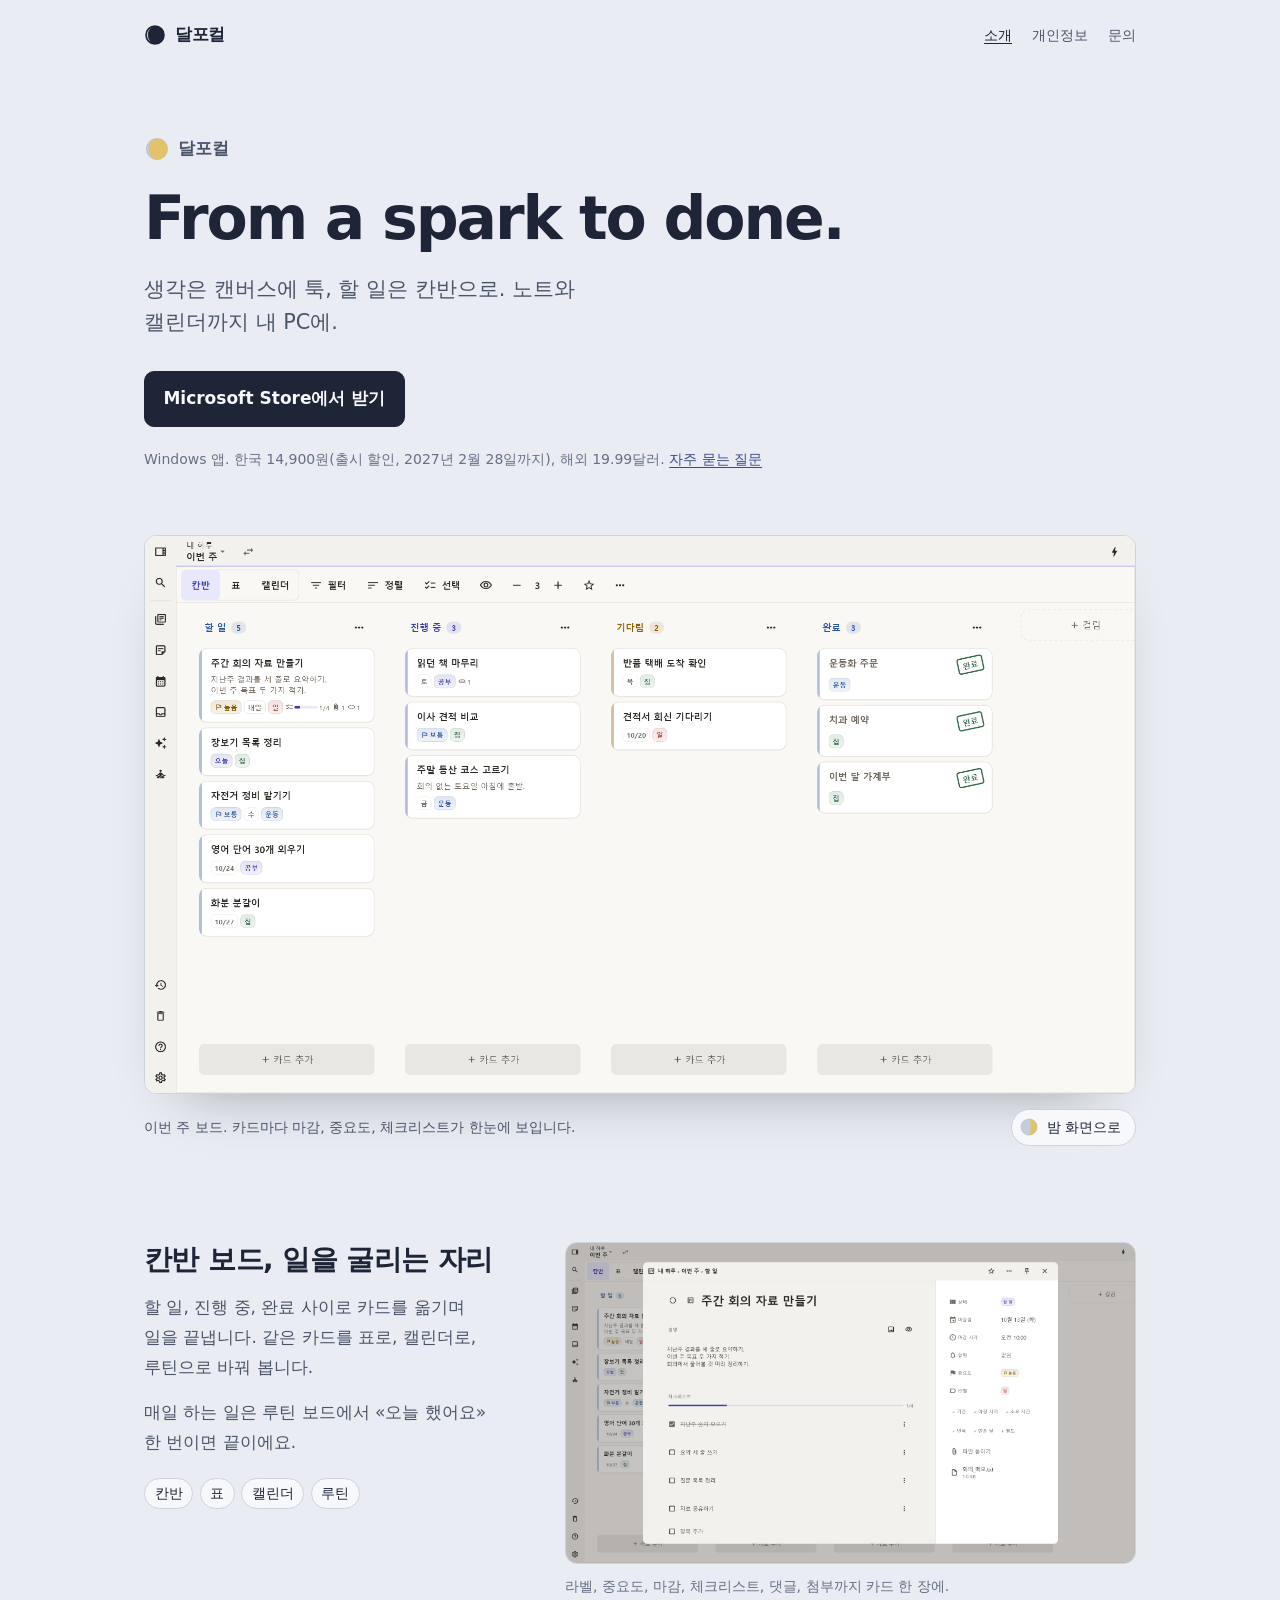
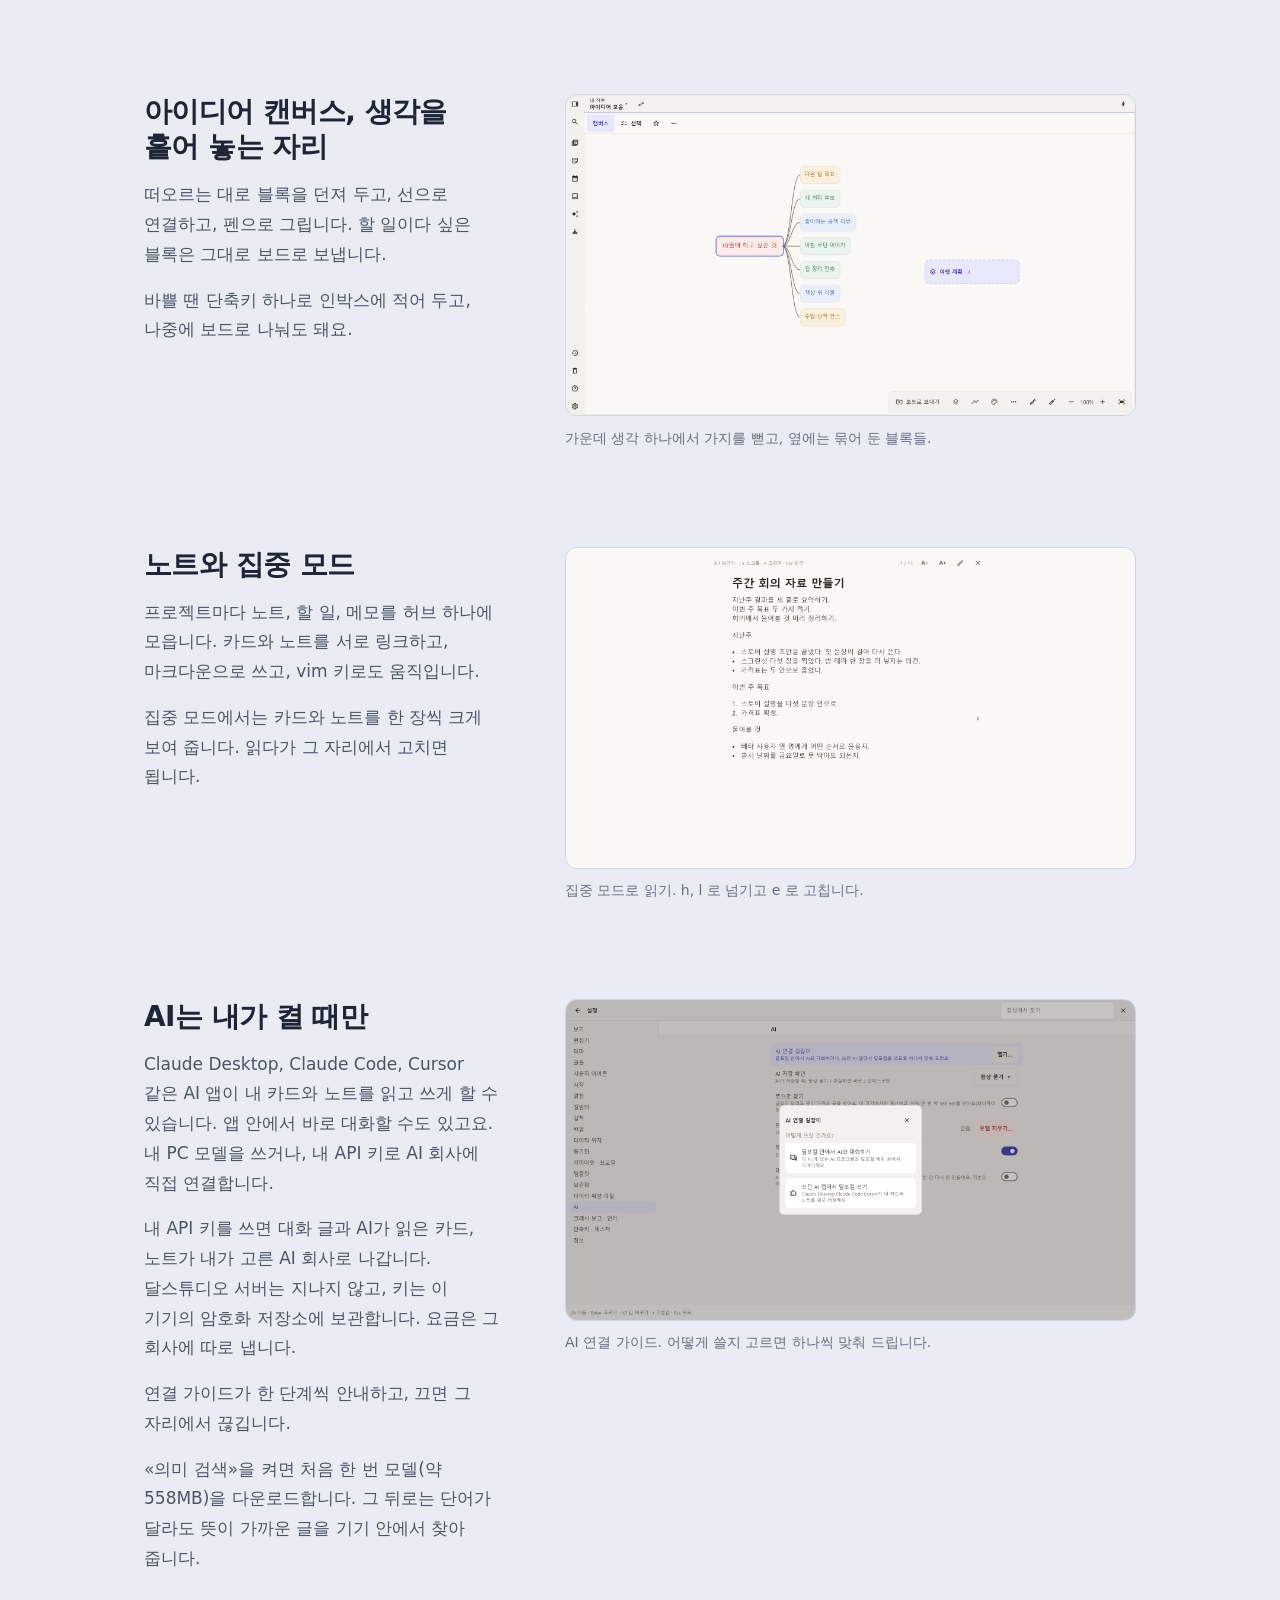
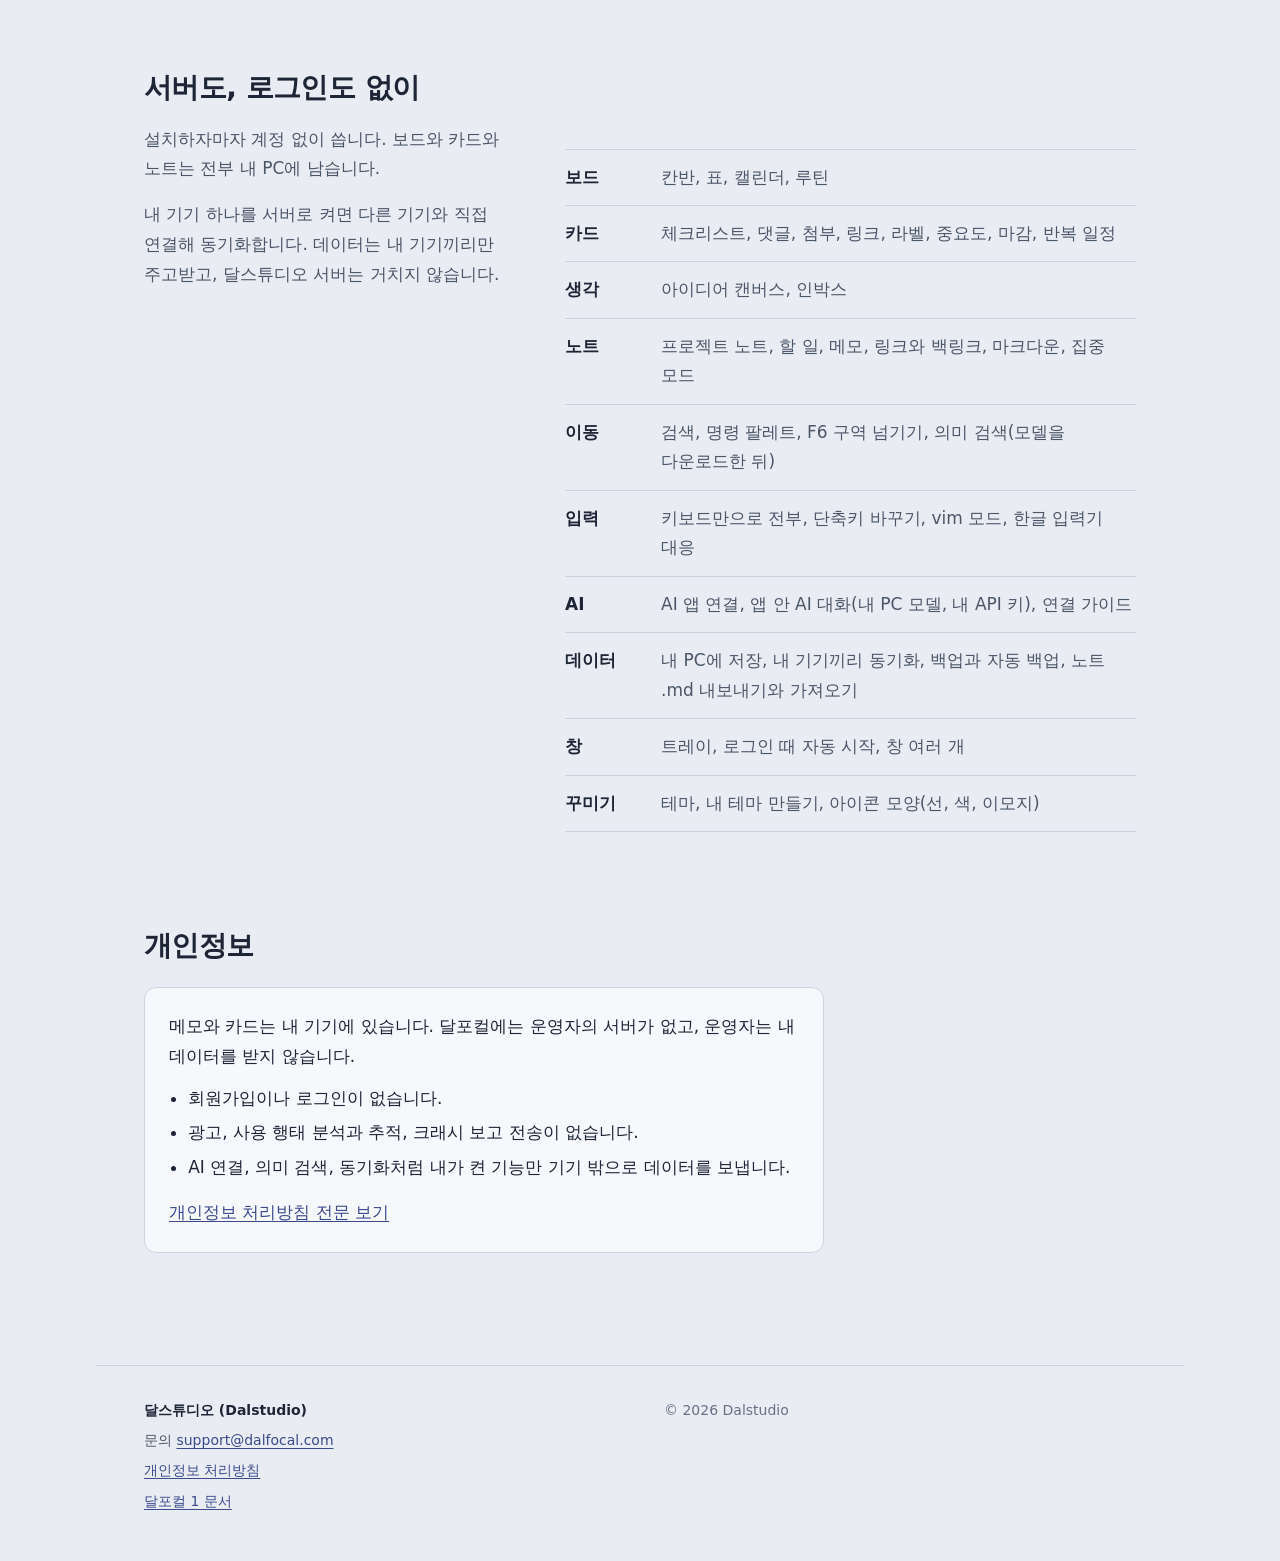
<file: index.html>
<!doctype html>
<html lang="ko">
<head>
<meta charset="utf-8">
<meta name="viewport" content="width=device-width, initial-scale=1">
<title>달포컬 Dalfocal</title>
<meta name="description" content="생각은 캔버스에 툭, 할 일은 칸반으로. 노트와 캘린더까지 내 PC에. 달포컬 2, Windows 먼저.">
<link rel="stylesheet" href="styles.css">
<link rel="icon" type="image/png" href="icon.png">
</head>
<body>
<a class="skip" href="#main">본문으로 건너뛰기</a>

<!-- 생성 파일. 고치려면 dalstudio-hub 의 원본을 고치고 scripts/build-dalfocal-com.py 를 다시 돌린다. -->
<header class="top wrap">
  <a class="mark" href="./">
    <svg viewBox="0 0 64 64" aria-hidden="true"><circle cx="32" cy="32" r="26" fill="none" stroke="currentColor" stroke-width="5"/><path d="M32 6 A26 26 0 0 1 32 58 A20.8 26 0 0 1 32 6 Z" fill="currentColor"/></svg>
    달포컬
  </a>
  <nav aria-label="주요 메뉴">
    <a href="./" aria-current="page">소개</a>
    <a href="privacy.html">개인정보</a>
    <a href="mailto:support@dalfocal.com">문의</a>
  </nav>
</header>

<main id="main" class="wrap">
  <section class="product-hero" aria-labelledby="title">
    <p class="product-name">
      <svg class="moon" viewBox="0 0 64 64" aria-hidden="true"><circle class="shade" cx="32" cy="32" r="26"/><path class="lit" d="M32 6 A26 26 0 0 1 32 58 A20.8 26 0 0 1 32 6 Z"/></svg>
      달포컬
    </p>
    <h1 id="title" lang="en">From a spark to done.</h1>
    <p class="lede">생각은 캔버스에 툭, 할 일은 칸반으로. 노트와 캘린더까지 내 PC에.</p>
    <div class="get">
      <a class="btn primary" href="https://apps.microsoft.com/detail/9PK4TSSR72XB" target="_blank" rel="noopener">Microsoft Store에서 받기</a>
    </div>
    <p class="small">Windows 앱. 한국 14,900원(출시 할인, 2027년 2월 28일까지), 해외 19.99달러. <a href="https://dalstudio.app/faq">자주 묻는 질문</a></p>
  </section>

  <figure class="shot" data-mode="day" data-daynight>
    <div class="frame">
      <img class="day" src="shots/02_kanban.png" width="1920" height="1080"
           alt="달포컬 칸반 보드. 할 일, 진행 중, 기다림, 완료 네 칸에 이번 주 카드가 놓여 있다.">
      <img class="night" src="shots/08_kanban_night.png" width="1920" height="1080" aria-hidden="true"
           alt="같은 칸반 보드를 밤 테마로 본 화면.">
    </div>
    <figcaption>
      <span>이번 주 보드. 카드마다 마감, 중요도, 체크리스트가 한눈에 보입니다.</span>
      <button class="toggle" type="button" aria-pressed="false">
        <svg viewBox="0 0 64 64" aria-hidden="true"><circle cx="32" cy="32" r="26" fill="var(--moon-dark)" stroke="var(--moon-edge)"/><path d="M32 6 A26 26 0 0 1 32 58 A5.2 26 0 0 0 32 6 Z" fill="var(--moon-lit)"/></svg>
        <span>밤 화면으로</span>
      </button>
    </figcaption>
  </figure>

  <section class="feature" aria-labelledby="f-board">
    <div class="text">
      <h2 id="f-board">칸반 보드, 일을 굴리는 자리</h2>
      <p>할 일, 진행 중, 완료 사이로 카드를 옮기며 일을 끝냅니다. 같은 카드를 표로, 캘린더로, 루틴으로 바꿔 봅니다.</p>
      <p>매일 하는 일은 루틴 보드에서 «오늘 했어요» 한 번이면 끝이에요.</p>
      <ul class="views" aria-label="보드 보기">
        <li>칸반</li><li>표</li><li>캘린더</li><li>루틴</li>
      </ul>
    </div>
    <figure>
      <img src="shots/06_card_detail.png" width="1920" height="1080" loading="lazy"
           alt="카드 상세 화면. 설명과 체크리스트, 오른쪽에 상태, 마감일, 중요도, 라벨, 첨부 파일이 있다.">
      <figcaption>라벨, 중요도, 마감, 체크리스트, 댓글, 첨부까지 카드 한 장에.</figcaption>
    </figure>
  </section>

  <section class="feature" aria-labelledby="f-canvas">
    <div class="text">
      <h2 id="f-canvas">아이디어 캔버스, 생각을 흩어 놓는 자리</h2>
      <p>떠오르는 대로 블록을 던져 두고, 선으로 연결하고, 펜으로 그립니다. 할 일이다 싶은 블록은 그대로 보드로 보냅니다.</p>
      <p>바쁠 땐 단축키 하나로 인박스에 적어 두고, 나중에 보드로 나눠도 돼요.</p>
    </div>
    <figure>
      <img src="shots/01_canvas.png" width="1920" height="1080" loading="lazy"
           alt="아이디어 캔버스. 가운데 '10월에 하고 싶은 것'에서 일곱 갈래로 생각이 뻗어 있다.">
      <figcaption>가운데 생각 하나에서 가지를 뻗고, 옆에는 묶어 둔 블록들.</figcaption>
    </figure>
  </section>

  <section class="feature" aria-labelledby="f-notes">
    <div class="text">
      <h2 id="f-notes">노트와 집중 모드</h2>
      <p>프로젝트마다 노트, 할 일, 메모를 허브 하나에 모읍니다. 카드와 노트를 서로 링크하고, 마크다운으로 쓰고, vim 키로도 움직입니다.</p>
      <p>집중 모드에서는 카드와 노트를 한 장씩 크게 보여 줍니다. 읽다가 그 자리에서 고치면 됩니다.</p>
    </div>
    <figure>
      <img src="shots/05_zen.png" width="1920" height="1080" loading="lazy"
           alt="집중 모드 화면. 회의 카드 한 장이 화면 가운데 크게 펼쳐져 있다.">
      <figcaption>집중 모드로 읽기. h, l 로 넘기고 e 로 고칩니다.</figcaption>
    </figure>
  </section>

  <section class="feature" aria-labelledby="f-ai">
    <div class="text">
      <h2 id="f-ai">AI는 내가 켤 때만</h2>
      <p>Claude Desktop, Claude Code, Cursor 같은 AI 앱이 내 카드와 노트를 읽고 쓰게 할 수 있습니다. 앱 안에서 바로 대화할 수도 있고요. 내 PC 모델을 쓰거나, 내 API 키로 AI 회사에 직접 연결합니다.</p>
      <p>내 API 키를 쓰면 대화 글과 AI가 읽은 카드, 노트가 내가 고른 AI 회사로 나갑니다. 달스튜디오 서버는 지나지 않고, 키는 이 기기의 암호화 저장소에 보관합니다. 요금은 그 회사에 따로 냅니다.</p>
      <p>연결 가이드가 한 단계씩 안내하고, 끄면 그 자리에서 끊깁니다.</p>
      <p>«의미 검색»을 켜면 처음 한 번 모델(약 558MB)을 다운로드합니다. 그 뒤로는 단어가 달라도 뜻이 가까운 글을 기기 안에서 찾아 줍니다.</p>
    </div>
    <figure>
      <img src="shots/07_ai_guide.png" width="1920" height="1080" loading="lazy"
           alt="설정의 AI 연결 가이드. 달포컬 안에서 AI와 대화하기, 쓰던 AI 앱에서 달포컬 쓰기 두 가지를 고른다.">
      <figcaption>AI 연결 가이드. 어떻게 쓸지 고르면 하나씩 맞춰 드립니다.</figcaption>
    </figure>
  </section>

  <section aria-labelledby="f-data">
    <h2 id="f-data">서버도, 로그인도 없이</h2>
    <div class="feature" style="margin-top:1.25rem">
      <div class="text">
        <p>설치하자마자 계정 없이 씁니다. 보드와 카드와 노트는 전부 내 PC에 남습니다.</p>
        <p>내 기기 하나를 서버로 켜면 다른 기기와 직접 연결해 동기화합니다. 데이터는 내 기기끼리만 주고받고, 달스튜디오 서버는 거치지 않습니다.</p>
      </div>
      <dl class="included">
        <dt>보드</dt><dd>칸반, 표, 캘린더, 루틴</dd>
        <dt>카드</dt><dd>체크리스트, 댓글, 첨부, 링크, 라벨, 중요도, 마감, 반복 일정</dd>
        <dt>생각</dt><dd>아이디어 캔버스, 인박스</dd>
        <dt>노트</dt><dd>프로젝트 노트, 할 일, 메모, 링크와 백링크, 마크다운, 집중 모드</dd>
        <dt>이동</dt><dd>검색, 명령 팔레트, F6 구역 넘기기, 의미 검색(모델을 다운로드한 뒤)</dd>
        <dt>입력</dt><dd>키보드만으로 전부, 단축키 바꾸기, vim 모드, 한글 입력기 대응</dd>
        <dt>AI</dt><dd>AI 앱 연결, 앱 안 AI 대화(내 PC 모델, 내 API 키), 연결 가이드</dd>
        <dt>데이터</dt><dd>내 PC에 저장, 내 기기끼리 동기화, 백업과 자동 백업, 노트 .md 내보내기와 가져오기</dd>
        <dt>창</dt><dd>트레이, 로그인 때 자동 시작, 창 여러 개</dd>
        <dt>꾸미기</dt><dd>테마, 내 테마 만들기, 아이콘 모양(선, 색, 이모지)</dd>
      </dl>
    </div>
  </section>

  <section aria-labelledby="f-privacy">
    <h2 id="f-privacy">개인정보</h2>
    <div class="privacy-box">
      <p>메모와 카드는 내 기기에 있습니다. 달포컬에는 운영자의 서버가 없고, 운영자는 내 데이터를 받지 않습니다.</p>
      <ul>
        <li>회원가입이나 로그인이 없습니다.</li>
        <li>광고, 사용 행태 분석과 추적, 크래시 보고 전송이 없습니다.</li>
        <li>AI 연결, 의미 검색, 동기화처럼 내가 켠 기능만 기기 밖으로 데이터를 보냅니다.</li>
      </ul>
      <a href="privacy.html">개인정보 처리방침 전문 보기</a>
    </div>
  </section>
</main>

<footer id="contact" class="foot wrap">
  <div>
    <p class="who">달스튜디오 (Dalstudio)</p>
    <p>문의 <a href="mailto:support@dalfocal.com">support@dalfocal.com</a></p>
    <p><a href="privacy.html">개인정보 처리방침</a></p>
    <p><a href="guide.html">달포컬 1 문서</a></p>
  </div>
  <div class="biz">
    <p>© 2026 Dalstudio</p>
  </div>
</footer>

<script>
  // 낮과 밤 스크린샷 바꾸기. 스크립트가 없으면 낮 화면만 보인다.
  (function () {
    var fig = document.querySelector('[data-daynight]');
    if (!fig) return;
    var btn = fig.querySelector('.toggle');
    var label = btn.querySelector('span');
    var day = fig.querySelector('img.day');
    var night = fig.querySelector('img.night');
    btn.addEventListener('click', function () {
      var toNight = fig.getAttribute('data-mode') !== 'night';
      fig.setAttribute('data-mode', toNight ? 'night' : 'day');
      btn.setAttribute('aria-pressed', String(toNight));
      label.textContent = toNight ? '낮 화면으로' : '밤 화면으로';
      day.setAttribute('aria-hidden', String(toNight));
      night.setAttribute('aria-hidden', String(!toNight));
    });
  })();
</script>
</body>
</html>
</file>
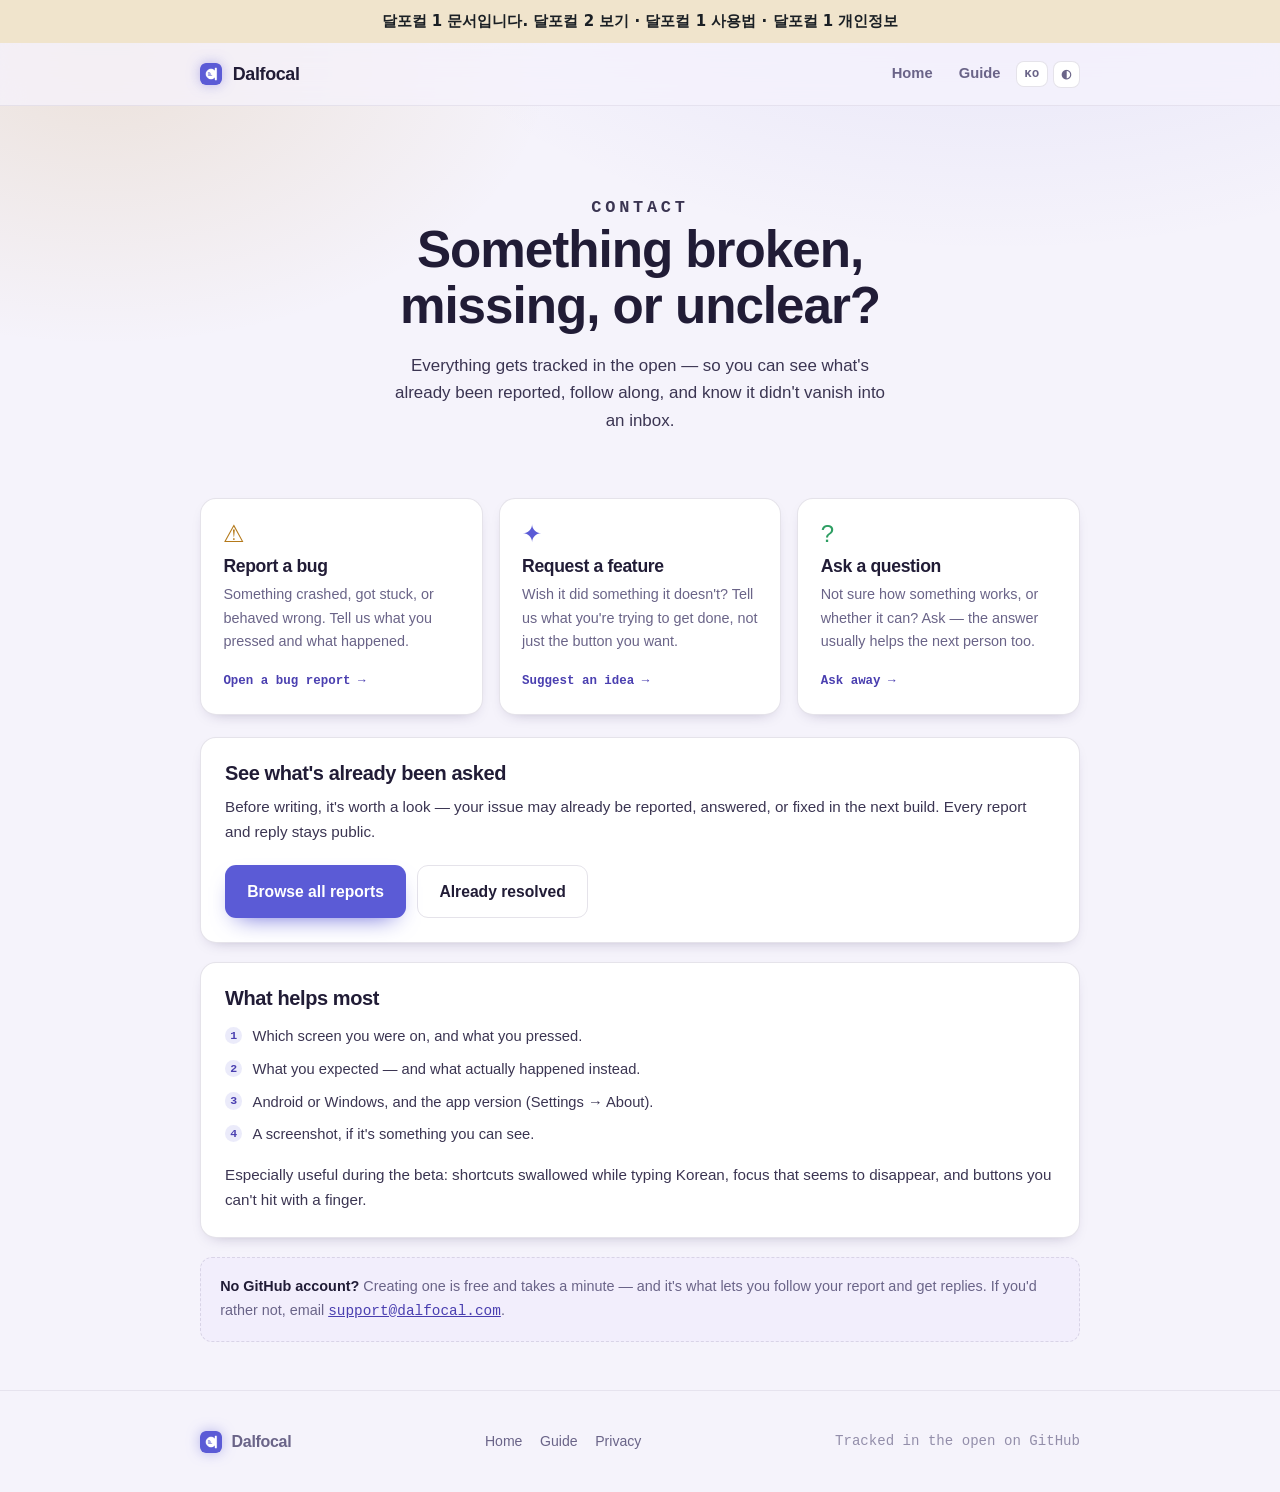
<file: contact.html>
<!doctype html>
<html lang="en">
<head>
<meta charset="utf-8">
<meta name="viewport" content="width=device-width, initial-scale=1">
<title>(달포컬 1) Contact — Dalfocal</title>
<meta name="description" content="Report a bug, request a feature, or ask a question about Dalfocal. Everything is tracked in the open on GitHub, so you can see what's already been asked and answered.">
<meta property="og:title" content="Contact — Dalfocal">
<meta property="og:description" content="Report a bug, request a feature, or ask a question. Tracked in the open.">
<meta name="theme-color" content="#131120">
<meta property="og:image" content="https://dalfocal.com/icon.png">
<link rel="icon" type="image/png" href="icon.png">
<link rel="apple-touch-icon" href="icon.png">
<style>
/* Dalfocal — twilight identity (shared tokens with index.html) */
:root{
  --bg:#F5F3FB;--bg-2:#ECE8F8;--panel:#FFFFFF;--panel-2:#F2EEFC;
  --line:rgba(40,26,80,.12);--line-2:rgba(40,26,80,.07);
  --ink:#211C36;--ink-2:#3B3552;--dim:#6A6488;
  --accent:#5B5BD6;--accent-2:#4A3FB0;--accent-soft:rgba(91,91,214,.12);
  --spark:#B4791A;--spark-soft:rgba(180,121,26,.14);--good:#2E9E63;
  --glow:none;--shadow:0 18px 40px -24px rgba(40,26,80,.45);
  --shadow-sm:0 6px 16px -10px rgba(40,26,80,.4);
  color-scheme:light;
}
@media (prefers-color-scheme: dark){
  :root{
    --bg:#131120;--bg-2:#0e0c19;--panel:#1b1930;--panel-2:#241f3a;
    --line:rgba(255,255,255,.09);--line-2:rgba(255,255,255,.05);
    --ink:#ECEAF6;--ink-2:#CFC9EA;--dim:#A6A0C6;
    --accent:#8B7CFF;--accent-2:#A99BFF;--accent-soft:rgba(139,124,255,.16);
    --spark:#F6C86B;--spark-soft:rgba(246,200,107,.16);--good:#5FD08A;
    --glow:0 0 44px -8px rgba(139,124,255,.35);
    --shadow:0 30px 60px -30px rgba(0,0,0,.75);
    --shadow-sm:0 10px 26px -16px rgba(0,0,0,.7);
    color-scheme:dark;
  }
}
:root[data-theme="light"]{
  --bg:#F5F3FB;--bg-2:#ECE8F8;--panel:#FFFFFF;--panel-2:#F2EEFC;
  --line:rgba(40,26,80,.12);--line-2:rgba(40,26,80,.07);
  --ink:#211C36;--ink-2:#3B3552;--dim:#6A6488;
  --accent:#5B5BD6;--accent-2:#4A3FB0;--accent-soft:rgba(91,91,214,.12);
  --spark:#B4791A;--spark-soft:rgba(180,121,26,.14);--good:#2E9E63;
  --glow:none;--shadow:0 18px 40px -24px rgba(40,26,80,.45);
  --shadow-sm:0 6px 16px -10px rgba(40,26,80,.4);
  color-scheme:light;
}
:root[data-theme="dark"]{
  --bg:#131120;--bg-2:#0e0c19;--panel:#1b1930;--panel-2:#241f3a;
  --line:rgba(255,255,255,.09);--line-2:rgba(255,255,255,.05);
  --ink:#ECEAF6;--ink-2:#CFC9EA;--dim:#A6A0C6;
  --accent:#8B7CFF;--accent-2:#A99BFF;--accent-soft:rgba(139,124,255,.16);
  --spark:#F6C86B;--spark-soft:rgba(246,200,107,.16);--good:#5FD08A;
  --glow:0 0 44px -8px rgba(139,124,255,.35);
  --shadow:0 30px 60px -30px rgba(0,0,0,.75);
  --shadow-sm:0 10px 26px -16px rgba(0,0,0,.7);
  color-scheme:dark;
}
:root{--appicon:url("[data-uri]")}

*{box-sizing:border-box}
html{-webkit-text-size-adjust:100%}
body{margin:0;
  background:radial-gradient(1100px 620px at 78% -8%, var(--accent-soft), transparent 60%),
    radial-gradient(820px 520px at 8% 4%, var(--spark-soft), transparent 55%),var(--bg);
  color:var(--ink);
  font-family:-apple-system,BlinkMacSystemFont,"Segoe UI",Roboto,"Apple SD Gothic Neo","Malgun Gothic","Noto Sans KR",sans-serif;
  font-size:17px;line-height:1.62;-webkit-font-smoothing:antialiased;overflow-x:hidden}
.mono{font-family:ui-monospace,"SF Mono","Cascadia Code","Segoe UI Mono",Menlo,Consolas,monospace}
.wrap{width:min(880px,92vw);margin-inline:auto}
a{color:inherit;text-decoration:none}
h1,h2,h3{text-wrap:balance;margin:0;letter-spacing:-.02em;line-height:1.1}
p{margin:0}
::selection{background:var(--accent);color:#fff}
:focus-visible{outline:2px solid var(--accent);outline-offset:3px;border-radius:4px}
:root .ko{display:none}
:root[data-lang="ko"] .ko{display:revert}
:root[data-lang="ko"] .en{display:none}

.bar{position:sticky;top:0;z-index:40;backdrop-filter:saturate(140%) blur(12px);
  background:color-mix(in srgb, var(--bg) 78%, transparent);border-bottom:1px solid var(--line-2)}
.bar .wrap{display:flex;align-items:center;gap:1rem;height:62px}
.brand{display:flex;align-items:center;gap:.6em;font-weight:750;letter-spacing:-.02em;font-size:1.12rem}
.moon{width:22px;height:22px;border-radius:27%;flex:none;background-image:var(--appicon);
  background-size:cover;background-position:center;box-shadow:0 0 16px -4px var(--accent)}
.bar nav{margin-left:auto;display:flex;align-items:center;gap:.35rem}
.bar nav a.navlink{padding:.4em .7em;border-radius:8px;color:var(--dim);font-size:.92rem;font-weight:550}
.bar nav a.navlink:hover{color:var(--ink);background:var(--panel-2)}
.toggle{font-family:ui-monospace,Menlo,monospace;font-size:.74rem;font-weight:600;letter-spacing:.04em;
  padding:.42em .6em;border-radius:8px;border:1px solid var(--line);background:var(--panel);color:var(--dim);cursor:pointer}
.toggle:hover{color:var(--ink);border-color:var(--accent)}

.btn{display:inline-flex;align-items:center;gap:.5em;padding:.82em 1.35em;border-radius:11px;
  font-weight:650;font-size:.98rem;background:var(--accent);color:#fff;border:1px solid transparent;
  box-shadow:0 10px 24px -12px var(--accent);transition:transform .12s ease, box-shadow .12s ease}
.btn:hover{transform:translateY(-2px);box-shadow:0 16px 30px -12px var(--accent)}
.btn.ghost{background:transparent;color:var(--ink);border-color:var(--line);box-shadow:none}
.btn.ghost:hover{border-color:var(--accent);color:var(--accent-2)}
.eyebrow{font-family:ui-monospace,Menlo,monospace;font-size:.72rem;letter-spacing:.22em;
  text-transform:uppercase;color:var(--accent-2);margin:0 0 .9rem;font-weight:600}

.head{padding:clamp(2.6rem,6vw,4.4rem) 0 1.6rem;text-align:center}
.head h1{font-size:clamp(2rem,5vw,3.2rem);font-weight:820}
.head p{color:var(--ink-2);max-width:54ch;margin:1.1rem auto 0;font-size:1.06rem}

/* the three routes */
.routes{display:grid;grid-template-columns:repeat(3,1fr);gap:1rem;margin:2.4rem 0 1.4rem}
.route{display:flex;flex-direction:column;padding:1.4rem;border:1px solid var(--line);border-radius:16px;
  background:var(--panel);box-shadow:var(--shadow-sm);transition:transform .12s ease,border-color .12s ease}
.route:hover{transform:translateY(-3px);border-color:var(--accent)}
.route .ic{font-size:1.5rem;line-height:1;margin-bottom:.7rem}
.route h3{font-size:1.1rem;margin-bottom:.45rem}
.route p{color:var(--dim);font-size:.9rem;flex:1;margin-bottom:1.1rem}
.route .go{font-family:ui-monospace,Menlo,monospace;font-size:.78rem;font-weight:650;color:var(--accent-2)}
.route.bug .ic{color:var(--spark)}
.route.idea .ic{color:var(--accent)}
.route.ask .ic{color:var(--good)}
@media(max-width:760px){.routes{grid-template-columns:1fr}}

.card{border:1px solid var(--line);border-radius:16px;background:var(--panel);
  box-shadow:var(--shadow-sm);padding:1.5rem;margin-bottom:1.2rem}
.card h2{font-size:1.25rem;margin-bottom:.7rem}
.card p{color:var(--ink-2);font-size:.95rem}
.card p + p{margin-top:.7rem}
.note{background:var(--panel-2);border:1px dashed var(--line);border-radius:12px;padding:1.1rem 1.2rem;
  font-size:.9rem;color:var(--dim)}
.note b{color:var(--ink)}
.steps{list-style:none;padding:0;margin:1rem 0 0;display:flex;flex-direction:column;gap:.55rem}
.steps li{display:flex;gap:.7em;font-size:.92rem;color:var(--ink-2)}
.steps li::before{content:counter(s);counter-increment:s;flex:none;width:1.5em;height:1.5em;border-radius:50%;
  background:var(--accent-soft);color:var(--accent-2);display:grid;place-items:center;
  font-family:ui-monospace,Menlo,monospace;font-size:.72rem;font-weight:700;margin-top:.15em}
.steps{counter-reset:s}
.cta-row{display:flex;gap:.7rem;flex-wrap:wrap;margin-top:1.3rem}
.mail{font-family:ui-monospace,Menlo,monospace;color:var(--accent-2);text-decoration:underline;word-break:break-all}

footer{border-top:1px solid var(--line-2);padding-block:2.4rem;margin-top:3rem;color:var(--dim);font-size:.88rem}
footer .wrap{display:flex;flex-wrap:wrap;gap:1rem;align-items:center;justify-content:space-between}
footer nav{display:flex;gap:1.1rem;flex-wrap:wrap}
footer a:hover{color:var(--ink)}
@media (prefers-reduced-motion: reduce){*{animation:none!important;transition:none!important}}
</style>
</head>
<body>
<p style="margin:0;padding:.65rem 1rem;background:#F0E4CC;color:#1A1F24;font:600 15px/1.5 system-ui,-apple-system,'Segoe UI','Malgun Gothic',sans-serif;text-align:center">달포컬 1 문서입니다. <a href="./" style="color:inherit">달포컬 2 보기</a> · <a href="guide.html" style="color:inherit">달포컬 1 사용법</a> · <a href="privacy-v1.html" style="color:inherit">달포컬 1 개인정보</a></p>

<header class="bar">
  <div class="wrap">
    <a class="brand" href="index.html"><span class="moon" aria-hidden="true"></span>Dalfocal</a>
    <nav>
      <a class="navlink" href="index.html"><span class="en">Home</span><span class="ko">홈</span></a>
      <a class="navlink" href="guide.html"><span class="en">Guide</span><span class="ko">사용법</span></a>
      <button class="toggle" id="lang" type="button" aria-label="Language">KO</button>
      <button class="toggle" id="theme" type="button" aria-label="Theme">◐</button>
    </nav>
  </div>
</header>

<main class="wrap">

  <div class="head">
    <p class="eyebrow"><span class="en">Contact</span><span class="ko">문의</span></p>
    <h1><span class="en">Something broken, missing, or unclear?</span><span class="ko">안 되거나, 없거나, 헷갈리는 게 있나요?</span></h1>
    <p><span class="en">Everything gets tracked in the open — so you can see what's already been reported, follow along, and know it didn't vanish into an inbox.</span><span class="ko">모든 문의는 공개로 기록됩니다 — 이미 올라온 건 뭔지 보고, 진행도 따라가고, 메일함에서 사라질 일도 없습니다.</span></p>
  </div>

  <div class="routes">
    <a class="route bug" href="https://github.com/Cruising0904/dalfocal/issues/new?labels=bug&amp;title=%5BBug%5D%20&amp;body=**What%20happened%3F**%0A%0A%0A**What%20did%20you%20expect%3F**%0A%0A%0A**Steps%20to%20reproduce**%0A1.%20%0A2.%20%0A%0A**Device%20/%20version**%20(Android%20or%20Windows%2C%20app%20version)%0A" target="_blank" rel="noopener">
      <span class="ic" aria-hidden="true">⚠</span>
      <h3><span class="en">Report a bug</span><span class="ko">버그 신고</span></h3>
      <p><span class="en">Something crashed, got stuck, or behaved wrong. Tell us what you pressed and what happened.</span><span class="ko">튕기거나, 멈추거나, 이상하게 동작할 때. 뭘 눌렀고 뭐가 벌어졌는지 알려주세요.</span></p>
      <span class="go"><span class="en">Open a bug report →</span><span class="ko">버그 신고하기 →</span></span>
    </a>

    <a class="route idea" href="https://github.com/Cruising0904/dalfocal/issues/new?labels=enhancement&amp;title=%5BIdea%5D%20&amp;body=**What%20would%20you%20like%20to%20do%3F**%0A%0A%0A**Why%20%E2%80%94%20what%20are%20you%20trying%20to%20get%20done%3F**%0A%0A%0A**How%20do%20you%20work%20around%20it%20today%3F**%0A" target="_blank" rel="noopener">
      <span class="ic" aria-hidden="true">✦</span>
      <h3><span class="en">Request a feature</span><span class="ko">기능 제안</span></h3>
      <p><span class="en">Wish it did something it doesn't? Tell us what you're trying to get done, not just the button you want.</span><span class="ko">있었으면 하는 게 있나요? 원하는 버튼보다 <b>하려는 일</b>을 알려주시면 좋습니다.</span></p>
      <span class="go"><span class="en">Suggest an idea →</span><span class="ko">아이디어 남기기 →</span></span>
    </a>

    <a class="route ask" href="https://github.com/Cruising0904/dalfocal/issues/new?labels=question&amp;title=%5BQuestion%5D%20&amp;body=**What%20would%20you%20like%20to%20know%3F**%0A%0A" target="_blank" rel="noopener">
      <span class="ic" aria-hidden="true">?</span>
      <h3><span class="en">Ask a question</span><span class="ko">질문하기</span></h3>
      <p><span class="en">Not sure how something works, or whether it can? Ask — the answer usually helps the next person too.</span><span class="ko">어떻게 쓰는지, 되는지 안 되는지 궁금할 때. 답변은 대개 다음 사람에게도 도움이 됩니다.</span></p>
      <span class="go"><span class="en">Ask away →</span><span class="ko">질문 남기기 →</span></span>
    </a>
  </div>

  <div class="card">
    <h2><span class="en">See what's already been asked</span><span class="ko">이미 올라온 문의 보기</span></h2>
    <p><span class="en">Before writing, it's worth a look — your issue may already be reported, answered, or fixed in the next build. Every report and reply stays public.</span><span class="ko">쓰기 전에 한 번 보세요 — 이미 신고됐거나, 답변됐거나, 다음 빌드에서 고쳐졌을 수 있습니다. 모든 문의와 답변은 공개로 남습니다.</span></p>
    <div class="cta-row">
      <a class="btn" href="https://github.com/Cruising0904/dalfocal/issues" target="_blank" rel="noopener"><span class="en">Browse all reports</span><span class="ko">전체 문의 목록</span></a>
      <a class="btn ghost" href="https://github.com/Cruising0904/dalfocal/issues?q=is%3Aissue+is%3Aclosed" target="_blank" rel="noopener"><span class="en">Already resolved</span><span class="ko">해결된 것들</span></a>
    </div>
  </div>

  <div class="card">
    <h2><span class="en">What helps most</span><span class="ko">이렇게 적어주시면 큰 도움</span></h2>
    <ol class="steps">
      <li><span class="en">Which screen you were on, and what you pressed.</span><span class="ko">어느 화면에서 뭘 눌렀는지.</span></li>
      <li><span class="en">What you expected — and what actually happened instead.</span><span class="ko">뭘 기대했는데 실제로 뭐가 벌어졌는지.</span></li>
      <li><span class="en">Android or Windows, and the app version (Settings → About).</span><span class="ko">Android인지 Windows인지, 앱 버전(설정 → 정보).</span></li>
      <li><span class="en">A screenshot, if it's something you can see.</span><span class="ko">눈에 보이는 문제라면 스크린샷 한 장.</span></li>
    </ol>
    <p style="margin-top:1rem"><span class="en">Especially useful during the beta: shortcuts swallowed while typing Korean, focus that seems to disappear, and buttons you can't hit with a finger.</span><span class="ko">베타 기간에 특히 유용한 제보: 한글 입력 중 단축키가 글자를 가로챈 경우, 포커스가 사라진 것 같은 순간, 손가락으로는 못 누르던 버튼.</span></p>
  </div>

  <div class="note">
    <b><span class="en">No GitHub account?</span><span class="ko">GitHub 계정이 없다면?</span></b>
    <span class="en"> Creating one is free and takes a minute — and it's what lets you follow your report and get replies. If you'd rather not, email </span>
    <span class="ko"> 만드는 데 1분이면 되고 무료입니다 — 내 문의의 진행과 답변을 받으려면 이 편이 낫습니다. 원치 않으시면 메일로 보내주세요: </span>
    <a class="mail" href="mailto:support@dalfocal.com?subject=Dalfocal%20-%20">support@dalfocal.com</a><span class="en">.</span><span class="ko">.</span>
  </div>

</main>

<footer>
  <div class="wrap">
    <p class="brand" style="font-size:1rem"><span class="moon" aria-hidden="true"></span>Dalfocal</p>
    <nav>
      <a href="index.html"><span class="en">Home</span><span class="ko">홈</span></a>
      <a href="guide.html"><span class="en">Guide</span><span class="ko">사용법</span></a>
      <a href="privacy-v1.html"><span class="en">Privacy</span><span class="ko">개인정보</span></a>
    </nav>
    <p class="mono" style="opacity:.7"><span class="en">Tracked in the open on GitHub</span><span class="ko">GitHub에 공개로 기록</span></p>
  </div>
</footer>

<script>
(function(){
  "use strict";
  var root=document.documentElement;
  function setLang(l){root.setAttribute("data-lang",l);document.getElementById("lang").textContent=(l==="ko"?"EN":"KO");}
  setLang((navigator.language||"en").toLowerCase().indexOf("ko")===0?"ko":"en");
  document.getElementById("lang").addEventListener("click",function(){
    setLang(root.getAttribute("data-lang")==="ko"?"en":"ko");
  });
  document.getElementById("theme").addEventListener("click",function(){
    var dark=window.matchMedia("(prefers-color-scheme: dark)").matches;
    var cur=root.getAttribute("data-theme")||(dark?"dark":"light");
    root.setAttribute("data-theme",cur==="dark"?"light":"dark");
  });
})();
</script>
</body>
</html>
</file>
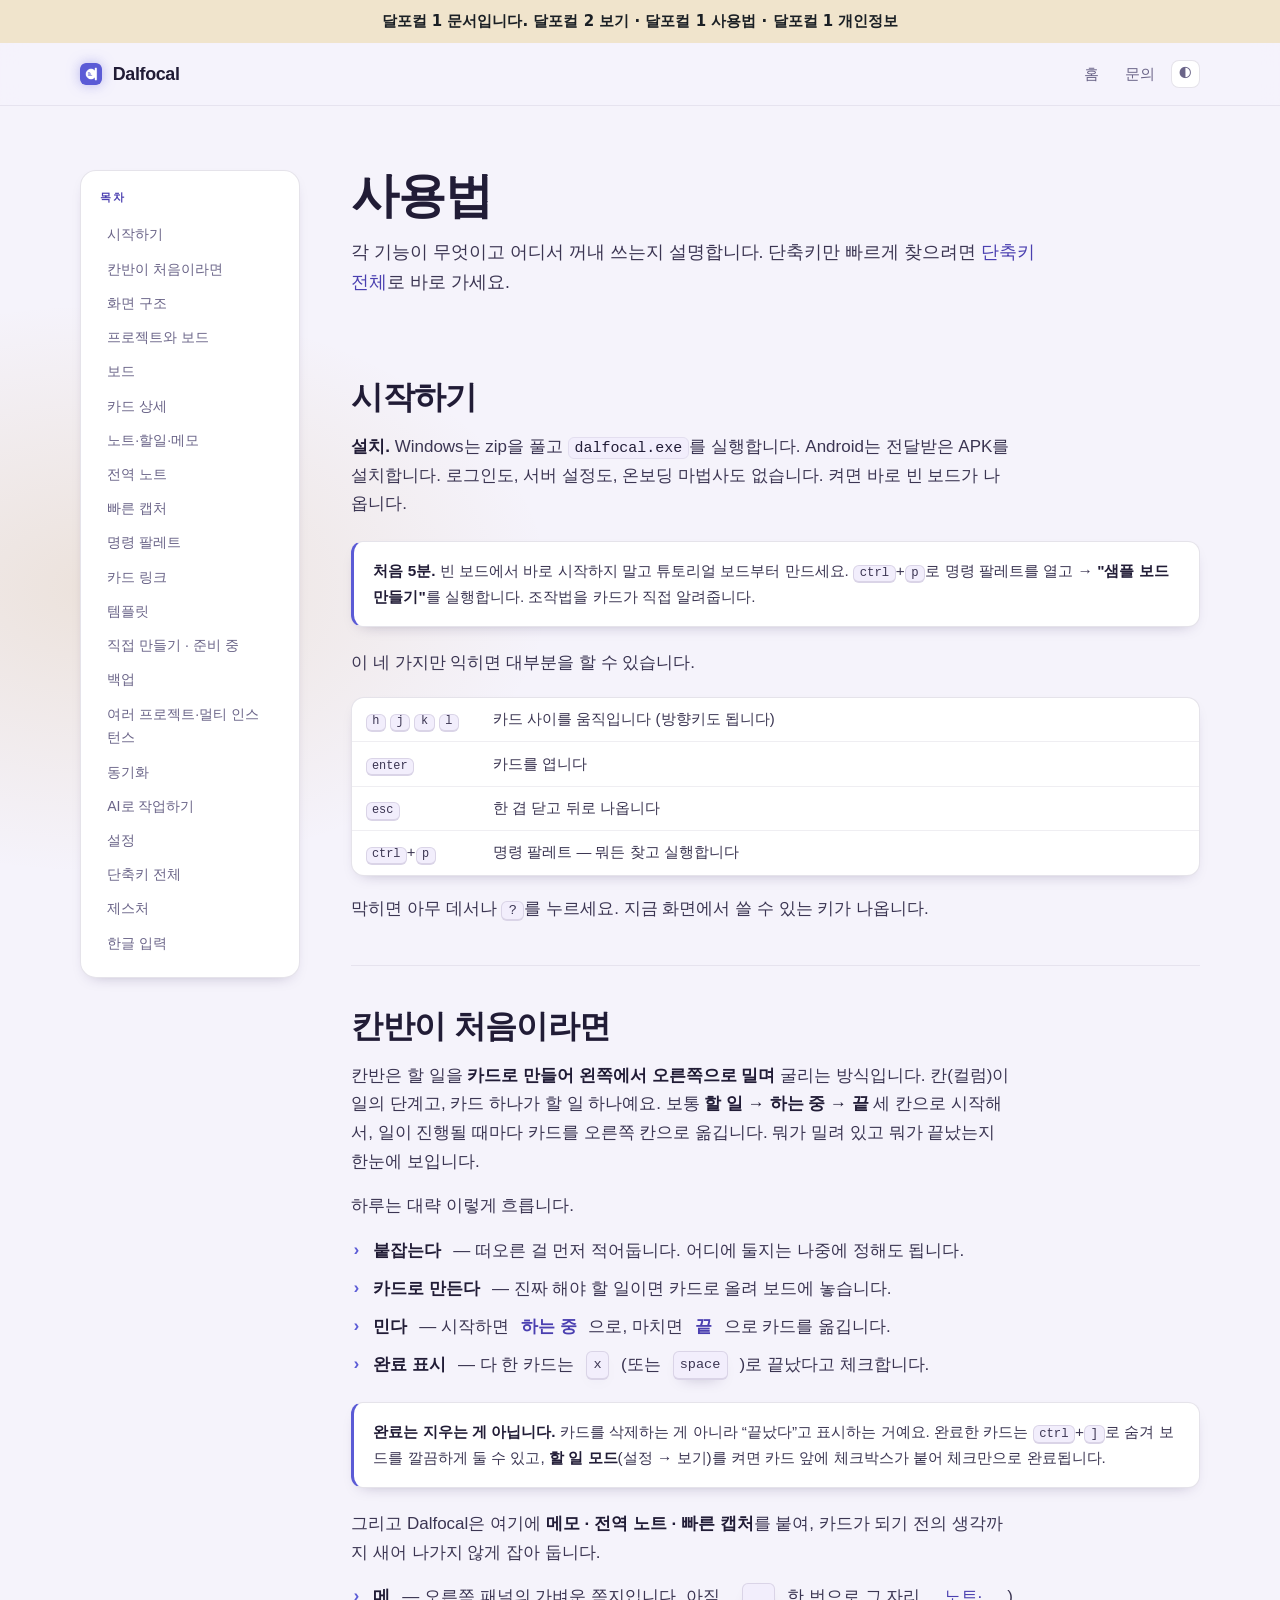
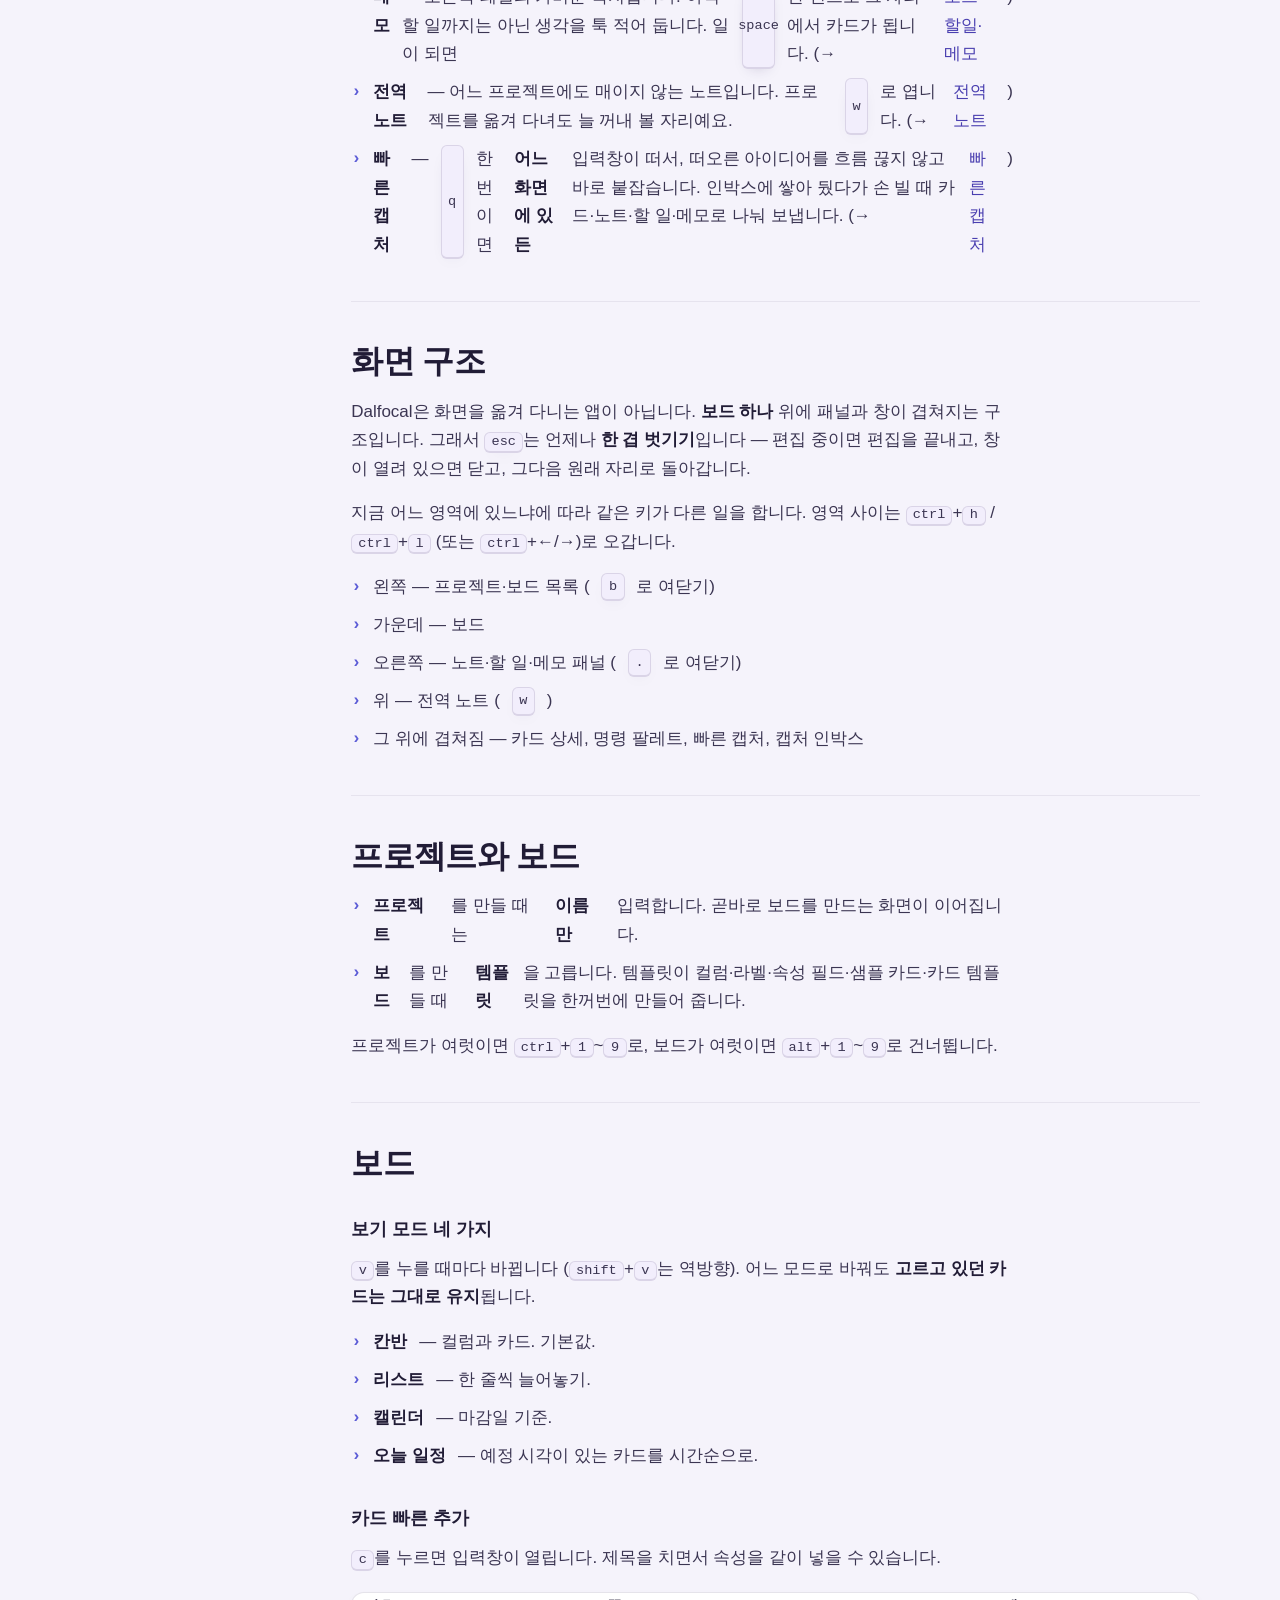
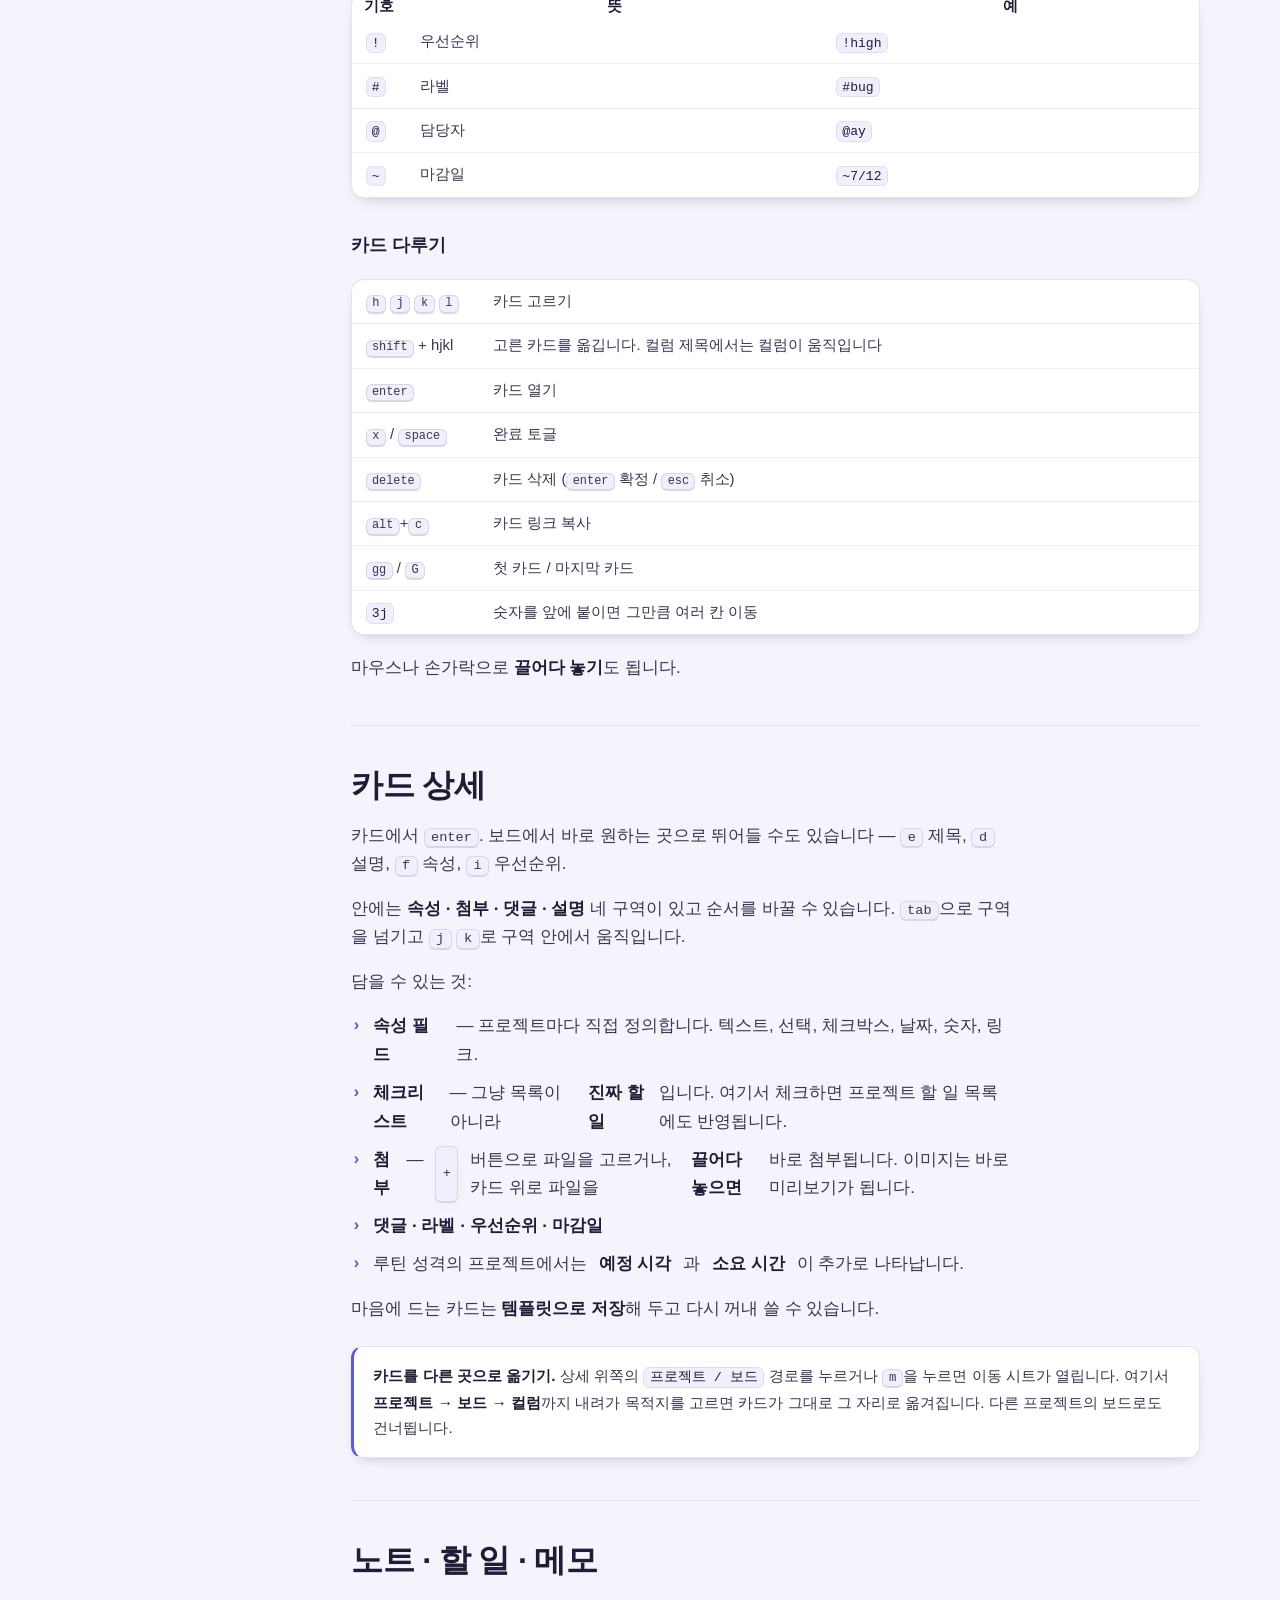
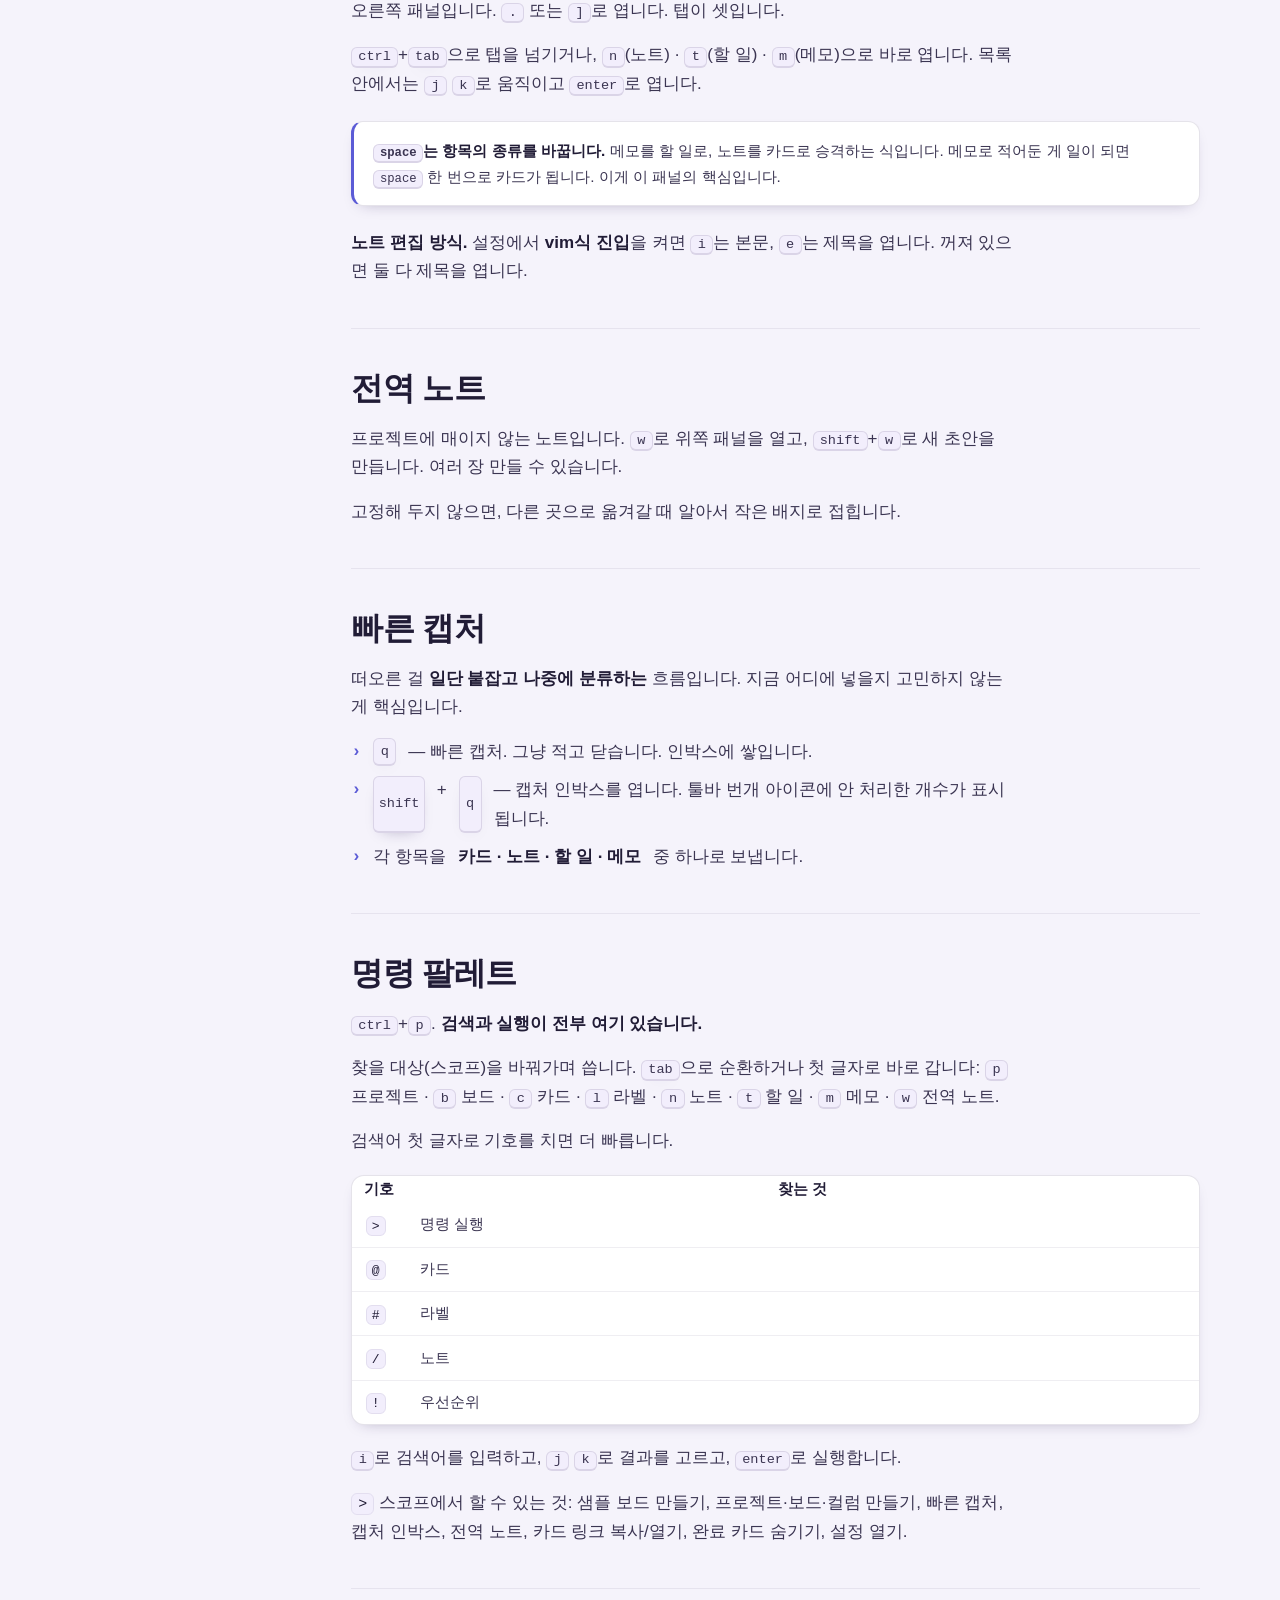
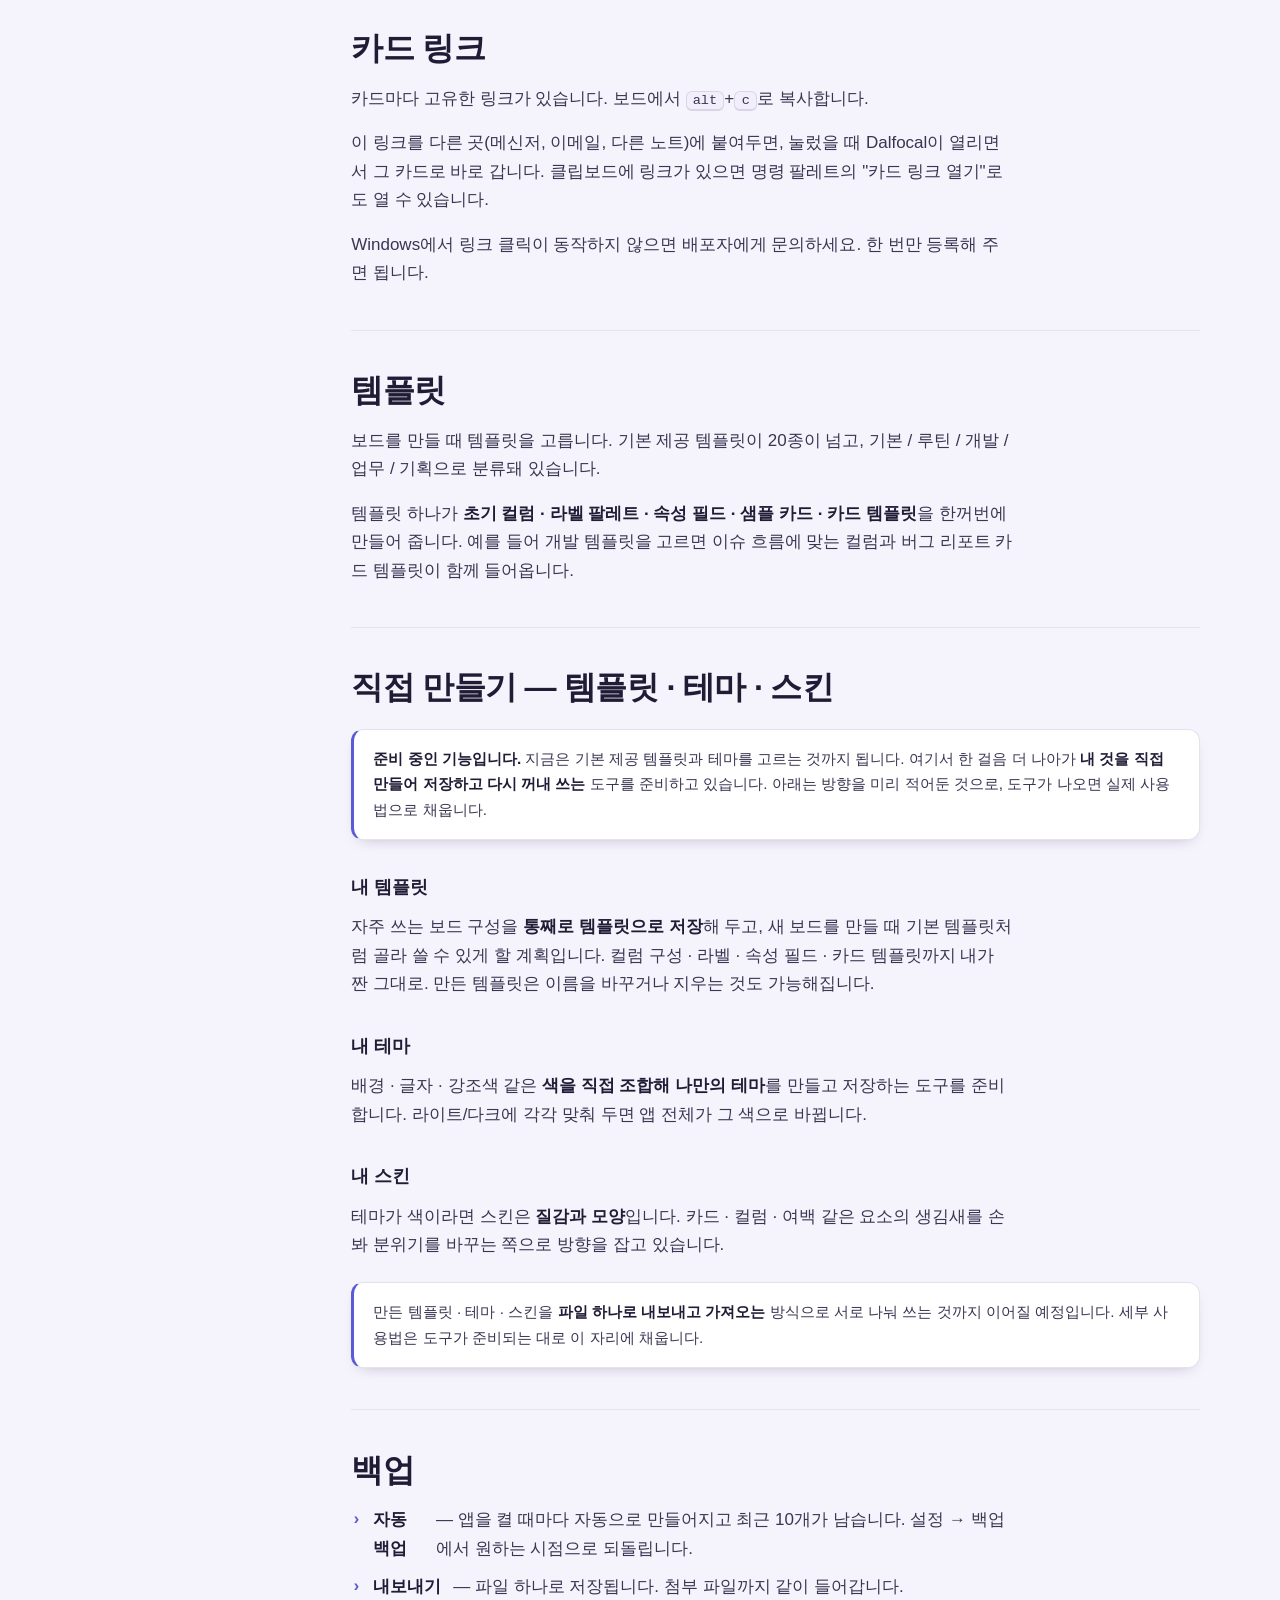
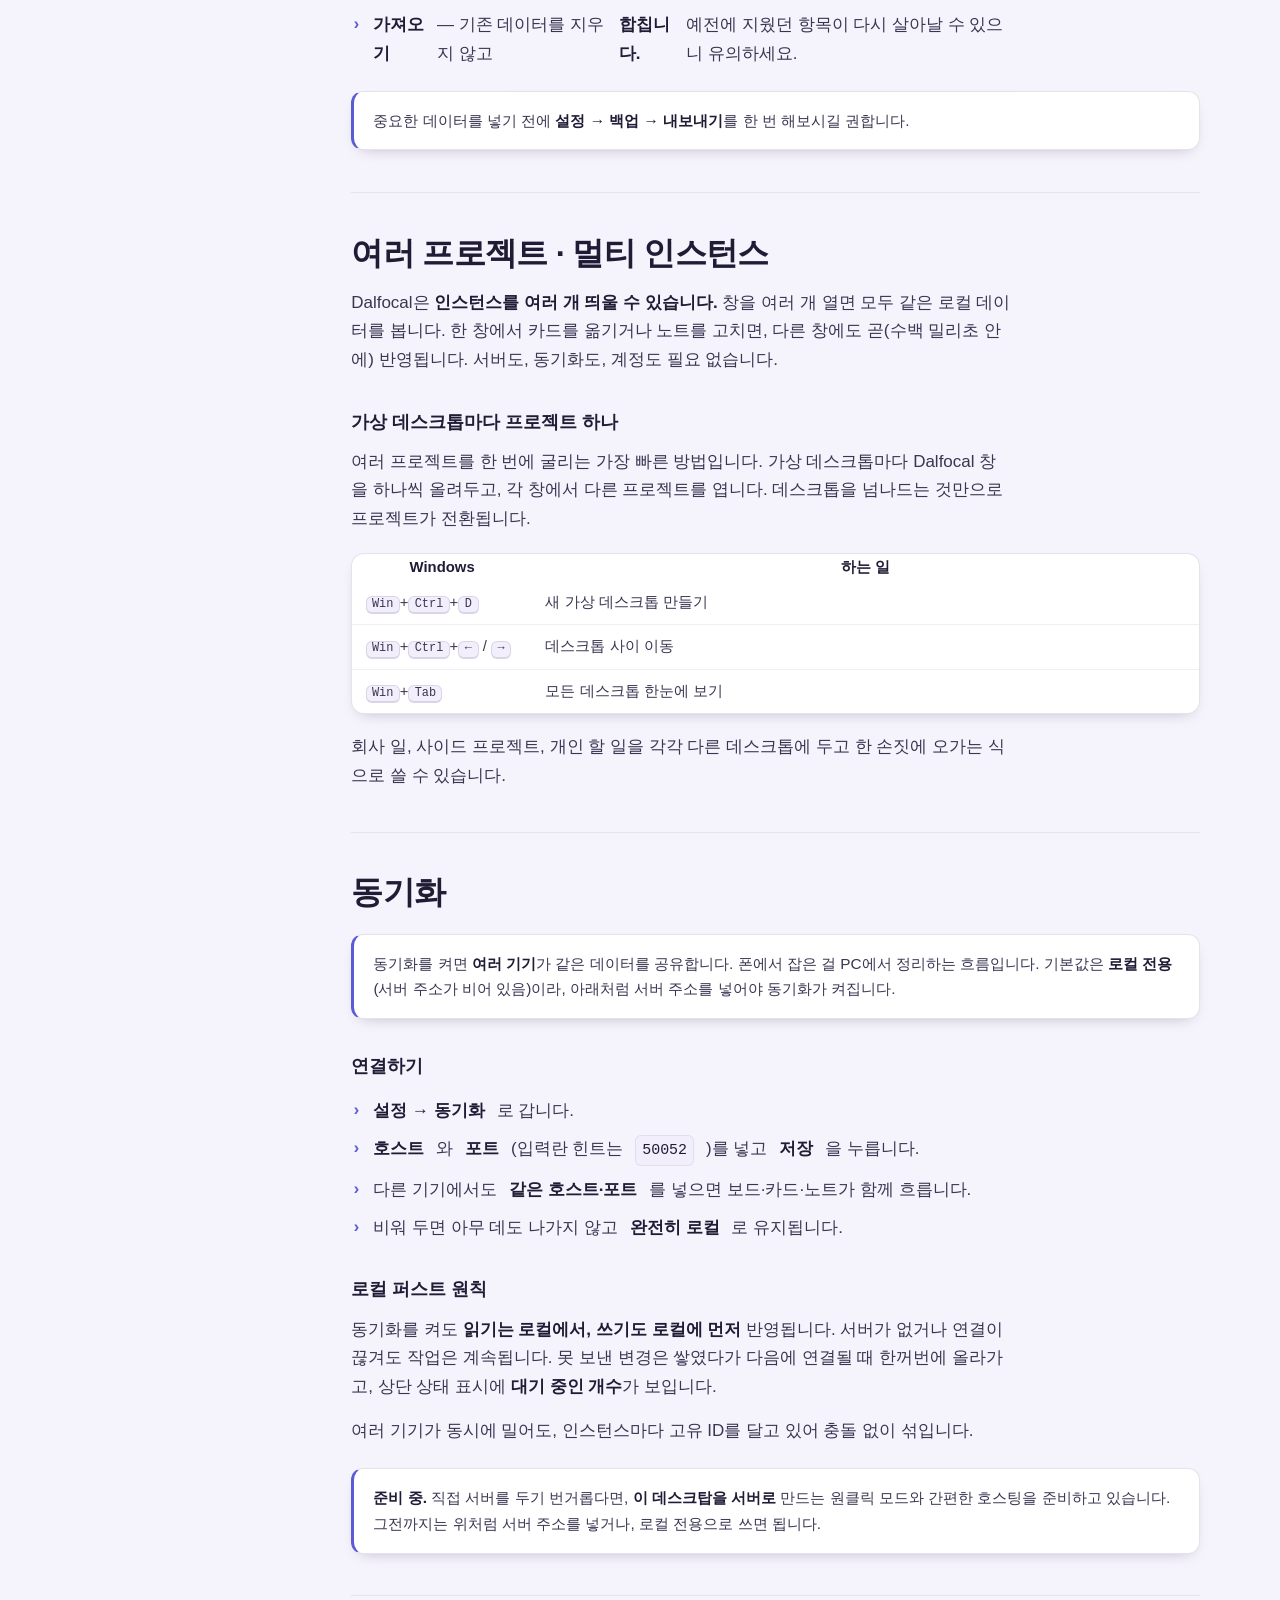
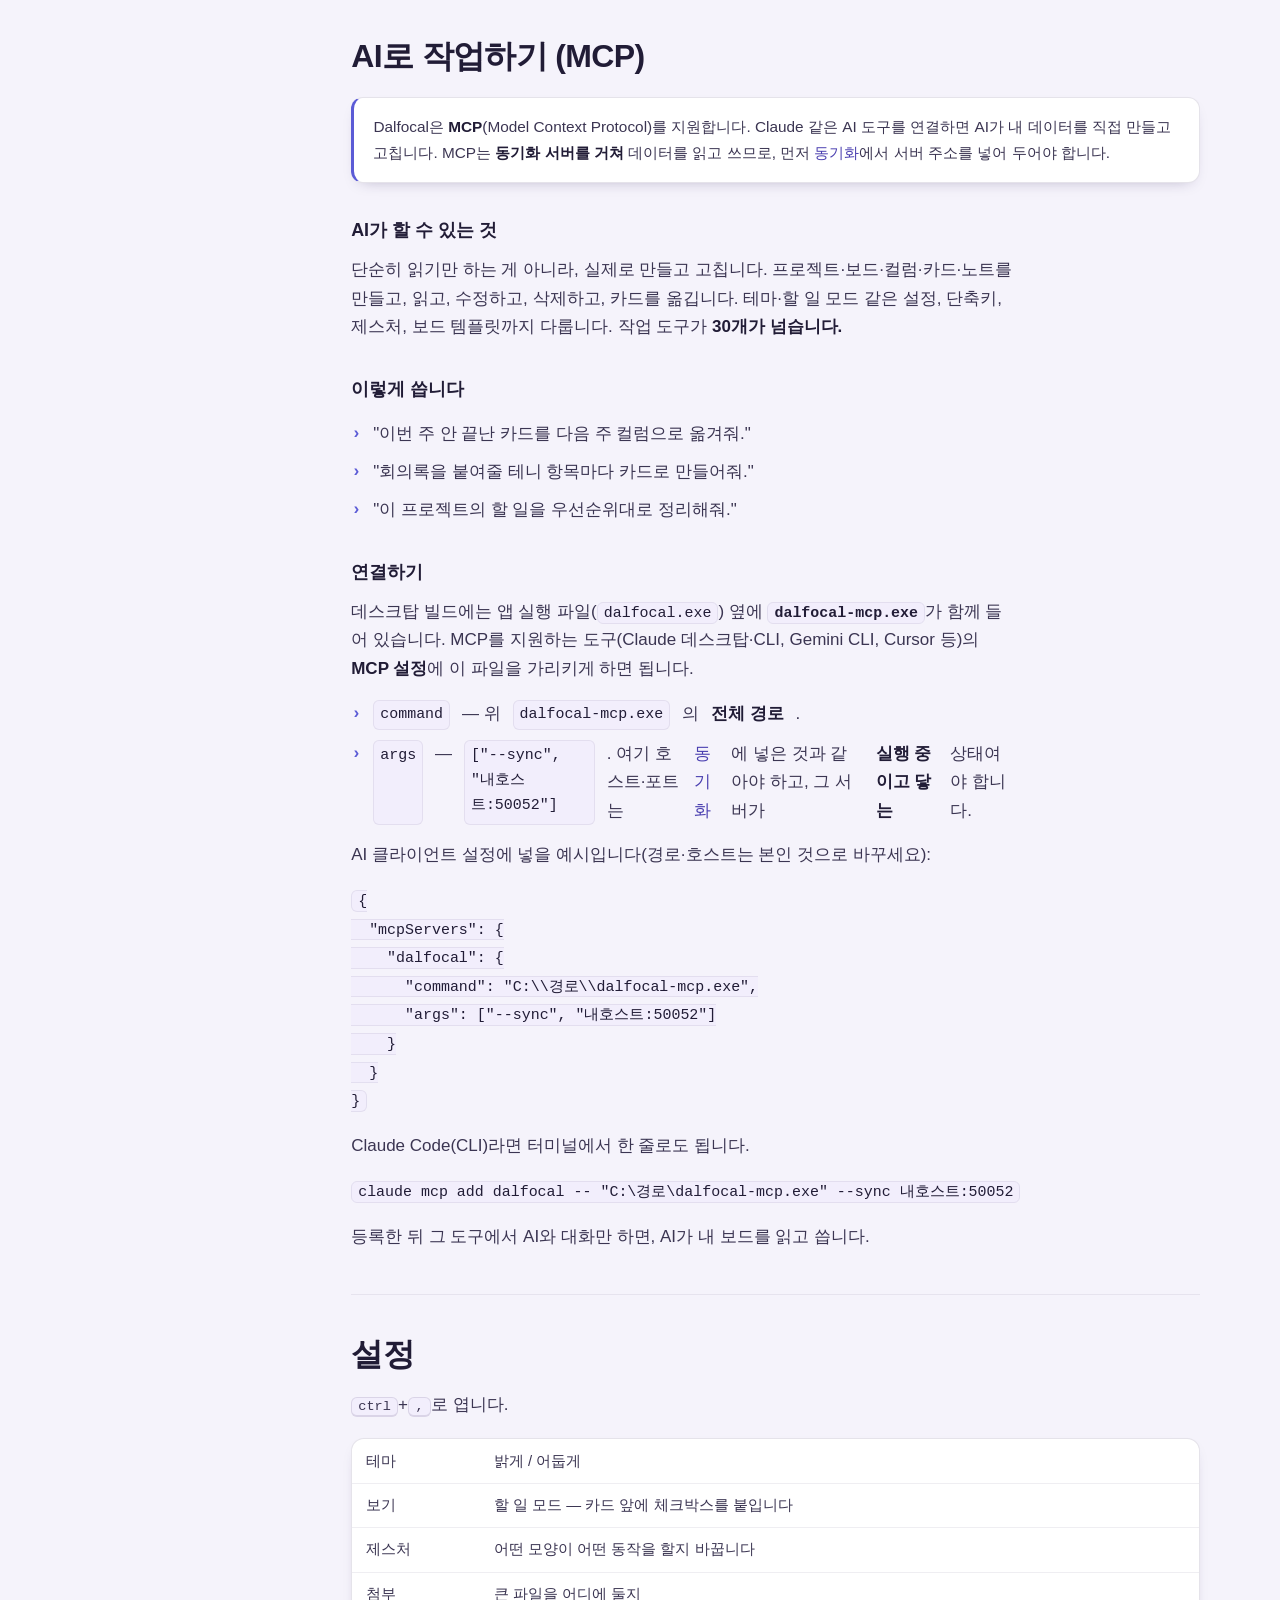
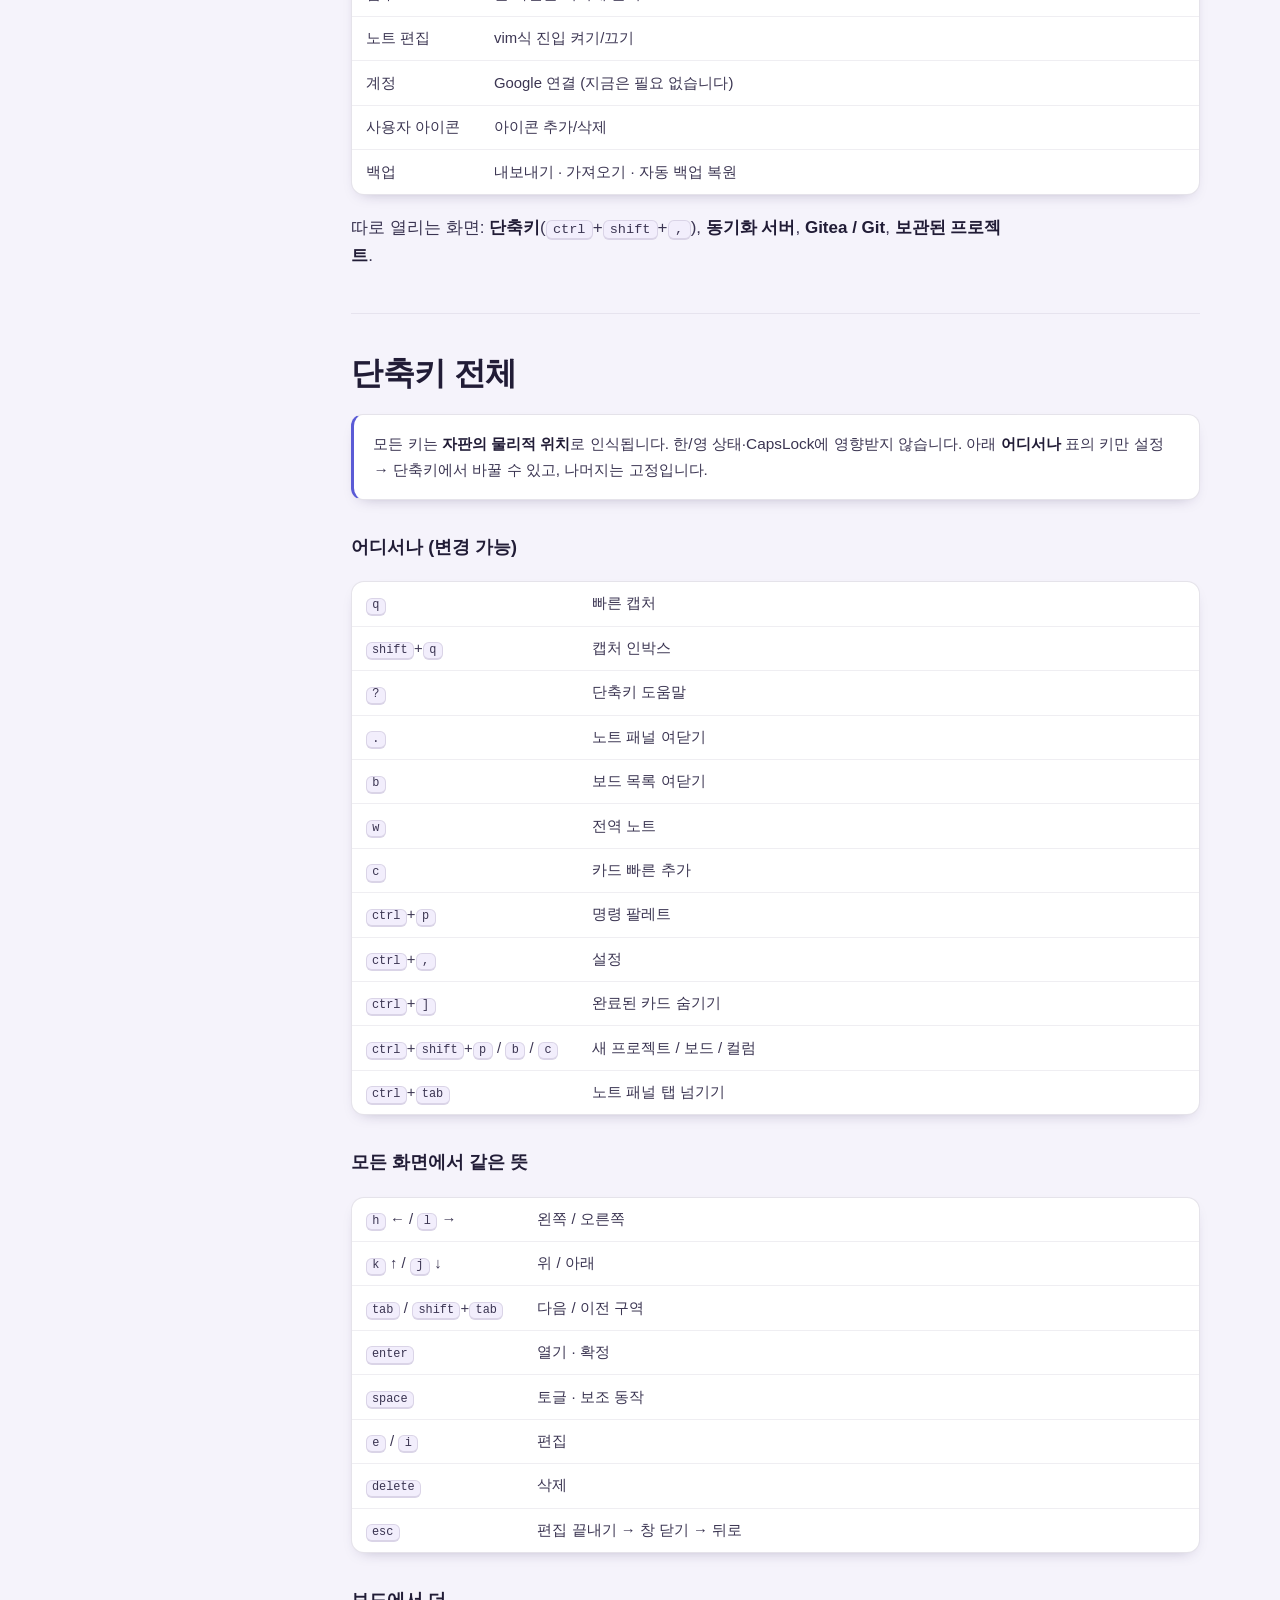
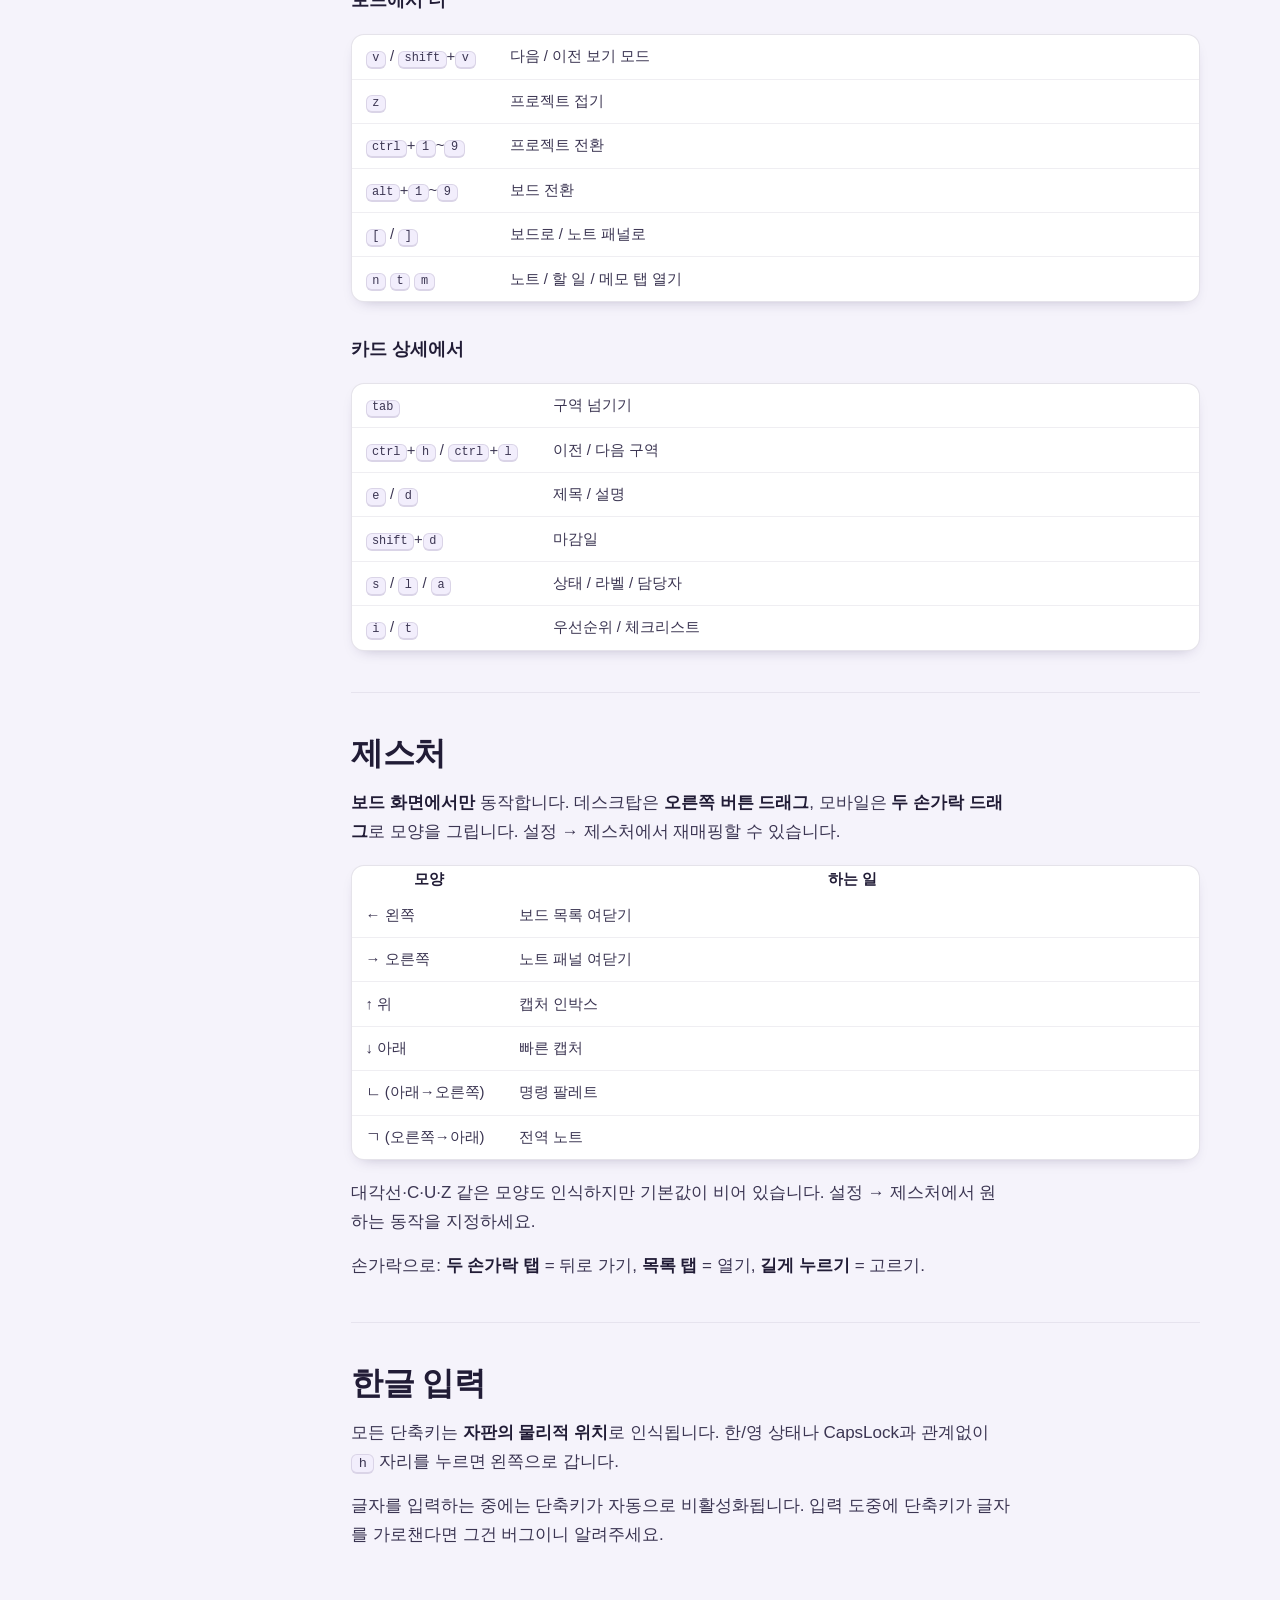
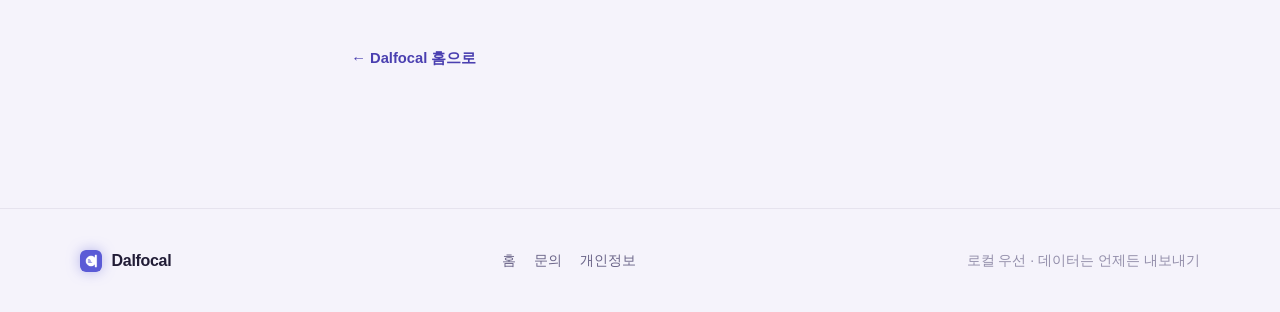
<file: guide.html>
<!doctype html>
<html lang="ko">
<head>
<meta charset="utf-8">
<meta name="viewport" content="width=device-width, initial-scale=1">
<title>(달포컬 1) Dalfocal 사용법</title>
<meta name="description" content="Dalfocal 사용 설명서 — 시작하기, 보드, 카드, 노트 패널, 빠른 캡처, 명령 팔레트, 템플릿, 백업, 단축키 전체 목록.">
<meta name="theme-color" content="#131120">
<meta property="og:title" content="Dalfocal 사용법">
<meta property="og:image" content="https://dalfocal.com/icon.png">
<link rel="icon" type="image/png" href="icon.png">
<link rel="apple-touch-icon" href="icon.png">
<style>
/* Dalfocal — twilight identity (tokens shared with index.html / contact.html) */
:root{
  --bg:#F5F3FB;--bg-2:#ECE8F8;--panel:#FFFFFF;--panel-2:#F2EEFC;
  --line:rgba(40,26,80,.12);--line-2:rgba(40,26,80,.07);
  --ink:#211C36;--ink-2:#3B3552;--dim:#6A6488;
  --accent:#5B5BD6;--accent-2:#4A3FB0;--accent-soft:rgba(91,91,214,.12);
  --spark:#B4791A;--spark-soft:rgba(180,121,26,.14);--good:#2E9E63;
  --shadow:0 18px 40px -24px rgba(40,26,80,.45);
  --shadow-sm:0 6px 16px -10px rgba(40,26,80,.4);
  color-scheme:light;
}
@media (prefers-color-scheme: dark){
  :root{
    --bg:#131120;--bg-2:#0e0c19;--panel:#1b1930;--panel-2:#241f3a;
    --line:rgba(255,255,255,.09);--line-2:rgba(255,255,255,.05);
    --ink:#ECEAF6;--ink-2:#CFC9EA;--dim:#A6A0C6;
    --accent:#8B7CFF;--accent-2:#A99BFF;--accent-soft:rgba(139,124,255,.16);
    --spark:#F6C86B;--spark-soft:rgba(246,200,107,.16);--good:#5FD08A;
    --shadow:0 30px 60px -30px rgba(0,0,0,.75);
    --shadow-sm:0 10px 26px -16px rgba(0,0,0,.7);
    color-scheme:dark;
  }
}
:root[data-theme="light"]{
  --bg:#F5F3FB;--bg-2:#ECE8F8;--panel:#FFFFFF;--panel-2:#F2EEFC;
  --line:rgba(40,26,80,.12);--line-2:rgba(40,26,80,.07);
  --ink:#211C36;--ink-2:#3B3552;--dim:#6A6488;
  --accent:#5B5BD6;--accent-2:#4A3FB0;--accent-soft:rgba(91,91,214,.12);
  --spark:#B4791A;--spark-soft:rgba(180,121,26,.14);--good:#2E9E63;
  --shadow:0 18px 40px -24px rgba(40,26,80,.45);
  --shadow-sm:0 6px 16px -10px rgba(40,26,80,.4);
  color-scheme:light;
}
:root[data-theme="dark"]{
  --bg:#131120;--bg-2:#0e0c19;--panel:#1b1930;--panel-2:#241f3a;
  --line:rgba(255,255,255,.09);--line-2:rgba(255,255,255,.05);
  --ink:#ECEAF6;--ink-2:#CFC9EA;--dim:#A6A0C6;
  --accent:#8B7CFF;--accent-2:#A99BFF;--accent-soft:rgba(139,124,255,.16);
  --spark:#F6C86B;--spark-soft:rgba(246,200,107,.16);--good:#5FD08A;
  --shadow:0 30px 60px -30px rgba(0,0,0,.75);
  --shadow-sm:0 10px 26px -16px rgba(0,0,0,.7);
  color-scheme:dark;
}

*{box-sizing:border-box}
html{-webkit-text-size-adjust:100%;scroll-behavior:smooth}
body{margin:0;
  background:radial-gradient(1100px 620px at 78% -8%, var(--accent-soft), transparent 60%),
    radial-gradient(820px 520px at 8% 4%, var(--spark-soft), transparent 55%),var(--bg);
  color:var(--ink);
  font-family:-apple-system,BlinkMacSystemFont,"Segoe UI",Roboto,"Apple SD Gothic Neo","Malgun Gothic","Noto Sans KR",sans-serif;
  font-size:17px;line-height:1.68;-webkit-font-smoothing:antialiased;overflow-x:hidden}
.wrap{width:min(1120px,92vw);margin-inline:auto}
a{color:var(--accent-2);text-decoration:none}
a:hover{text-decoration:underline}
p{margin:0 0 1rem}
::selection{background:var(--accent);color:#fff}
:focus-visible{outline:2px solid var(--accent);outline-offset:3px;border-radius:4px}

/* header */
.bar{position:sticky;top:0;z-index:40;backdrop-filter:saturate(140%) blur(12px);
  background:color-mix(in srgb, var(--bg) 78%, transparent);border-bottom:1px solid var(--line-2)}
.bar .wrap{display:flex;align-items:center;gap:1rem;height:62px}
.wordmark{display:flex;align-items:center;gap:.6em;font-weight:750;letter-spacing:-.02em;
  font-size:1.12rem;color:var(--ink);text-decoration:none}
.wordmark:hover{text-decoration:none}
.wordmark::before{content:"";width:22px;height:22px;border-radius:27%;flex:none;
  background:url("icon.png") center/cover;box-shadow:0 0 16px -4px var(--accent)}
.wordmark span{color:var(--accent)}
.bar nav{margin-left:auto;display:flex;align-items:center;gap:.35rem}
.bar nav a{padding:.4em .7em;border-radius:8px;color:var(--dim);font-size:.92rem;font-weight:550}
.bar nav a:hover{color:var(--ink);background:var(--panel-2);text-decoration:none}
.theme-btn{font-family:ui-monospace,Menlo,monospace;font-size:.74rem;font-weight:600;letter-spacing:.04em;
  padding:.42em .6em;border-radius:8px;border:1px solid var(--line);background:var(--panel);
  color:var(--dim);cursor:pointer}
.theme-btn:hover{color:var(--ink);border-color:var(--accent)}

/* two-column guide layout */
.guide-layout{display:grid;grid-template-columns:220px 1fr;gap:clamp(1.5rem,4vw,3.5rem);align-items:start}
@media(max-width:900px){.guide-layout{grid-template-columns:1fr}}

/* table of contents */
.toc{position:sticky;top:80px;padding:1.1rem 1.2rem;border:1px solid var(--line);border-radius:16px;
  background:var(--panel);box-shadow:var(--shadow-sm)}
@media(max-width:900px){.toc{position:static}}
.toc p{font-family:ui-monospace,Menlo,monospace;font-size:.7rem;letter-spacing:.2em;text-transform:uppercase;
  color:var(--accent-2);font-weight:700;margin:0 0 .7rem}
.toc ul{list-style:none;margin:0;padding:0;display:flex;flex-direction:column;gap:.1rem}
.toc a{display:block;padding:.32em .5em;border-radius:7px;font-size:.88rem;color:var(--dim)}
.toc a:hover{color:var(--ink);background:var(--panel-2);text-decoration:none}

/* article */
.guide h1{font-size:clamp(2rem,5vw,3rem);font-weight:820;letter-spacing:-.025em;line-height:1.08;margin:0 0 1rem;text-wrap:balance}
.intro{color:var(--ink-2);font-size:1.1rem;max-width:62ch;margin-bottom:2.5rem}
.guide section{padding-top:2.6rem;margin-top:2.6rem;border-top:1px solid var(--line-2);scroll-margin-top:80px}
.guide section:first-of-type{border-top:0;margin-top:0}
.guide h2{font-size:clamp(1.4rem,3vw,2rem);font-weight:760;letter-spacing:-.02em;line-height:1.15;
  margin:0 0 1.1rem;text-wrap:balance}
.guide h3{font-size:1.12rem;font-weight:700;margin:2rem 0 .7rem}
.guide p,.guide li{color:var(--ink-2);max-width:70ch}
.guide strong{color:var(--ink);font-weight:680}
.guide em{color:var(--accent-2);font-style:normal;font-weight:600}
code{font-family:ui-monospace,"SF Mono",Menlo,Consolas,monospace;font-size:.88em;
  background:var(--panel-2);border:1px solid var(--line-2);border-radius:6px;padding:.12em .4em;color:var(--ink)}

/* keycaps — the recurring device of the brand */
.cap{font-family:ui-monospace,"SF Mono",Menlo,Consolas,monospace;
  display:inline-flex;align-items:center;justify-content:center;
  min-width:1.7em;padding:.14em .45em;font-size:.8em;line-height:1;white-space:nowrap;
  color:var(--ink-2);background:var(--panel-2);
  border:1px solid var(--line);border-bottom-width:2px;border-radius:6px;box-shadow:var(--shadow-sm)}

/* callout */
.callout{background:var(--panel);border:1px solid var(--line);border-left:3px solid var(--accent);
  border-radius:12px;padding:1rem 1.2rem;margin:1.4rem 0;box-shadow:var(--shadow-sm);
  color:var(--ink-2);font-size:.96rem}
.callout strong{color:var(--ink)}

/* shortcut tables */
.table-scroll{overflow-x:auto;margin:1.2rem 0;border:1px solid var(--line);border-radius:13px;
  background:var(--panel);box-shadow:var(--shadow-sm)}
table.keys{width:100%;border-collapse:collapse;font-size:.93rem}
table.keys td{padding:.62em .9em;border-bottom:1px solid var(--line-2);vertical-align:top;color:var(--ink-2)}
table.keys tr:last-child td{border-bottom:0}
table.keys tr:hover td{background:var(--panel-2)}
table.keys td:first-child{white-space:nowrap;width:1%;padding-right:1.4em}

/* plain lists */
ul.plain{list-style:none;padding:0;margin:1rem 0;display:flex;flex-direction:column;gap:.6rem}
ul.plain li{display:flex;gap:.7em;padding-left:0}
ul.plain li::before{content:"›";flex:none;color:var(--accent);font-weight:800;
  font-family:ui-monospace,Menlo,monospace;line-height:1.6}
.guide ul:not(.plain){padding-left:1.3rem}
.guide ul:not(.plain) li{margin-bottom:.4rem}
.guide ul:not(.plain) li::marker{color:var(--accent)}

.backlink{display:inline-flex;align-items:center;gap:.4em;margin-top:2.5rem;font-size:.92rem;font-weight:600}

/* footer */
footer{border-top:1px solid var(--line-2);padding-block:2.4rem;margin-top:3.5rem;color:var(--dim);font-size:.88rem}
footer .wrap{display:flex;flex-wrap:wrap;gap:1rem;align-items:center;justify-content:space-between}
footer p{margin:0}
footer nav{display:flex;gap:1.1rem;flex-wrap:wrap}
footer a{color:var(--dim)}
footer a:hover{color:var(--ink)}

@media (prefers-reduced-motion: reduce){*{animation:none!important;transition:none!important;scroll-behavior:auto}}
</style>
</head>
<body>
<p style="margin:0;padding:.65rem 1rem;background:#F0E4CC;color:#1A1F24;font:600 15px/1.5 system-ui,-apple-system,'Segoe UI','Malgun Gothic',sans-serif;text-align:center">달포컬 1 문서입니다. <a href="./" style="color:inherit">달포컬 2 보기</a> · <a href="guide.html" style="color:inherit">달포컬 1 사용법</a> · <a href="privacy-v1.html" style="color:inherit">달포컬 1 개인정보</a></p>

<header class="bar">
  <div class="wrap">
    <a class="wordmark" href="index.html">Dalfocal</a>
    <nav>
      <a href="index.html">홈</a>
      <a href="contact.html">문의</a>
      <button class="theme-btn" id="theme" type="button" aria-label="테마 전환">◐</button>
    </nav>
  </div>
</header>

<div class="wrap" style="padding-block: clamp(2.5rem, 6vw, 4rem)">
<div class="guide-layout">

  <aside class="toc">
    <p>목차</p>
    <ul>
      <li><a href="#start">시작하기</a></li>
      <li><a href="#kanban">칸반이 처음이라면</a></li>
      <li><a href="#screen">화면 구조</a></li>
      <li><a href="#project">프로젝트와 보드</a></li>
      <li><a href="#board">보드</a></li>
      <li><a href="#card">카드 상세</a></li>
      <li><a href="#hub">노트·할일·메모</a></li>
      <li><a href="#globalnote">전역 노트</a></li>
      <li><a href="#capture">빠른 캡처</a></li>
      <li><a href="#palette">명령 팔레트</a></li>
      <li><a href="#link">카드 링크</a></li>
      <li><a href="#templates">템플릿</a></li>
      <li><a href="#authoring">직접 만들기 · 준비 중</a></li>
      <li><a href="#backup">백업</a></li>
      <li><a href="#multi">여러 프로젝트·멀티 인스턴스</a></li>
      <li><a href="#sync">동기화</a></li>
      <li><a href="#ai">AI로 작업하기</a></li>
      <li><a href="#settings">설정</a></li>
      <li><a href="#keys">단축키 전체</a></li>
      <li><a href="#gestures">제스처</a></li>
      <li><a href="#hangul">한글 입력</a></li>
    </ul>
  </aside>

  <article class="guide">
    <h1>사용법</h1>
    <p class="intro">각 기능이 무엇이고 어디서 꺼내 쓰는지 설명합니다. 단축키만 빠르게 찾으려면
      <a href="#keys">단축키 전체</a>로 바로 가세요.</p>

    <section id="start">
      <h2>시작하기</h2>
      <p><strong>설치.</strong> Windows는 zip을 풀고 <code>dalfocal.exe</code>를 실행합니다.
        Android는 전달받은 APK를 설치합니다. 로그인도, 서버 설정도, 온보딩 마법사도 없습니다.
        켜면 바로 빈 보드가 나옵니다.</p>

      <div class="callout">
        <strong>처음 5분.</strong> 빈 보드에서 바로 시작하지 말고 튜토리얼 보드부터 만드세요.
        <span class="cap">ctrl</span>+<span class="cap">p</span>로 명령 팔레트를 열고 →
        <strong>"샘플 보드 만들기"</strong>를 실행합니다. 조작법을 카드가 직접 알려줍니다.
      </div>

      <p>이 네 가지만 익히면 대부분을 할 수 있습니다.</p>
      <div class="table-scroll">
      <table class="keys">
        <tr><td><span class="cap">h</span> <span class="cap">j</span> <span class="cap">k</span> <span class="cap">l</span></td><td>카드 사이를 움직입니다 (방향키도 됩니다)</td></tr>
        <tr><td><span class="cap">enter</span></td><td>카드를 엽니다</td></tr>
        <tr><td><span class="cap">esc</span></td><td>한 겹 닫고 뒤로 나옵니다</td></tr>
        <tr><td><span class="cap">ctrl</span>+<span class="cap">p</span></td><td>명령 팔레트 — 뭐든 찾고 실행합니다</td></tr>
      </table>
      </div>
      <p>막히면 아무 데서나 <span class="cap">?</span>를 누르세요. 지금 화면에서 쓸 수 있는 키가 나옵니다.</p>
    </section>

    <section id="kanban">
      <h2>칸반이 처음이라면</h2>
      <p>칸반은 할 일을 <strong>카드로 만들어 왼쪽에서 오른쪽으로 밀며</strong> 굴리는 방식입니다.
        칸(컬럼)이 일의 단계고, 카드 하나가 할 일 하나예요. 보통 <strong>할 일 → 하는 중 → 끝</strong> 세 칸으로
        시작해서, 일이 진행될 때마다 카드를 오른쪽 칸으로 옮깁니다. 뭐가 밀려 있고 뭐가 끝났는지 한눈에 보입니다.</p>

      <p>하루는 대략 이렇게 흐릅니다.</p>
      <ul class="plain">
        <li><strong>붙잡는다</strong> — 떠오른 걸 먼저 적어둡니다. 어디에 둘지는 나중에 정해도 됩니다.</li>
        <li><strong>카드로 만든다</strong> — 진짜 해야 할 일이면 카드로 올려 보드에 놓습니다.</li>
        <li><strong>민다</strong> — 시작하면 <em>하는 중</em>으로, 마치면 <em>끝</em>으로 카드를 옮깁니다.</li>
        <li><strong>완료 표시</strong> — 다 한 카드는 <span class="cap">x</span>(또는 <span class="cap">space</span>)로 끝났다고 체크합니다.</li>
      </ul>

      <div class="callout">
        <strong>완료는 지우는 게 아닙니다.</strong> 카드를 삭제하는 게 아니라 “끝났다”고 표시하는 거예요.
        완료한 카드는 <span class="cap">ctrl</span>+<span class="cap">]</span>로 숨겨 보드를 깔끔하게 둘 수 있고,
        <strong>할 일 모드</strong>(설정 → 보기)를 켜면 카드 앞에 체크박스가 붙어 체크만으로 완료됩니다.
      </div>

      <p>그리고 Dalfocal은 여기에 <strong>메모 · 전역 노트 · 빠른 캡처</strong>를 붙여, 카드가 되기 전의
        생각까지 새어 나가지 않게 잡아 둡니다.</p>
      <ul class="plain">
        <li><strong>메모</strong> — 오른쪽 패널의 가벼운 쪽지입니다. 아직 할 일까지는 아닌 생각을 툭 적어 둡니다.
          일이 되면 <span class="cap">space</span> 한 번으로 그 자리에서 카드가 됩니다. (→ <a href="#hub">노트·할일·메모</a>)</li>
        <li><strong>전역 노트</strong> — 어느 프로젝트에도 매이지 않는 노트입니다. 프로젝트를 옮겨 다녀도 늘 꺼내 볼
          자리예요. <span class="cap">w</span>로 엽니다. (→ <a href="#globalnote">전역 노트</a>)</li>
        <li><strong>빠른 캡처</strong> — <span class="cap">q</span> 한 번이면 <strong>어느 화면에 있든</strong> 입력창이
          떠서, 떠오른 아이디어를 흐름 끊지 않고 바로 붙잡습니다. 인박스에 쌓아 뒀다가 손 빌 때 카드·노트·할 일·메모로
          나눠 보냅니다. (→ <a href="#capture">빠른 캡처</a>)</li>
      </ul>
    </section>

    <section id="screen">
      <h2>화면 구조</h2>
      <p>Dalfocal은 화면을 옮겨 다니는 앱이 아닙니다. <strong>보드 하나</strong> 위에 패널과 창이
        겹쳐지는 구조입니다. 그래서 <span class="cap">esc</span>는 언제나 <strong>한 겹 벗기기</strong>입니다 —
        편집 중이면 편집을 끝내고, 창이 열려 있으면 닫고, 그다음 원래 자리로 돌아갑니다.</p>
      <p>지금 어느 영역에 있느냐에 따라 같은 키가 다른 일을 합니다. 영역 사이는
        <span class="cap">ctrl</span>+<span class="cap">h</span> / <span class="cap">ctrl</span>+<span class="cap">l</span>
        (또는 <span class="cap">ctrl</span>+←/→)로 오갑니다.</p>
      <ul class="plain">
        <li>왼쪽 — 프로젝트·보드 목록 (<span class="cap">b</span>로 여닫기)</li>
        <li>가운데 — 보드</li>
        <li>오른쪽 — 노트·할 일·메모 패널 (<span class="cap">.</span>로 여닫기)</li>
        <li>위 — 전역 노트 (<span class="cap">w</span>)</li>
        <li>그 위에 겹쳐짐 — 카드 상세, 명령 팔레트, 빠른 캡처, 캡처 인박스</li>
      </ul>
    </section>

    <section id="project">
      <h2>프로젝트와 보드</h2>
      <ul class="plain">
        <li><strong>프로젝트</strong>를 만들 때는 <strong>이름만</strong> 입력합니다. 곧바로 보드를 만드는 화면이 이어집니다.</li>
        <li><strong>보드</strong>를 만들 때 <strong>템플릿</strong>을 고릅니다. 템플릿이 컬럼·라벨·속성 필드·샘플 카드·카드 템플릿을 한꺼번에 만들어 줍니다.</li>
      </ul>
      <p>프로젝트가 여럿이면 <span class="cap">ctrl</span>+<span class="cap">1</span>~<span class="cap">9</span>로,
        보드가 여럿이면 <span class="cap">alt</span>+<span class="cap">1</span>~<span class="cap">9</span>로 건너뜁니다.</p>
    </section>

    <section id="board">
      <h2>보드</h2>
      <h3>보기 모드 네 가지</h3>
      <p><span class="cap">v</span>를 누를 때마다 바뀝니다 (<span class="cap">shift</span>+<span class="cap">v</span>는 역방향).
        어느 모드로 바꿔도 <strong>고르고 있던 카드는 그대로 유지</strong>됩니다.</p>
      <ul class="plain">
        <li><strong>칸반</strong> — 컬럼과 카드. 기본값.</li>
        <li><strong>리스트</strong> — 한 줄씩 늘어놓기.</li>
        <li><strong>캘린더</strong> — 마감일 기준.</li>
        <li><strong>오늘 일정</strong> — 예정 시각이 있는 카드를 시간순으로.</li>
      </ul>

      <h3>카드 빠른 추가</h3>
      <p><span class="cap">c</span>를 누르면 입력창이 열립니다. 제목을 치면서 속성을 같이 넣을 수 있습니다.</p>
      <div class="table-scroll">
      <table class="keys">
        <tr><th>기호</th><th>뜻</th><th>예</th></tr>
        <tr><td><code>!</code></td><td>우선순위</td><td><code>!high</code></td></tr>
        <tr><td><code>#</code></td><td>라벨</td><td><code>#bug</code></td></tr>
        <tr><td><code>@</code></td><td>담당자</td><td><code>@ay</code></td></tr>
        <tr><td><code>~</code></td><td>마감일</td><td><code>~7/12</code></td></tr>
      </table>
      </div>

      <h3>카드 다루기</h3>
      <div class="table-scroll">
      <table class="keys">
        <tr><td><span class="cap">h</span> <span class="cap">j</span> <span class="cap">k</span> <span class="cap">l</span></td><td>카드 고르기</td></tr>
        <tr><td><span class="cap">shift</span> + hjkl</td><td>고른 카드를 옮깁니다. 컬럼 제목에서는 컬럼이 움직입니다</td></tr>
        <tr><td><span class="cap">enter</span></td><td>카드 열기</td></tr>
        <tr><td><span class="cap">x</span> / <span class="cap">space</span></td><td>완료 토글</td></tr>
        <tr><td><span class="cap">delete</span></td><td>카드 삭제 (<span class="cap">enter</span> 확정 / <span class="cap">esc</span> 취소)</td></tr>
        <tr><td><span class="cap">alt</span>+<span class="cap">c</span></td><td>카드 링크 복사</td></tr>
        <tr><td><span class="cap">gg</span> / <span class="cap">G</span></td><td>첫 카드 / 마지막 카드</td></tr>
        <tr><td><code>3j</code></td><td>숫자를 앞에 붙이면 그만큼 여러 칸 이동</td></tr>
      </table>
      </div>
      <p>마우스나 손가락으로 <strong>끌어다 놓기</strong>도 됩니다.</p>
    </section>

    <section id="card">
      <h2>카드 상세</h2>
      <p>카드에서 <span class="cap">enter</span>. 보드에서 바로 원하는 곳으로 뛰어들 수도 있습니다 —
        <span class="cap">e</span> 제목, <span class="cap">d</span> 설명, <span class="cap">f</span> 속성, <span class="cap">i</span> 우선순위.</p>
      <p>안에는 <strong>속성 · 첨부 · 댓글 · 설명</strong> 네 구역이 있고 순서를 바꿀 수 있습니다.
        <span class="cap">tab</span>으로 구역을 넘기고 <span class="cap">j</span> <span class="cap">k</span>로 구역 안에서 움직입니다.</p>
      <p>담을 수 있는 것:</p>
      <ul class="plain">
        <li><strong>속성 필드</strong> — 프로젝트마다 직접 정의합니다. 텍스트, 선택, 체크박스, 날짜, 숫자, 링크.</li>
        <li><strong>체크리스트</strong> — 그냥 목록이 아니라 <strong>진짜 할 일</strong>입니다. 여기서 체크하면 프로젝트 할 일 목록에도 반영됩니다.</li>
        <li><strong>첨부</strong> — <span class="cap">+</span> 버튼으로 파일을 고르거나, 카드 위로 파일을 <strong>끌어다 놓으면</strong> 바로 첨부됩니다.
          이미지는 바로 미리보기가 됩니다.</li>
        <li><strong>댓글 · 라벨 · 우선순위 · 마감일</strong></li>
        <li>루틴 성격의 프로젝트에서는 <strong>예정 시각</strong>과 <strong>소요 시간</strong>이 추가로 나타납니다.</li>
      </ul>
      <p>마음에 드는 카드는 <strong>템플릿으로 저장</strong>해 두고 다시 꺼내 쓸 수 있습니다.</p>
      <div class="callout">
        <strong>카드를 다른 곳으로 옮기기.</strong> 상세 위쪽의 <code>프로젝트 / 보드</code> 경로를 누르거나
        <span class="cap">m</span>을 누르면 이동 시트가 열립니다. 여기서 <strong>프로젝트 → 보드 → 컬럼</strong>까지
        내려가 목적지를 고르면 카드가 그대로 그 자리로 옮겨집니다. 다른 프로젝트의 보드로도 건너뜁니다.
      </div>
    </section>

    <section id="hub">
      <h2>노트 · 할 일 · 메모</h2>
      <p>오른쪽 패널입니다. <span class="cap">.</span> 또는 <span class="cap">]</span>로 엽니다. 탭이 셋입니다.</p>
      <p><span class="cap">ctrl</span>+<span class="cap">tab</span>으로 탭을 넘기거나,
        <span class="cap">n</span>(노트) · <span class="cap">t</span>(할 일) · <span class="cap">m</span>(메모)으로 바로 엽니다.
        목록 안에서는 <span class="cap">j</span> <span class="cap">k</span>로 움직이고 <span class="cap">enter</span>로 엽니다.</p>
      <div class="callout">
        <strong><span class="cap">space</span>는 항목의 종류를 바꿉니다.</strong> 메모를 할 일로, 노트를 카드로 승격하는 식입니다.
        메모로 적어둔 게 일이 되면 <span class="cap">space</span> 한 번으로 카드가 됩니다. 이게 이 패널의 핵심입니다.
      </div>
      <p><strong>노트 편집 방식.</strong> 설정에서 <strong>vim식 진입</strong>을 켜면 <span class="cap">i</span>는 본문,
        <span class="cap">e</span>는 제목을 엽니다. 꺼져 있으면 둘 다 제목을 엽니다.</p>
    </section>

    <section id="globalnote">
      <h2>전역 노트</h2>
      <p>프로젝트에 매이지 않는 노트입니다. <span class="cap">w</span>로 위쪽 패널을 열고,
        <span class="cap">shift</span>+<span class="cap">w</span>로 새 초안을 만듭니다. 여러 장 만들 수 있습니다.</p>
      <p>고정해 두지 않으면, 다른 곳으로 옮겨갈 때 알아서 작은 배지로 접힙니다.</p>
    </section>

    <section id="capture">
      <h2>빠른 캡처</h2>
      <p>떠오른 걸 <strong>일단 붙잡고 나중에 분류하는</strong> 흐름입니다. 지금 어디에 넣을지 고민하지 않는 게 핵심입니다.</p>
      <ul class="plain">
        <li><span class="cap">q</span> — 빠른 캡처. 그냥 적고 닫습니다. 인박스에 쌓입니다.</li>
        <li><span class="cap">shift</span>+<span class="cap">q</span> — 캡처 인박스를 엽니다. 툴바 번개 아이콘에 안 처리한 개수가 표시됩니다.</li>
        <li>각 항목을 <strong>카드 · 노트 · 할 일 · 메모</strong> 중 하나로 보냅니다.</li>
      </ul>
    </section>

    <section id="palette">
      <h2>명령 팔레트</h2>
      <p><span class="cap">ctrl</span>+<span class="cap">p</span>. <strong>검색과 실행이 전부 여기 있습니다.</strong></p>
      <p>찾을 대상(스코프)을 바꿔가며 씁니다. <span class="cap">tab</span>으로 순환하거나 첫 글자로 바로 갑니다:
        <span class="cap">p</span> 프로젝트 · <span class="cap">b</span> 보드 · <span class="cap">c</span> 카드 ·
        <span class="cap">l</span> 라벨 · <span class="cap">n</span> 노트 · <span class="cap">t</span> 할 일 ·
        <span class="cap">m</span> 메모 · <span class="cap">w</span> 전역 노트.</p>
      <p>검색어 첫 글자로 기호를 치면 더 빠릅니다.</p>
      <div class="table-scroll">
      <table class="keys">
        <tr><th>기호</th><th>찾는 것</th></tr>
        <tr><td><code>&gt;</code></td><td>명령 실행</td></tr>
        <tr><td><code>@</code></td><td>카드</td></tr>
        <tr><td><code>#</code></td><td>라벨</td></tr>
        <tr><td><code>/</code></td><td>노트</td></tr>
        <tr><td><code>!</code></td><td>우선순위</td></tr>
      </table>
      </div>
      <p><span class="cap">i</span>로 검색어를 입력하고, <span class="cap">j</span> <span class="cap">k</span>로 결과를 고르고,
        <span class="cap">enter</span>로 실행합니다.</p>
      <p><code>&gt;</code> 스코프에서 할 수 있는 것: 샘플 보드 만들기, 프로젝트·보드·컬럼 만들기, 빠른 캡처,
        캡처 인박스, 전역 노트, 카드 링크 복사/열기, 완료 카드 숨기기, 설정 열기.</p>
    </section>

    <section id="link">
      <h2>카드 링크</h2>
      <p>카드마다 고유한 링크가 있습니다. 보드에서 <span class="cap">alt</span>+<span class="cap">c</span>로 복사합니다.</p>
      <p>이 링크를 다른 곳(메신저, 이메일, 다른 노트)에 붙여두면, 눌렀을 때 Dalfocal이 열리면서 그 카드로 바로 갑니다.
        클립보드에 링크가 있으면 명령 팔레트의 "카드 링크 열기"로도 열 수 있습니다.</p>
      <p>Windows에서 링크 클릭이 동작하지 않으면 배포자에게 문의하세요. 한 번만 등록해 주면 됩니다.</p>
    </section>

    <section id="templates">
      <h2>템플릿</h2>
      <p>보드를 만들 때 템플릿을 고릅니다. 기본 제공 템플릿이 20종이 넘고, 기본 / 루틴 / 개발 / 업무 / 기획으로 분류돼 있습니다.</p>
      <p>템플릿 하나가 <strong>초기 컬럼 · 라벨 팔레트 · 속성 필드 · 샘플 카드 · 카드 템플릿</strong>을 한꺼번에 만들어 줍니다.
        예를 들어 개발 템플릿을 고르면 이슈 흐름에 맞는 컬럼과 버그 리포트 카드 템플릿이 함께 들어옵니다.</p>
    </section>

    <section id="authoring">
      <h2>직접 만들기 — 템플릿 · 테마 · 스킨</h2>
      <div class="callout">
        <strong>준비 중인 기능입니다.</strong> 지금은 기본 제공 템플릿과 테마를 고르는 것까지 됩니다.
        여기서 한 걸음 더 나아가 <strong>내 것을 직접 만들어 저장하고 다시 꺼내 쓰는</strong> 도구를
        준비하고 있습니다. 아래는 방향을 미리 적어둔 것으로, 도구가 나오면 실제 사용법으로 채웁니다.
      </div>

      <h3>내 템플릿</h3>
      <p>자주 쓰는 보드 구성을 <strong>통째로 템플릿으로 저장</strong>해 두고, 새 보드를 만들 때
        기본 템플릿처럼 골라 쓸 수 있게 할 계획입니다. 컬럼 구성 · 라벨 · 속성 필드 · 카드 템플릿까지
        내가 짠 그대로. 만든 템플릿은 이름을 바꾸거나 지우는 것도 가능해집니다.</p>

      <h3>내 테마</h3>
      <p>배경 · 글자 · 강조색 같은 <strong>색을 직접 조합해 나만의 테마</strong>를 만들고 저장하는
        도구를 준비합니다. 라이트/다크에 각각 맞춰 두면 앱 전체가 그 색으로 바뀝니다.</p>

      <h3>내 스킨</h3>
      <p>테마가 색이라면 스킨은 <strong>질감과 모양</strong>입니다. 카드 · 컬럼 · 여백 같은 요소의
        생김새를 손봐 분위기를 바꾸는 쪽으로 방향을 잡고 있습니다.</p>

      <div class="callout">
        만든 템플릿 · 테마 · 스킨을 <strong>파일 하나로 내보내고 가져오는</strong> 방식으로 서로
        나눠 쓰는 것까지 이어질 예정입니다. 세부 사용법은 도구가 준비되는 대로 이 자리에 채웁니다.
      </div>
    </section>

    <section id="backup">
      <h2>백업</h2>
      <ul class="plain">
        <li><strong>자동 백업</strong> — 앱을 켤 때마다 자동으로 만들어지고 최근 10개가 남습니다. 설정 → 백업에서 원하는 시점으로 되돌립니다.</li>
        <li><strong>내보내기</strong> — 파일 하나로 저장됩니다. 첨부 파일까지 같이 들어갑니다.</li>
        <li><strong>가져오기</strong> — 기존 데이터를 지우지 않고 <strong>합칩니다.</strong> 예전에 지웠던 항목이 다시 살아날 수 있으니 유의하세요.</li>
      </ul>
      <div class="callout">중요한 데이터를 넣기 전에 <strong>설정 → 백업 → 내보내기</strong>를 한 번 해보시길 권합니다.</div>
    </section>

    <section id="multi">
      <h2>여러 프로젝트 · 멀티 인스턴스</h2>
      <p>Dalfocal은 <strong>인스턴스를 여러 개 띄울 수 있습니다.</strong> 창을 여러 개 열면
        모두 같은 로컬 데이터를 봅니다. 한 창에서 카드를 옮기거나 노트를 고치면, 다른 창에도
        곧(수백 밀리초 안에) 반영됩니다. 서버도, 동기화도, 계정도 필요 없습니다.</p>

      <h3>가상 데스크톱마다 프로젝트 하나</h3>
      <p>여러 프로젝트를 한 번에 굴리는 가장 빠른 방법입니다. 가상 데스크톱마다 Dalfocal 창을
        하나씩 올려두고, 각 창에서 다른 프로젝트를 엽니다. 데스크톱을 넘나드는 것만으로 프로젝트가
        전환됩니다.</p>
      <div class="table-scroll">
      <table class="keys">
        <tr><th>Windows</th><th>하는 일</th></tr>
        <tr><td><span class="cap">Win</span>+<span class="cap">Ctrl</span>+<span class="cap">D</span></td><td>새 가상 데스크톱 만들기</td></tr>
        <tr><td><span class="cap">Win</span>+<span class="cap">Ctrl</span>+<span class="cap">←</span> / <span class="cap">→</span></td><td>데스크톱 사이 이동</td></tr>
        <tr><td><span class="cap">Win</span>+<span class="cap">Tab</span></td><td>모든 데스크톱 한눈에 보기</td></tr>
      </table>
      </div>
      <p>회사 일, 사이드 프로젝트, 개인 할 일을 각각 다른 데스크톱에 두고 한 손짓에 오가는 식으로
        쓸 수 있습니다.</p>
    </section>

    <section id="sync">
      <h2>동기화</h2>
      <div class="callout">
        동기화를 켜면 <strong>여러 기기</strong>가 같은 데이터를 공유합니다. 폰에서 잡은 걸 PC에서
        정리하는 흐름입니다. 기본값은 <strong>로컬 전용</strong>(서버 주소가 비어 있음)이라,
        아래처럼 서버 주소를 넣어야 동기화가 켜집니다.
      </div>

      <h3>연결하기</h3>
      <ul class="plain">
        <li><strong>설정 → 동기화</strong>로 갑니다.</li>
        <li><strong>호스트</strong>와 <strong>포트</strong>(입력란 힌트는 <code>50052</code>)를
          넣고 <strong>저장</strong>을 누릅니다.</li>
        <li>다른 기기에서도 <strong>같은 호스트·포트</strong>를 넣으면 보드·카드·노트가 함께 흐릅니다.</li>
        <li>비워 두면 아무 데도 나가지 않고 <strong>완전히 로컬</strong>로 유지됩니다.</li>
      </ul>

      <h3>로컬 퍼스트 원칙</h3>
      <p>동기화를 켜도 <strong>읽기는 로컬에서, 쓰기도 로컬에 먼저</strong> 반영됩니다. 서버가 없거나
        연결이 끊겨도 작업은 계속됩니다. 못 보낸 변경은 쌓였다가 다음에 연결될 때 한꺼번에 올라가고,
        상단 상태 표시에 <strong>대기 중인 개수</strong>가 보입니다.</p>
      <p>여러 기기가 동시에 밀어도, 인스턴스마다 고유 ID를 달고 있어 충돌 없이 섞입니다.</p>

      <div class="callout">
        <strong>준비 중.</strong> 직접 서버를 두기 번거롭다면, <strong>이 데스크탑을 서버로</strong>
        만드는 원클릭 모드와 간편한 호스팅을 준비하고 있습니다. 그전까지는 위처럼 서버 주소를 넣거나,
        로컬 전용으로 쓰면 됩니다.
      </div>
    </section>

    <section id="ai">
      <h2>AI로 작업하기 (MCP)</h2>
      <div class="callout">
        Dalfocal은 <strong>MCP</strong>(Model Context Protocol)를 지원합니다. Claude 같은 AI 도구를
        연결하면 AI가 내 데이터를 직접 만들고 고칩니다. MCP는 <strong>동기화 서버를 거쳐</strong>
        데이터를 읽고 쓰므로, 먼저 <a href="#sync">동기화</a>에서 서버 주소를 넣어 두어야 합니다.
      </div>

      <h3>AI가 할 수 있는 것</h3>
      <p>단순히 읽기만 하는 게 아니라, 실제로 만들고 고칩니다. 프로젝트·보드·컬럼·카드·노트를 만들고,
        읽고, 수정하고, 삭제하고, 카드를 옮깁니다. 테마·할 일 모드 같은 설정, 단축키, 제스처, 보드
        템플릿까지 다룹니다. 작업 도구가 <strong>30개가 넘습니다.</strong></p>

      <h3>이렇게 씁니다</h3>
      <ul class="plain">
        <li>"이번 주 안 끝난 카드를 다음 주 컬럼으로 옮겨줘."</li>
        <li>"회의록을 붙여줄 테니 항목마다 카드로 만들어줘."</li>
        <li>"이 프로젝트의 할 일을 우선순위대로 정리해줘."</li>
      </ul>

      <h3>연결하기</h3>
      <p>데스크탑 빌드에는 앱 실행 파일(<code>dalfocal.exe</code>) 옆에
        <strong><code>dalfocal-mcp.exe</code></strong>가 함께 들어 있습니다. MCP를 지원하는
        도구(Claude 데스크탑·CLI, Gemini CLI, Cursor 등)의 <strong>MCP 설정</strong>에 이 파일을
        가리키게 하면 됩니다.</p>
      <ul class="plain">
        <li><code>command</code> — 위 <code>dalfocal-mcp.exe</code>의 <strong>전체 경로</strong>.</li>
        <li><code>args</code> — <code>["--sync", "내호스트:50052"]</code>. 여기 호스트·포트는
          <a href="#sync">동기화</a>에 넣은 것과 같아야 하고, 그 서버가 <strong>실행 중이고 닿는</strong>
          상태여야 합니다.</li>
      </ul>
      <p>AI 클라이언트 설정에 넣을 예시입니다(경로·호스트는 본인 것으로 바꾸세요):</p>
      <pre><code>{
  "mcpServers": {
    "dalfocal": {
      "command": "C:\\경로\\dalfocal-mcp.exe",
      "args": ["--sync", "내호스트:50052"]
    }
  }
}</code></pre>
      <p>Claude Code(CLI)라면 터미널에서 한 줄로도 됩니다.</p>
      <pre><code>claude mcp add dalfocal -- "C:\경로\dalfocal-mcp.exe" --sync 내호스트:50052</code></pre>
      <p>등록한 뒤 그 도구에서 AI와 대화만 하면, AI가 내 보드를 읽고 씁니다.</p>
    </section>

    <section id="settings">
      <h2>설정</h2>
      <p><span class="cap">ctrl</span>+<span class="cap">,</span>로 엽니다.</p>
      <div class="table-scroll">
      <table class="keys">
        <tr><td>테마</td><td>밝게 / 어둡게</td></tr>
        <tr><td>보기</td><td>할 일 모드 — 카드 앞에 체크박스를 붙입니다</td></tr>
        <tr><td>제스처</td><td>어떤 모양이 어떤 동작을 할지 바꿉니다</td></tr>
        <tr><td>첨부</td><td>큰 파일을 어디에 둘지</td></tr>
        <tr><td>노트 편집</td><td>vim식 진입 켜기/끄기</td></tr>
        <tr><td>계정</td><td>Google 연결 (지금은 필요 없습니다)</td></tr>
        <tr><td>사용자 아이콘</td><td>아이콘 추가/삭제</td></tr>
        <tr><td>백업</td><td>내보내기 · 가져오기 · 자동 백업 복원</td></tr>
      </table>
      </div>
      <p>따로 열리는 화면: <strong>단축키</strong>(<span class="cap">ctrl</span>+<span class="cap">shift</span>+<span class="cap">,</span>),
        <strong>동기화 서버</strong>, <strong>Gitea / Git</strong>, <strong>보관된 프로젝트</strong>.</p>
    </section>

    <section id="keys">
      <h2>단축키 전체</h2>
      <div class="callout">
        모든 키는 <strong>자판의 물리적 위치</strong>로 인식됩니다. 한/영 상태·CapsLock에 영향받지 않습니다.
        아래 <strong>어디서나</strong> 표의 키만 설정 → 단축키에서 바꿀 수 있고, 나머지는 고정입니다.
      </div>

      <h3>어디서나 (변경 가능)</h3>
      <div class="table-scroll">
      <table class="keys">
        <tr><td><span class="cap">q</span></td><td>빠른 캡처</td></tr>
        <tr><td><span class="cap">shift</span>+<span class="cap">q</span></td><td>캡처 인박스</td></tr>
        <tr><td><span class="cap">?</span></td><td>단축키 도움말</td></tr>
        <tr><td><span class="cap">.</span></td><td>노트 패널 여닫기</td></tr>
        <tr><td><span class="cap">b</span></td><td>보드 목록 여닫기</td></tr>
        <tr><td><span class="cap">w</span></td><td>전역 노트</td></tr>
        <tr><td><span class="cap">c</span></td><td>카드 빠른 추가</td></tr>
        <tr><td><span class="cap">ctrl</span>+<span class="cap">p</span></td><td>명령 팔레트</td></tr>
        <tr><td><span class="cap">ctrl</span>+<span class="cap">,</span></td><td>설정</td></tr>
        <tr><td><span class="cap">ctrl</span>+<span class="cap">]</span></td><td>완료된 카드 숨기기</td></tr>
        <tr><td><span class="cap">ctrl</span>+<span class="cap">shift</span>+<span class="cap">p</span> / <span class="cap">b</span> / <span class="cap">c</span></td><td>새 프로젝트 / 보드 / 컬럼</td></tr>
        <tr><td><span class="cap">ctrl</span>+<span class="cap">tab</span></td><td>노트 패널 탭 넘기기</td></tr>
      </table>
      </div>

      <h3>모든 화면에서 같은 뜻</h3>
      <div class="table-scroll">
      <table class="keys">
        <tr><td><span class="cap">h</span> ← / <span class="cap">l</span> →</td><td>왼쪽 / 오른쪽</td></tr>
        <tr><td><span class="cap">k</span> ↑ / <span class="cap">j</span> ↓</td><td>위 / 아래</td></tr>
        <tr><td><span class="cap">tab</span> / <span class="cap">shift</span>+<span class="cap">tab</span></td><td>다음 / 이전 구역</td></tr>
        <tr><td><span class="cap">enter</span></td><td>열기 · 확정</td></tr>
        <tr><td><span class="cap">space</span></td><td>토글 · 보조 동작</td></tr>
        <tr><td><span class="cap">e</span> / <span class="cap">i</span></td><td>편집</td></tr>
        <tr><td><span class="cap">delete</span></td><td>삭제</td></tr>
        <tr><td><span class="cap">esc</span></td><td>편집 끝내기 → 창 닫기 → 뒤로</td></tr>
      </table>
      </div>

      <h3>보드에서 더</h3>
      <div class="table-scroll">
      <table class="keys">
        <tr><td><span class="cap">v</span> / <span class="cap">shift</span>+<span class="cap">v</span></td><td>다음 / 이전 보기 모드</td></tr>
        <tr><td><span class="cap">z</span></td><td>프로젝트 접기</td></tr>
        <tr><td><span class="cap">ctrl</span>+<span class="cap">1</span>~<span class="cap">9</span></td><td>프로젝트 전환</td></tr>
        <tr><td><span class="cap">alt</span>+<span class="cap">1</span>~<span class="cap">9</span></td><td>보드 전환</td></tr>
        <tr><td><span class="cap">[</span> / <span class="cap">]</span></td><td>보드로 / 노트 패널로</td></tr>
        <tr><td><span class="cap">n</span> <span class="cap">t</span> <span class="cap">m</span></td><td>노트 / 할 일 / 메모 탭 열기</td></tr>
      </table>
      </div>

      <h3>카드 상세에서</h3>
      <div class="table-scroll">
      <table class="keys">
        <tr><td><span class="cap">tab</span></td><td>구역 넘기기</td></tr>
        <tr><td><span class="cap">ctrl</span>+<span class="cap">h</span> / <span class="cap">ctrl</span>+<span class="cap">l</span></td><td>이전 / 다음 구역</td></tr>
        <tr><td><span class="cap">e</span> / <span class="cap">d</span></td><td>제목 / 설명</td></tr>
        <tr><td><span class="cap">shift</span>+<span class="cap">d</span></td><td>마감일</td></tr>
        <tr><td><span class="cap">s</span> / <span class="cap">l</span> / <span class="cap">a</span></td><td>상태 / 라벨 / 담당자</td></tr>
        <tr><td><span class="cap">i</span> / <span class="cap">t</span></td><td>우선순위 / 체크리스트</td></tr>
      </table>
      </div>
    </section>

    <section id="gestures">
      <h2>제스처</h2>
      <p><strong>보드 화면에서만</strong> 동작합니다. 데스크탑은 <strong>오른쪽 버튼 드래그</strong>,
        모바일은 <strong>두 손가락 드래그</strong>로 모양을 그립니다. 설정 → 제스처에서 재매핑할 수 있습니다.</p>
      <div class="table-scroll">
      <table class="keys">
        <tr><th>모양</th><th>하는 일</th></tr>
        <tr><td>← 왼쪽</td><td>보드 목록 여닫기</td></tr>
        <tr><td>→ 오른쪽</td><td>노트 패널 여닫기</td></tr>
        <tr><td>↑ 위</td><td>캡처 인박스</td></tr>
        <tr><td>↓ 아래</td><td>빠른 캡처</td></tr>
        <tr><td>ㄴ (아래→오른쪽)</td><td>명령 팔레트</td></tr>
        <tr><td>ㄱ (오른쪽→아래)</td><td>전역 노트</td></tr>
      </table>
      </div>
      <p>대각선·C·U·Z 같은 모양도 인식하지만 기본값이 비어 있습니다. 설정 → 제스처에서 원하는 동작을 지정하세요.</p>
      <p>손가락으로: <strong>두 손가락 탭</strong> = 뒤로 가기, <strong>목록 탭</strong> = 열기,
        <strong>길게 누르기</strong> = 고르기.</p>
    </section>

    <section id="hangul">
      <h2>한글 입력</h2>
      <p>모든 단축키는 <strong>자판의 물리적 위치</strong>로 인식됩니다. 한/영 상태나 CapsLock과 관계없이
        <span class="cap">h</span> 자리를 누르면 왼쪽으로 갑니다.</p>
      <p>글자를 입력하는 중에는 단축키가 자동으로 비활성화됩니다. 입력 도중에 단축키가 글자를 가로챈다면
        그건 버그이니 알려주세요.</p>
    </section>

    <p style="margin-top:3.5rem"><a class="backlink" href="index.html">← Dalfocal 홈으로</a></p>
  </article>

</div>
</div>

<footer>
  <div class="wrap">
    <p class="wordmark" style="font-size:1rem">Dalfocal</p>
    <nav>
      <a href="index.html">홈</a>
      <a href="contact.html">문의</a>
      <a href="privacy-v1.html">개인정보</a>
    </nav>
    <p style="opacity:.7">로컬 우선 · 데이터는 언제든 내보내기</p>
  </div>
</footer>

<script>
(function () {
  var root = document.documentElement;
  var btn = document.getElementById("theme");
  btn.addEventListener("click", function () {
    var dark = window.matchMedia("(prefers-color-scheme: dark)").matches;
    var current = root.getAttribute("data-theme") || (dark ? "dark" : "light");
    root.setAttribute("data-theme", current === "dark" ? "light" : "dark");
  });
})();
</script>

</body>
</html>
</file>
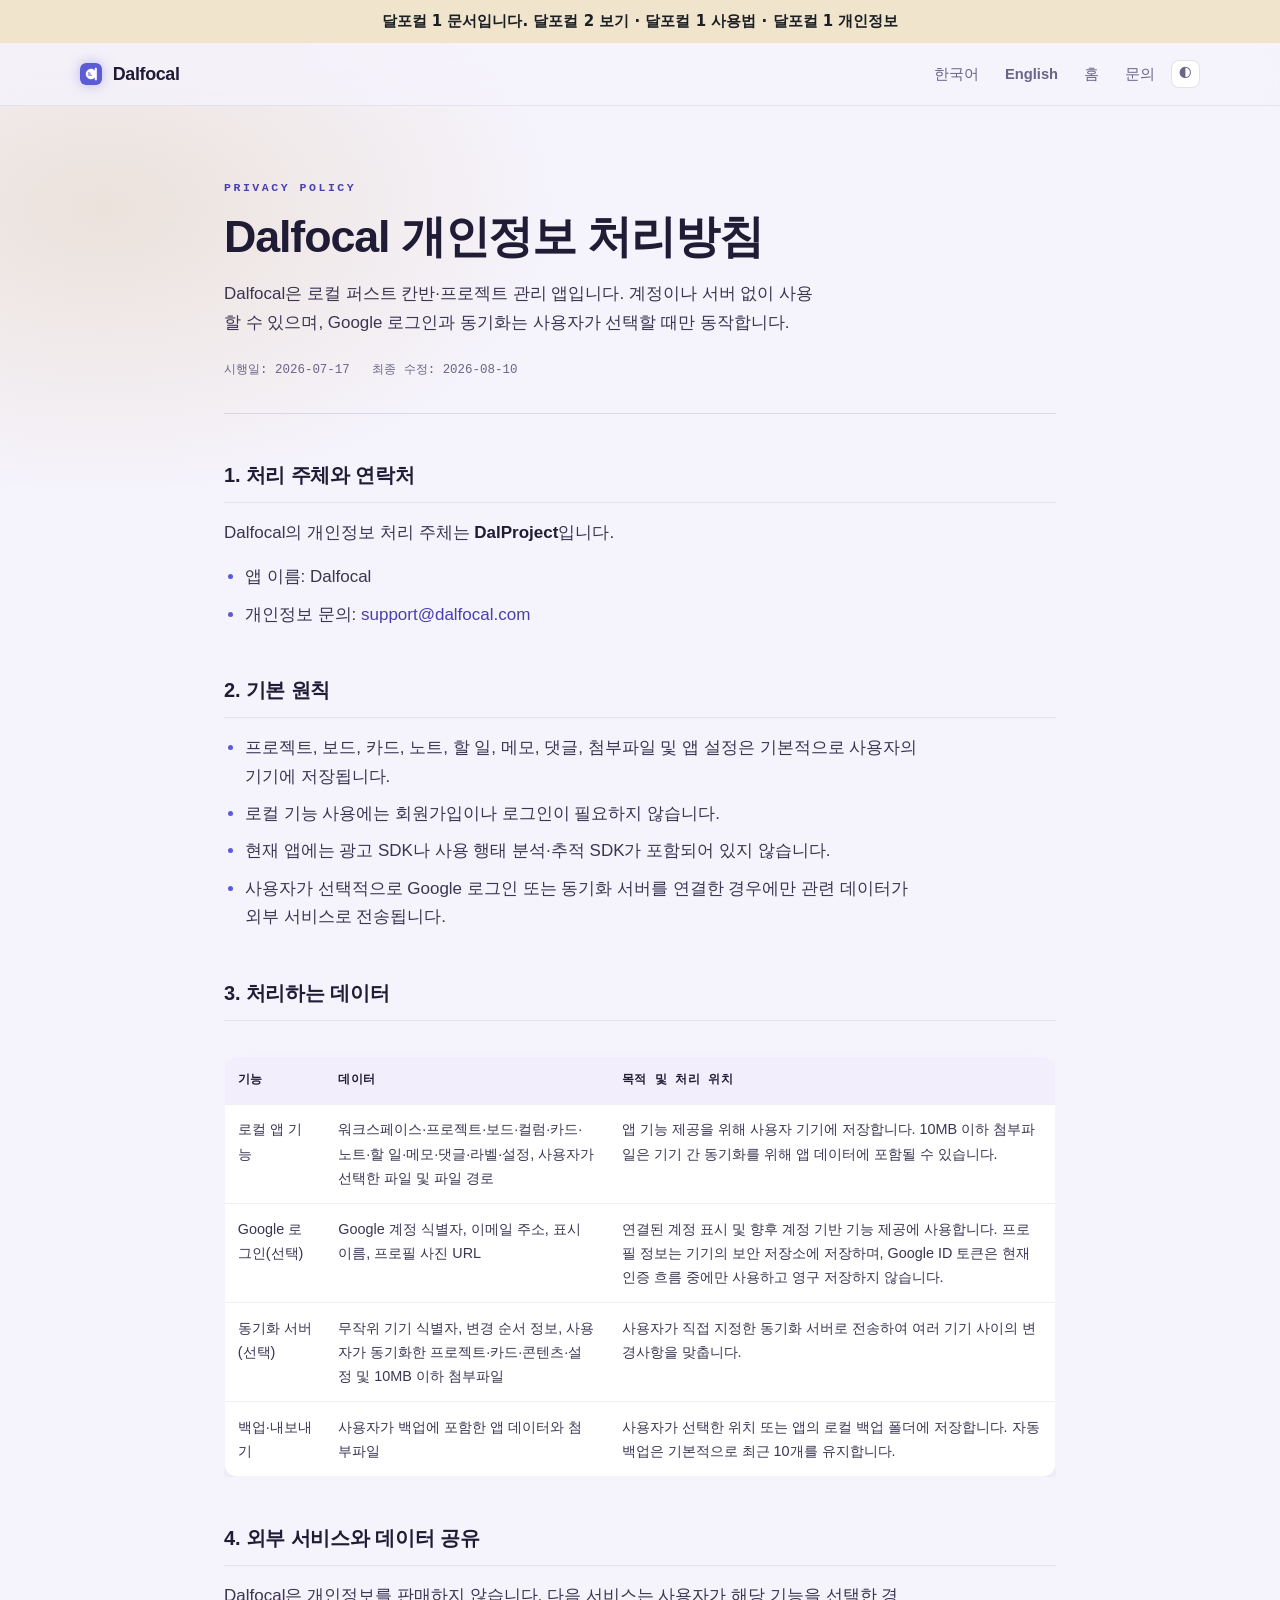
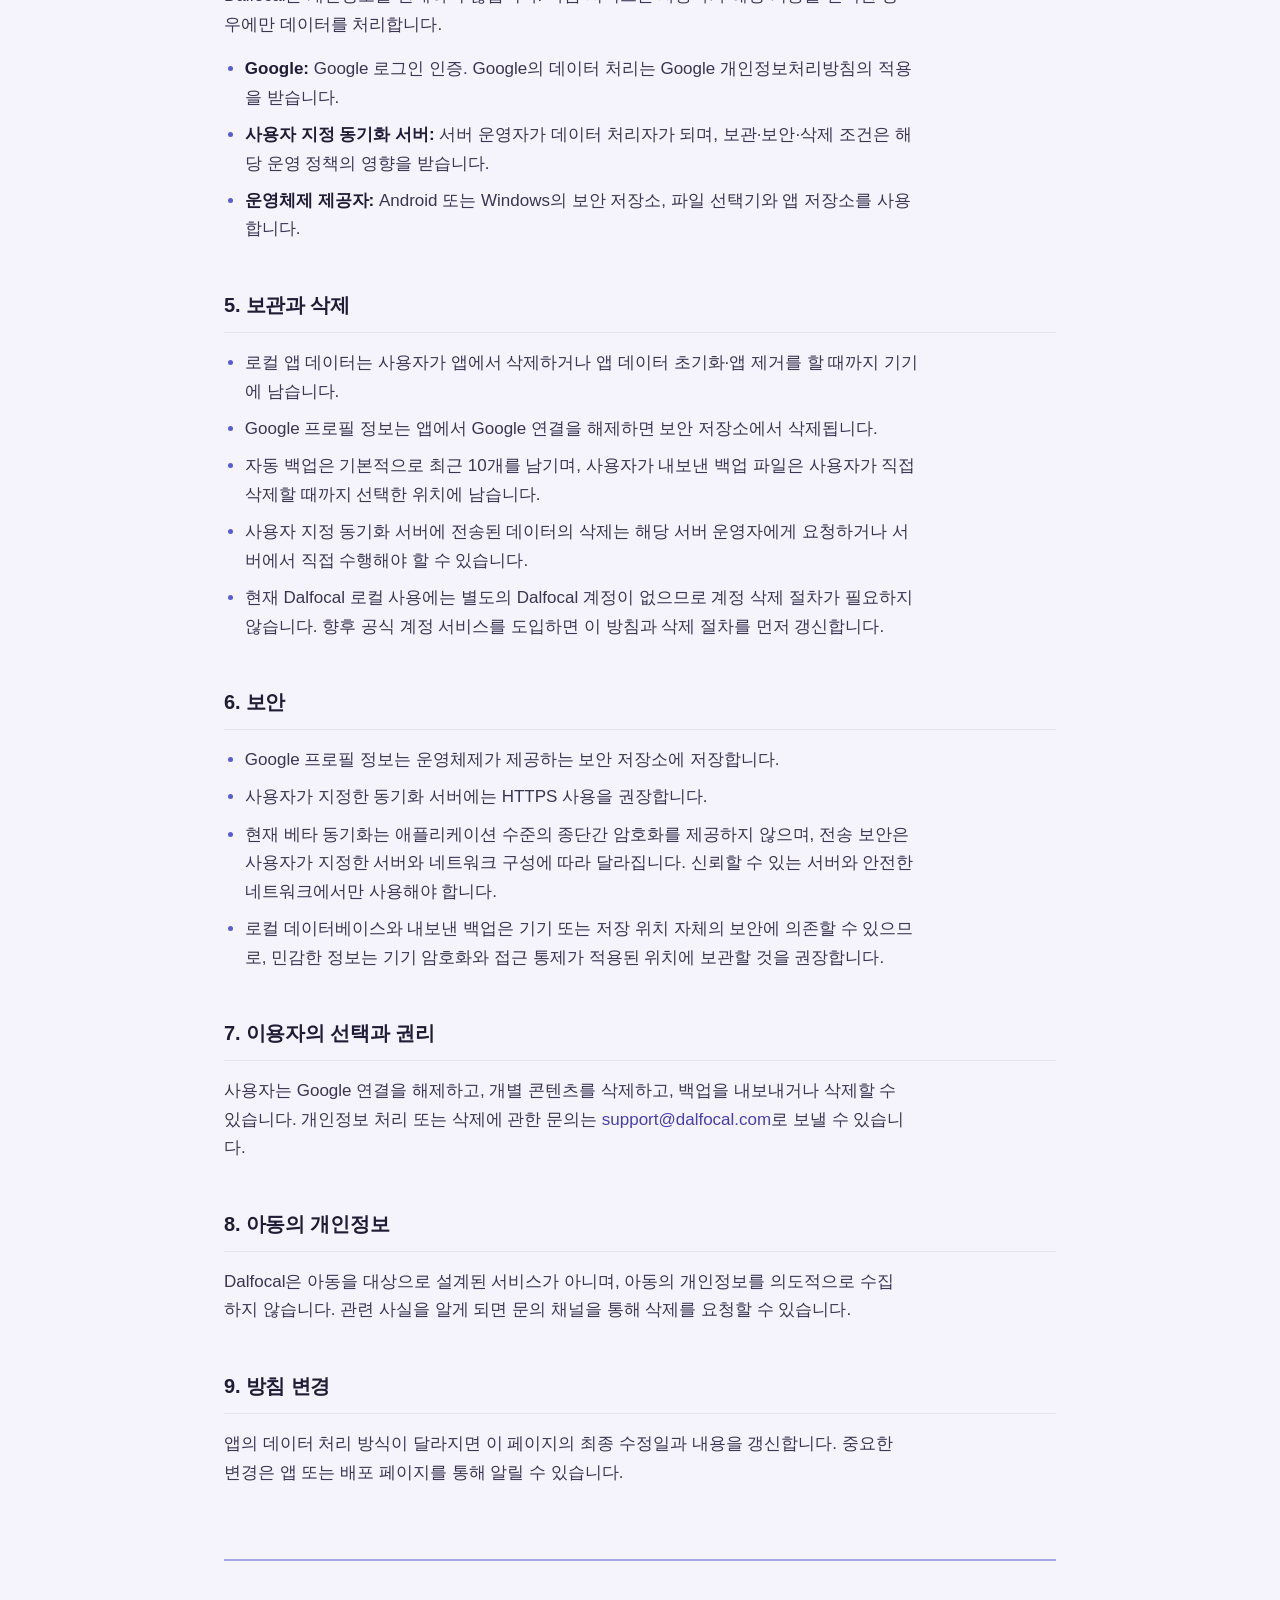
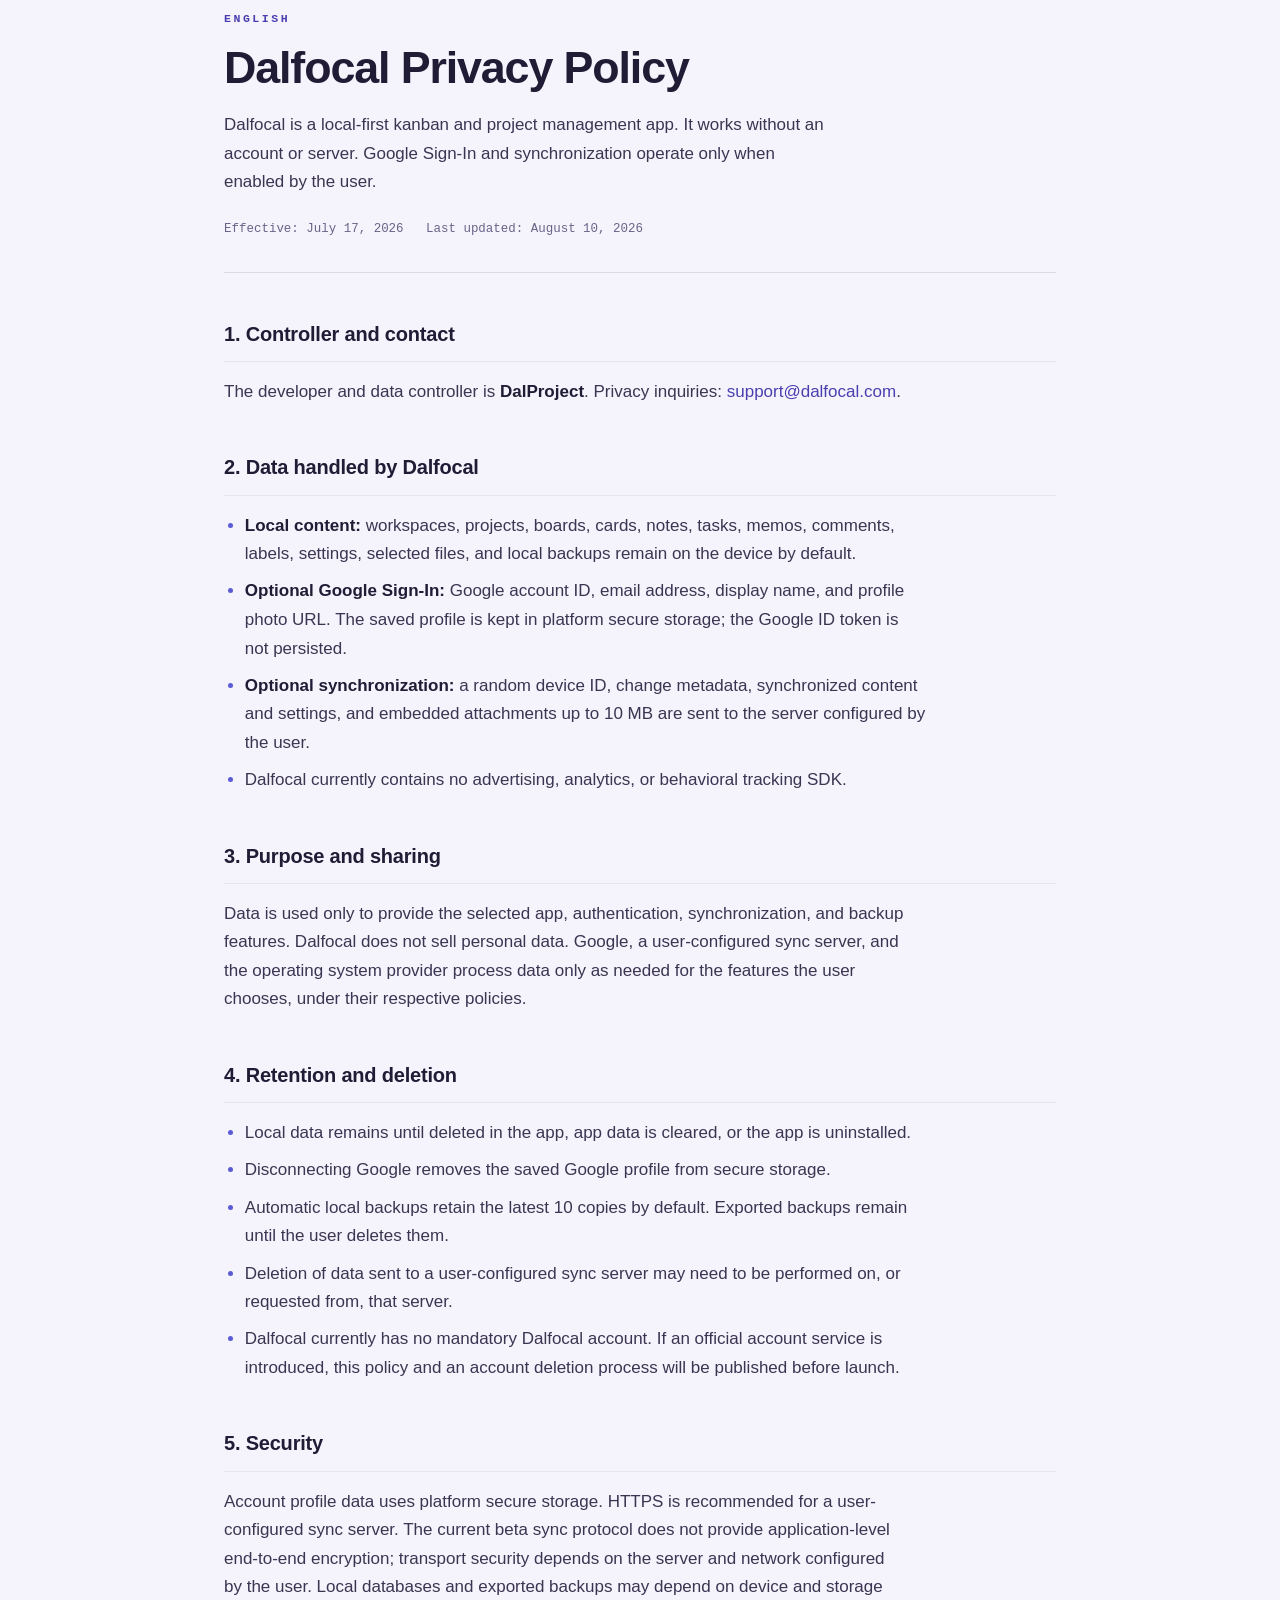
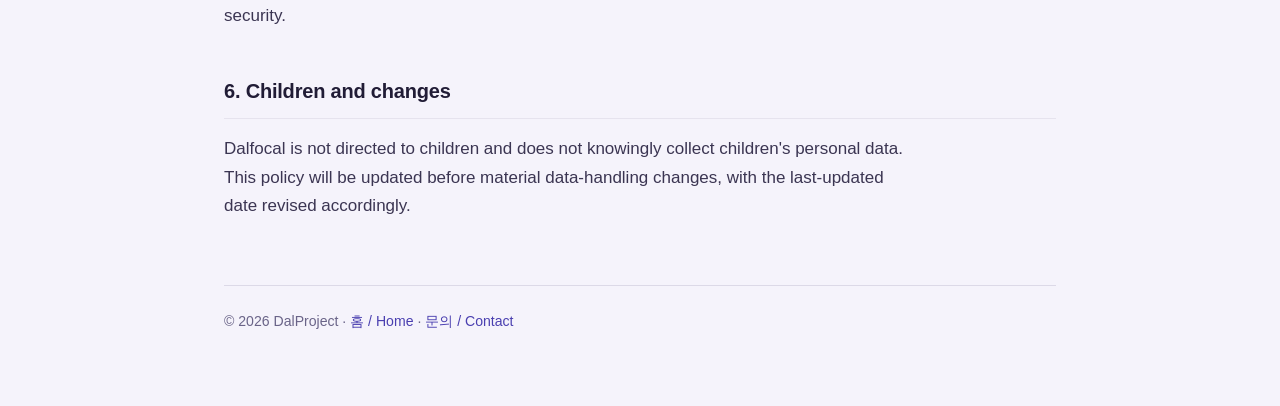
<file: privacy-v1.html>
<!doctype html>
<html lang="ko">
<head>
<meta charset="utf-8">
<meta name="viewport" content="width=device-width, initial-scale=1">
<title>(달포컬 1) Dalfocal 개인정보 처리방침 · Privacy Policy</title>
<meta name="description" content="Dalfocal 개인정보 처리방침. 앱이 처리하는 데이터, 선택적 Google 로그인과 동기화, 보관 및 삭제 방법을 설명합니다.">
<meta name="theme-color" content="#131120">
<meta property="og:title" content="Dalfocal 개인정보 처리방침 · Privacy Policy">
<meta property="og:image" content="https://dalfocal.com/icon.png">
<link rel="icon" type="image/png" href="icon.png">
<link rel="apple-touch-icon" href="icon.png">
<style>
/* Dalfocal — twilight identity (tokens shared with index.html / guide.html / contact.html) */
:root{
  --bg:#F5F3FB;--bg-2:#ECE8F8;--panel:#FFFFFF;--panel-2:#F2EEFC;
  --line:rgba(40,26,80,.12);--line-2:rgba(40,26,80,.07);
  --ink:#211C36;--ink-2:#3B3552;--dim:#6A6488;
  --accent:#5B5BD6;--accent-2:#4A3FB0;--accent-soft:rgba(91,91,214,.12);
  --spark:#B4791A;--spark-soft:rgba(180,121,26,.14);--good:#2E9E63;
  --shadow-sm:0 6px 16px -10px rgba(40,26,80,.4);
  color-scheme:light;
}
@media (prefers-color-scheme: dark){
  :root{
    --bg:#131120;--bg-2:#0e0c19;--panel:#1b1930;--panel-2:#241f3a;
    --line:rgba(255,255,255,.09);--line-2:rgba(255,255,255,.05);
    --ink:#ECEAF6;--ink-2:#CFC9EA;--dim:#A6A0C6;
    --accent:#8B7CFF;--accent-2:#A99BFF;--accent-soft:rgba(139,124,255,.16);
    --spark:#F6C86B;--spark-soft:rgba(246,200,107,.16);--good:#5FD08A;
    --shadow-sm:0 10px 26px -16px rgba(0,0,0,.7);
    color-scheme:dark;
  }
}
:root[data-theme="light"]{
  --bg:#F5F3FB;--bg-2:#ECE8F8;--panel:#FFFFFF;--panel-2:#F2EEFC;
  --line:rgba(40,26,80,.12);--line-2:rgba(40,26,80,.07);
  --ink:#211C36;--ink-2:#3B3552;--dim:#6A6488;
  --accent:#5B5BD6;--accent-2:#4A3FB0;--accent-soft:rgba(91,91,214,.12);
  --spark:#B4791A;--spark-soft:rgba(180,121,26,.14);--good:#2E9E63;
  --shadow-sm:0 6px 16px -10px rgba(40,26,80,.4);
  color-scheme:light;
}
:root[data-theme="dark"]{
  --bg:#131120;--bg-2:#0e0c19;--panel:#1b1930;--panel-2:#241f3a;
  --line:rgba(255,255,255,.09);--line-2:rgba(255,255,255,.05);
  --ink:#ECEAF6;--ink-2:#CFC9EA;--dim:#A6A0C6;
  --accent:#8B7CFF;--accent-2:#A99BFF;--accent-soft:rgba(139,124,255,.16);
  --spark:#F6C86B;--spark-soft:rgba(246,200,107,.16);--good:#5FD08A;
  --shadow-sm:0 10px 26px -16px rgba(0,0,0,.7);
  color-scheme:dark;
}

*{box-sizing:border-box}
html{-webkit-text-size-adjust:100%;scroll-behavior:smooth}
body{margin:0;
  background:radial-gradient(1100px 620px at 78% -8%, var(--accent-soft), transparent 60%),
    radial-gradient(820px 520px at 8% 4%, var(--spark-soft), transparent 55%),var(--bg);
  color:var(--ink);
  font-family:-apple-system,BlinkMacSystemFont,"Segoe UI",Roboto,"Apple SD Gothic Neo","Malgun Gothic","Noto Sans KR",sans-serif;
  font-size:17px;line-height:1.68;-webkit-font-smoothing:antialiased;overflow-x:hidden}
.wrap{width:min(1120px,92vw);margin-inline:auto}
a{color:var(--accent-2);text-decoration:none}
a:hover{text-decoration:underline}
p{margin:0 0 1rem}
::selection{background:var(--accent);color:#fff}
:focus-visible{outline:2px solid var(--accent);outline-offset:3px;border-radius:4px}

/* header */
.bar{position:sticky;top:0;z-index:40;backdrop-filter:saturate(140%) blur(12px);
  background:color-mix(in srgb, var(--bg) 78%, transparent);border-bottom:1px solid var(--line-2)}
.bar .wrap{display:flex;align-items:center;gap:1rem;height:62px}
.wordmark{display:flex;align-items:center;gap:.6em;font-weight:750;letter-spacing:-.02em;
  font-size:1.12rem;color:var(--ink);text-decoration:none}
.wordmark:hover{text-decoration:none}
.wordmark::before{content:"";width:22px;height:22px;border-radius:27%;flex:none;
  background:url("icon.png") center/cover;box-shadow:0 0 16px -4px var(--accent)}
.bar nav{margin-left:auto;display:flex;align-items:center;gap:.35rem}
.bar nav a{padding:.4em .7em;border-radius:8px;color:var(--dim);font-size:.92rem;font-weight:550}
.bar nav a:hover{color:var(--ink);background:var(--panel-2);text-decoration:none}
.theme-btn{font-family:ui-monospace,Menlo,monospace;font-size:.74rem;font-weight:600;letter-spacing:.04em;
  padding:.42em .6em;border-radius:8px;border:1px solid var(--line);background:var(--panel);
  color:var(--dim);cursor:pointer}
.theme-btn:hover{color:var(--ink);border-color:var(--accent)}

/* policy shell */
.policy-shell{width:min(100% - 2.5rem,52rem);margin-inline:auto;padding-block:clamp(2.6rem,6vw,4.5rem)}
.eyebrow{font-family:ui-monospace,Menlo,monospace;font-size:.72rem;letter-spacing:.22em;
  text-transform:uppercase;color:var(--accent-2);margin:0 0 .9rem;font-weight:600}
.policy-head{padding-bottom:2rem;border-bottom:1px solid var(--line)}
.policy-head h1{font-size:clamp(1.9rem,4.6vw,2.8rem);font-weight:820;letter-spacing:-.025em;
  line-height:1.1;margin:0;text-wrap:balance}
.policy-head .summary{max-width:64ch;margin:1.2rem 0 0;color:var(--ink-2);font-size:1.06rem}
.policy-meta{display:flex;flex-wrap:wrap;gap:.45rem 1.4rem;margin-top:1.4rem;
  font-family:ui-monospace,Menlo,monospace;font-size:.78rem;color:var(--dim)}

.policy section{margin-top:2.8rem;scroll-margin-top:5rem}
.policy h2{font-size:1.25rem;font-weight:740;letter-spacing:-.01em;padding-bottom:.6rem;
  margin:0 0 1rem;border-bottom:1px solid var(--line-2)}
.policy h3{margin:1.6rem 0 .6rem;font-size:1.05rem;font-weight:700}
.policy p,.policy li{color:var(--ink-2);max-width:72ch}
.policy strong{color:var(--ink);font-weight:680}
.policy ul{padding-left:1.3rem;margin:0}
.policy li + li{margin-top:.55rem}
.policy li::marker{color:var(--accent)}

/* data table */
.data-table{width:100%;border-collapse:collapse;margin-top:1.2rem;font-size:.9rem;
  border:1px solid var(--line);border-radius:13px;overflow:hidden;box-shadow:var(--shadow-sm)}
.data-table th,.data-table td{padding:.8rem;border-bottom:1px solid var(--line-2);text-align:left;vertical-align:top}
.data-table th{background:var(--panel-2);color:var(--ink);font-family:ui-monospace,Menlo,monospace;
  font-size:.78rem;letter-spacing:.04em;text-transform:uppercase}
.data-table td{background:var(--panel);color:var(--ink-2)}
.data-table tr:last-child td{border-bottom:0}
.table-scroll{overflow-x:auto}

.lang-divider{margin:4.5rem 0 0;border:0;border-top:2px solid var(--accent);opacity:.5}
.policy-footer{margin-top:4rem;padding-top:1.5rem;border-top:1px solid var(--line);
  font-size:.88rem;color:var(--dim)}
.policy-footer p{margin:0}

@media (max-width:680px){
  .data-table,.data-table tbody,.data-table tr,.data-table th,.data-table td{display:block}
  .data-table tr + tr{margin-top:1rem}
  .data-table th{border-bottom:0}
}
@media (prefers-reduced-motion: reduce){*{animation:none!important;transition:none!important;scroll-behavior:auto}}
</style>
</head>
<body>
<p style="margin:0;padding:.65rem 1rem;background:#F0E4CC;color:#1A1F24;font:600 15px/1.5 system-ui,-apple-system,'Segoe UI','Malgun Gothic',sans-serif;text-align:center">달포컬 1 문서입니다. <a href="./" style="color:inherit">달포컬 2 보기</a> · <a href="guide.html" style="color:inherit">달포컬 1 사용법</a> · <a href="privacy-v1.html" style="color:inherit">달포컬 1 개인정보</a></p>

<header class="bar">
  <div class="wrap">
    <a class="wordmark" href="index.html">Dalfocal</a>
    <nav>
      <a href="#ko">한국어</a>
      <a href="#en">English</a>
      <a href="index.html">홈</a>
      <a href="contact.html">문의</a>
      <button class="theme-btn" id="theme" type="button" aria-label="테마 전환">◐</button>
    </nav>
  </div>
</header>

<main class="policy-shell">
  <header class="policy-head" id="ko">
    <p class="eyebrow">privacy policy</p>
    <h1>Dalfocal 개인정보 처리방침</h1>
    <p class="summary">Dalfocal은 로컬 퍼스트 칸반·프로젝트 관리 앱입니다. 계정이나 서버 없이 사용할 수 있으며, Google 로그인과 동기화는 사용자가 선택할 때만 동작합니다.</p>
    <div class="policy-meta">
      <span>시행일: 2026-07-17</span>
      <span>최종 수정: 2026-08-10</span>
    </div>
  </header>

  <article class="policy">
    <section>
      <h2>1. 처리 주체와 연락처</h2>
      <p>Dalfocal의 개인정보 처리 주체는 <strong>DalProject</strong>입니다.</p>
      <ul>
        <li>앱 이름: Dalfocal</li>
        <li>개인정보 문의: <a href="mailto:support@dalfocal.com">support@dalfocal.com</a></li>
      </ul>
    </section>

    <section>
      <h2>2. 기본 원칙</h2>
      <ul>
        <li>프로젝트, 보드, 카드, 노트, 할 일, 메모, 댓글, 첨부파일 및 앱 설정은 기본적으로 사용자의 기기에 저장됩니다.</li>
        <li>로컬 기능 사용에는 회원가입이나 로그인이 필요하지 않습니다.</li>
        <li>현재 앱에는 광고 SDK나 사용 행태 분석·추적 SDK가 포함되어 있지 않습니다.</li>
        <li>사용자가 선택적으로 Google 로그인 또는 동기화 서버를 연결한 경우에만 관련 데이터가 외부 서비스로 전송됩니다.</li>
      </ul>
    </section>

    <section>
      <h2>3. 처리하는 데이터</h2>
      <div class="table-scroll">
      <table class="data-table">
        <thead><tr><th>기능</th><th>데이터</th><th>목적 및 처리 위치</th></tr></thead>
        <tbody>
          <tr>
            <td>로컬 앱 기능</td>
            <td>워크스페이스·프로젝트·보드·컬럼·카드·노트·할 일·메모·댓글·라벨·설정, 사용자가 선택한 파일 및 파일 경로</td>
            <td>앱 기능 제공을 위해 사용자 기기에 저장합니다. 10MB 이하 첨부파일은 기기 간 동기화를 위해 앱 데이터에 포함될 수 있습니다.</td>
          </tr>
          <tr>
            <td>Google 로그인(선택)</td>
            <td>Google 계정 식별자, 이메일 주소, 표시 이름, 프로필 사진 URL</td>
            <td>연결된 계정 표시 및 향후 계정 기반 기능 제공에 사용합니다. 프로필 정보는 기기의 보안 저장소에 저장하며, Google ID 토큰은 현재 인증 흐름 중에만 사용하고 영구 저장하지 않습니다.</td>
          </tr>
          <tr>
            <td>동기화 서버(선택)</td>
            <td>무작위 기기 식별자, 변경 순서 정보, 사용자가 동기화한 프로젝트·카드·콘텐츠·설정 및 10MB 이하 첨부파일</td>
            <td>사용자가 직접 지정한 동기화 서버로 전송하여 여러 기기 사이의 변경사항을 맞춥니다.</td>
          </tr>
          <tr>
            <td>백업·내보내기</td>
            <td>사용자가 백업에 포함한 앱 데이터와 첨부파일</td>
            <td>사용자가 선택한 위치 또는 앱의 로컬 백업 폴더에 저장합니다. 자동 백업은 기본적으로 최근 10개를 유지합니다.</td>
          </tr>
        </tbody>
      </table>
      </div>
    </section>

    <section>
      <h2>4. 외부 서비스와 데이터 공유</h2>
      <p>Dalfocal은 개인정보를 판매하지 않습니다. 다음 서비스는 사용자가 해당 기능을 선택한 경우에만 데이터를 처리합니다.</p>
      <ul>
        <li><strong>Google:</strong> Google 로그인 인증. Google의 데이터 처리는 Google 개인정보처리방침의 적용을 받습니다.</li>
        <li><strong>사용자 지정 동기화 서버:</strong> 서버 운영자가 데이터 처리자가 되며, 보관·보안·삭제 조건은 해당 운영 정책의 영향을 받습니다.</li>
        <li><strong>운영체제 제공자:</strong> Android 또는 Windows의 보안 저장소, 파일 선택기와 앱 저장소를 사용합니다.</li>
      </ul>
    </section>

    <section>
      <h2>5. 보관과 삭제</h2>
      <ul>
        <li>로컬 앱 데이터는 사용자가 앱에서 삭제하거나 앱 데이터 초기화·앱 제거를 할 때까지 기기에 남습니다.</li>
        <li>Google 프로필 정보는 앱에서 Google 연결을 해제하면 보안 저장소에서 삭제됩니다.</li>
        <li>자동 백업은 기본적으로 최근 10개를 남기며, 사용자가 내보낸 백업 파일은 사용자가 직접 삭제할 때까지 선택한 위치에 남습니다.</li>
        <li>사용자 지정 동기화 서버에 전송된 데이터의 삭제는 해당 서버 운영자에게 요청하거나 서버에서 직접 수행해야 할 수 있습니다.</li>
        <li>현재 Dalfocal 로컬 사용에는 별도의 Dalfocal 계정이 없으므로 계정 삭제 절차가 필요하지 않습니다. 향후 공식 계정 서비스를 도입하면 이 방침과 삭제 절차를 먼저 갱신합니다.</li>
      </ul>
    </section>

    <section>
      <h2>6. 보안</h2>
      <ul>
        <li>Google 프로필 정보는 운영체제가 제공하는 보안 저장소에 저장합니다.</li>
        <li>사용자가 지정한 동기화 서버에는 HTTPS 사용을 권장합니다.</li>
        <li>현재 베타 동기화는 애플리케이션 수준의 종단간 암호화를 제공하지 않으며, 전송 보안은 사용자가 지정한 서버와 네트워크 구성에 따라 달라집니다. 신뢰할 수 있는 서버와 안전한 네트워크에서만 사용해야 합니다.</li>
        <li>로컬 데이터베이스와 내보낸 백업은 기기 또는 저장 위치 자체의 보안에 의존할 수 있으므로, 민감한 정보는 기기 암호화와 접근 통제가 적용된 위치에 보관할 것을 권장합니다.</li>
      </ul>
    </section>

    <section>
      <h2>7. 이용자의 선택과 권리</h2>
      <p>사용자는 Google 연결을 해제하고, 개별 콘텐츠를 삭제하고, 백업을 내보내거나 삭제할 수 있습니다. 개인정보 처리 또는 삭제에 관한 문의는 <a href="mailto:support@dalfocal.com">support@dalfocal.com</a>로 보낼 수 있습니다.</p>
    </section>

    <section>
      <h2>8. 아동의 개인정보</h2>
      <p>Dalfocal은 아동을 대상으로 설계된 서비스가 아니며, 아동의 개인정보를 의도적으로 수집하지 않습니다. 관련 사실을 알게 되면 문의 채널을 통해 삭제를 요청할 수 있습니다.</p>
    </section>

    <section>
      <h2>9. 방침 변경</h2>
      <p>앱의 데이터 처리 방식이 달라지면 이 페이지의 최종 수정일과 내용을 갱신합니다. 중요한 변경은 앱 또는 배포 페이지를 통해 알릴 수 있습니다.</p>
    </section>
  </article>

  <hr class="lang-divider">

  <header class="policy-head" id="en" style="margin-top:3rem">
    <p class="eyebrow">english</p>
    <h1>Dalfocal Privacy Policy</h1>
    <p class="summary">Dalfocal is a local-first kanban and project management app. It works without an account or server. Google Sign-In and synchronization operate only when enabled by the user.</p>
    <div class="policy-meta"><span>Effective: July 17, 2026</span><span>Last updated: August 10, 2026</span></div>
  </header>

  <article class="policy">
    <section>
      <h2>1. Controller and contact</h2>
      <p>The developer and data controller is <strong>DalProject</strong>. Privacy inquiries: <a href="mailto:support@dalfocal.com">support@dalfocal.com</a>.</p>
    </section>
    <section>
      <h2>2. Data handled by Dalfocal</h2>
      <ul>
        <li><strong>Local content:</strong> workspaces, projects, boards, cards, notes, tasks, memos, comments, labels, settings, selected files, and local backups remain on the device by default.</li>
        <li><strong>Optional Google Sign-In:</strong> Google account ID, email address, display name, and profile photo URL. The saved profile is kept in platform secure storage; the Google ID token is not persisted.</li>
        <li><strong>Optional synchronization:</strong> a random device ID, change metadata, synchronized content and settings, and embedded attachments up to 10 MB are sent to the server configured by the user.</li>
        <li>Dalfocal currently contains no advertising, analytics, or behavioral tracking SDK.</li>
      </ul>
    </section>
    <section>
      <h2>3. Purpose and sharing</h2>
      <p>Data is used only to provide the selected app, authentication, synchronization, and backup features. Dalfocal does not sell personal data. Google, a user-configured sync server, and the operating system provider process data only as needed for the features the user chooses, under their respective policies.</p>
    </section>
    <section>
      <h2>4. Retention and deletion</h2>
      <ul>
        <li>Local data remains until deleted in the app, app data is cleared, or the app is uninstalled.</li>
        <li>Disconnecting Google removes the saved Google profile from secure storage.</li>
        <li>Automatic local backups retain the latest 10 copies by default. Exported backups remain until the user deletes them.</li>
        <li>Deletion of data sent to a user-configured sync server may need to be performed on, or requested from, that server.</li>
        <li>Dalfocal currently has no mandatory Dalfocal account. If an official account service is introduced, this policy and an account deletion process will be published before launch.</li>
      </ul>
    </section>
    <section>
      <h2>5. Security</h2>
      <p>Account profile data uses platform secure storage. HTTPS is recommended for a user-configured sync server. The current beta sync protocol does not provide application-level end-to-end encryption; transport security depends on the server and network configured by the user. Local databases and exported backups may depend on device and storage security.</p>
    </section>
    <section>
      <h2>6. Children and changes</h2>
      <p>Dalfocal is not directed to children and does not knowingly collect children's personal data. This policy will be updated before material data-handling changes, with the last-updated date revised accordingly.</p>
    </section>
  </article>

  <footer class="policy-footer">
    <p>© 2026 DalProject · <a href="index.html">홈 / Home</a> · <a href="contact.html">문의 / Contact</a></p>
  </footer>
</main>

<script>
(function(){
  "use strict";
  var root=document.documentElement;
  document.getElementById("theme").addEventListener("click",function(){
    var dark=window.matchMedia("(prefers-color-scheme: dark)").matches;
    var cur=root.getAttribute("data-theme")||(dark?"dark":"light");
    root.setAttribute("data-theme",cur==="dark"?"light":"dark");
  });
})();
</script>
</body>
</html>
</file>
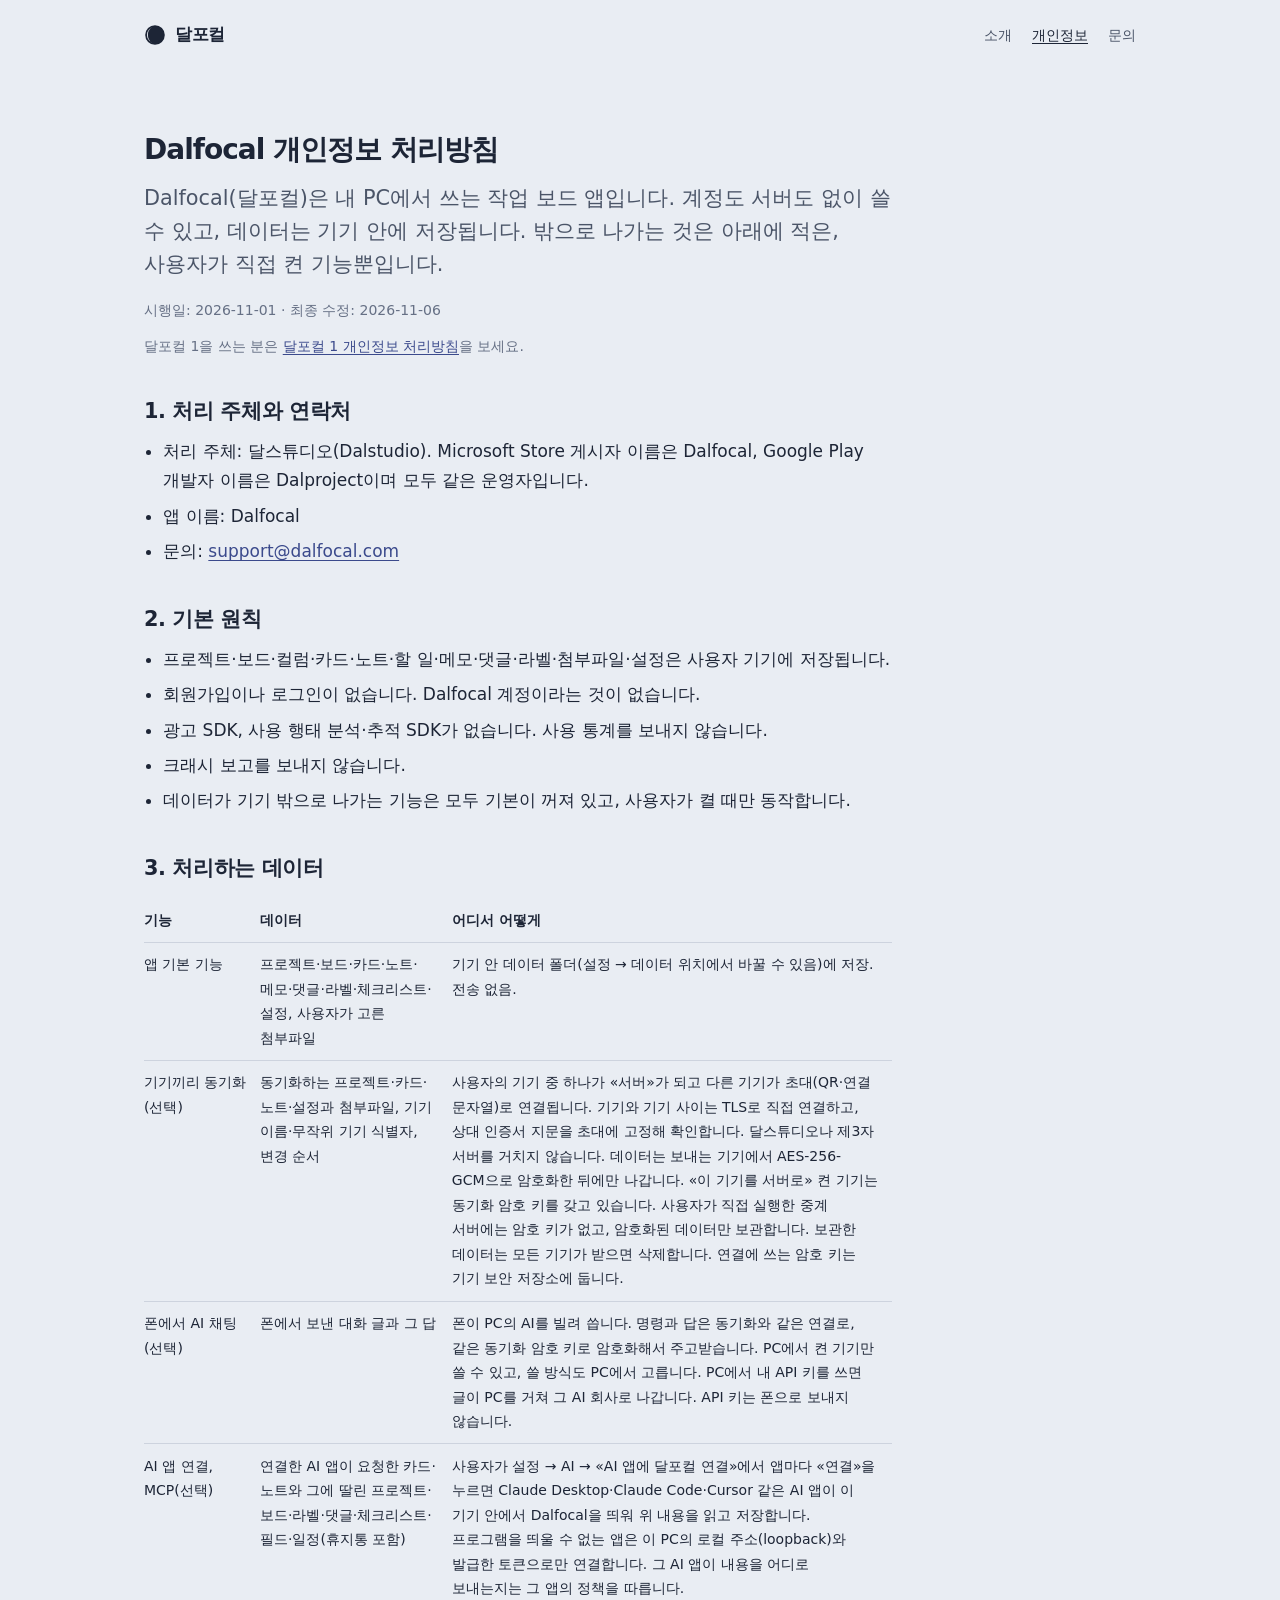
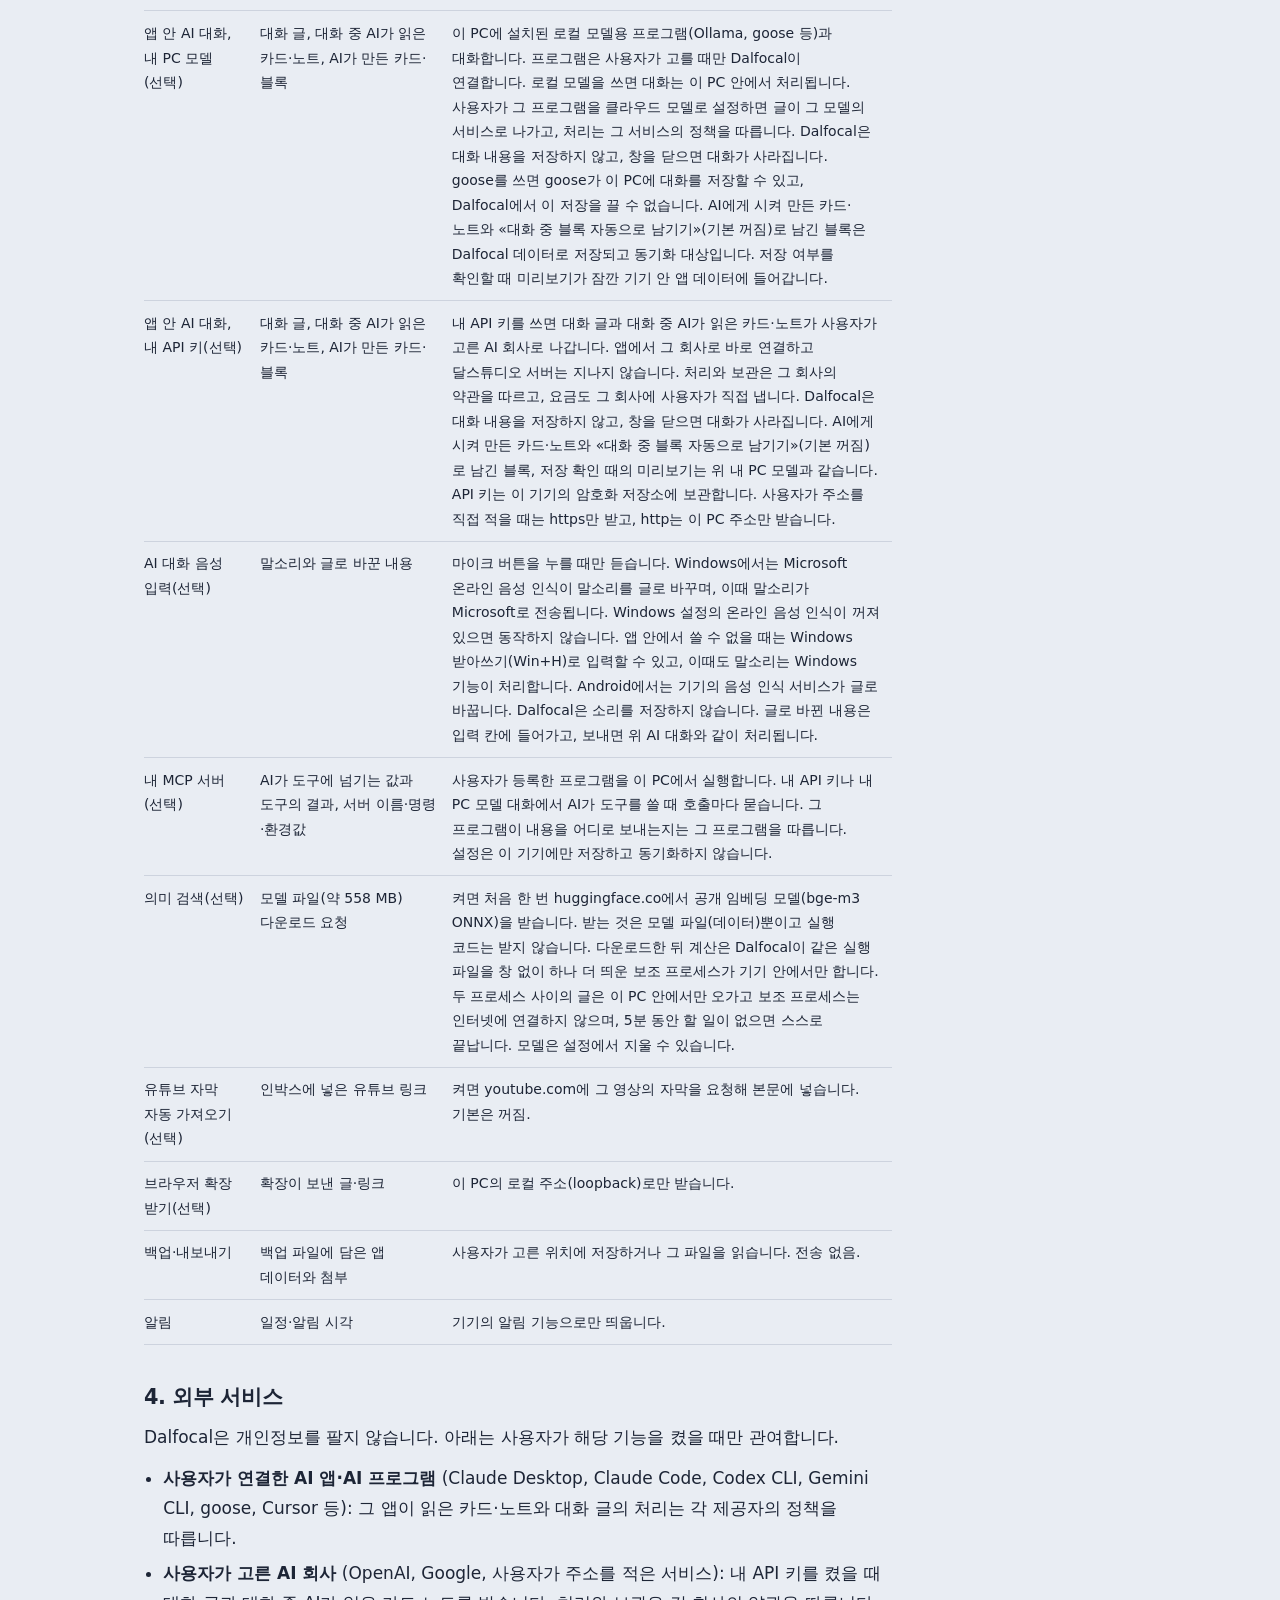
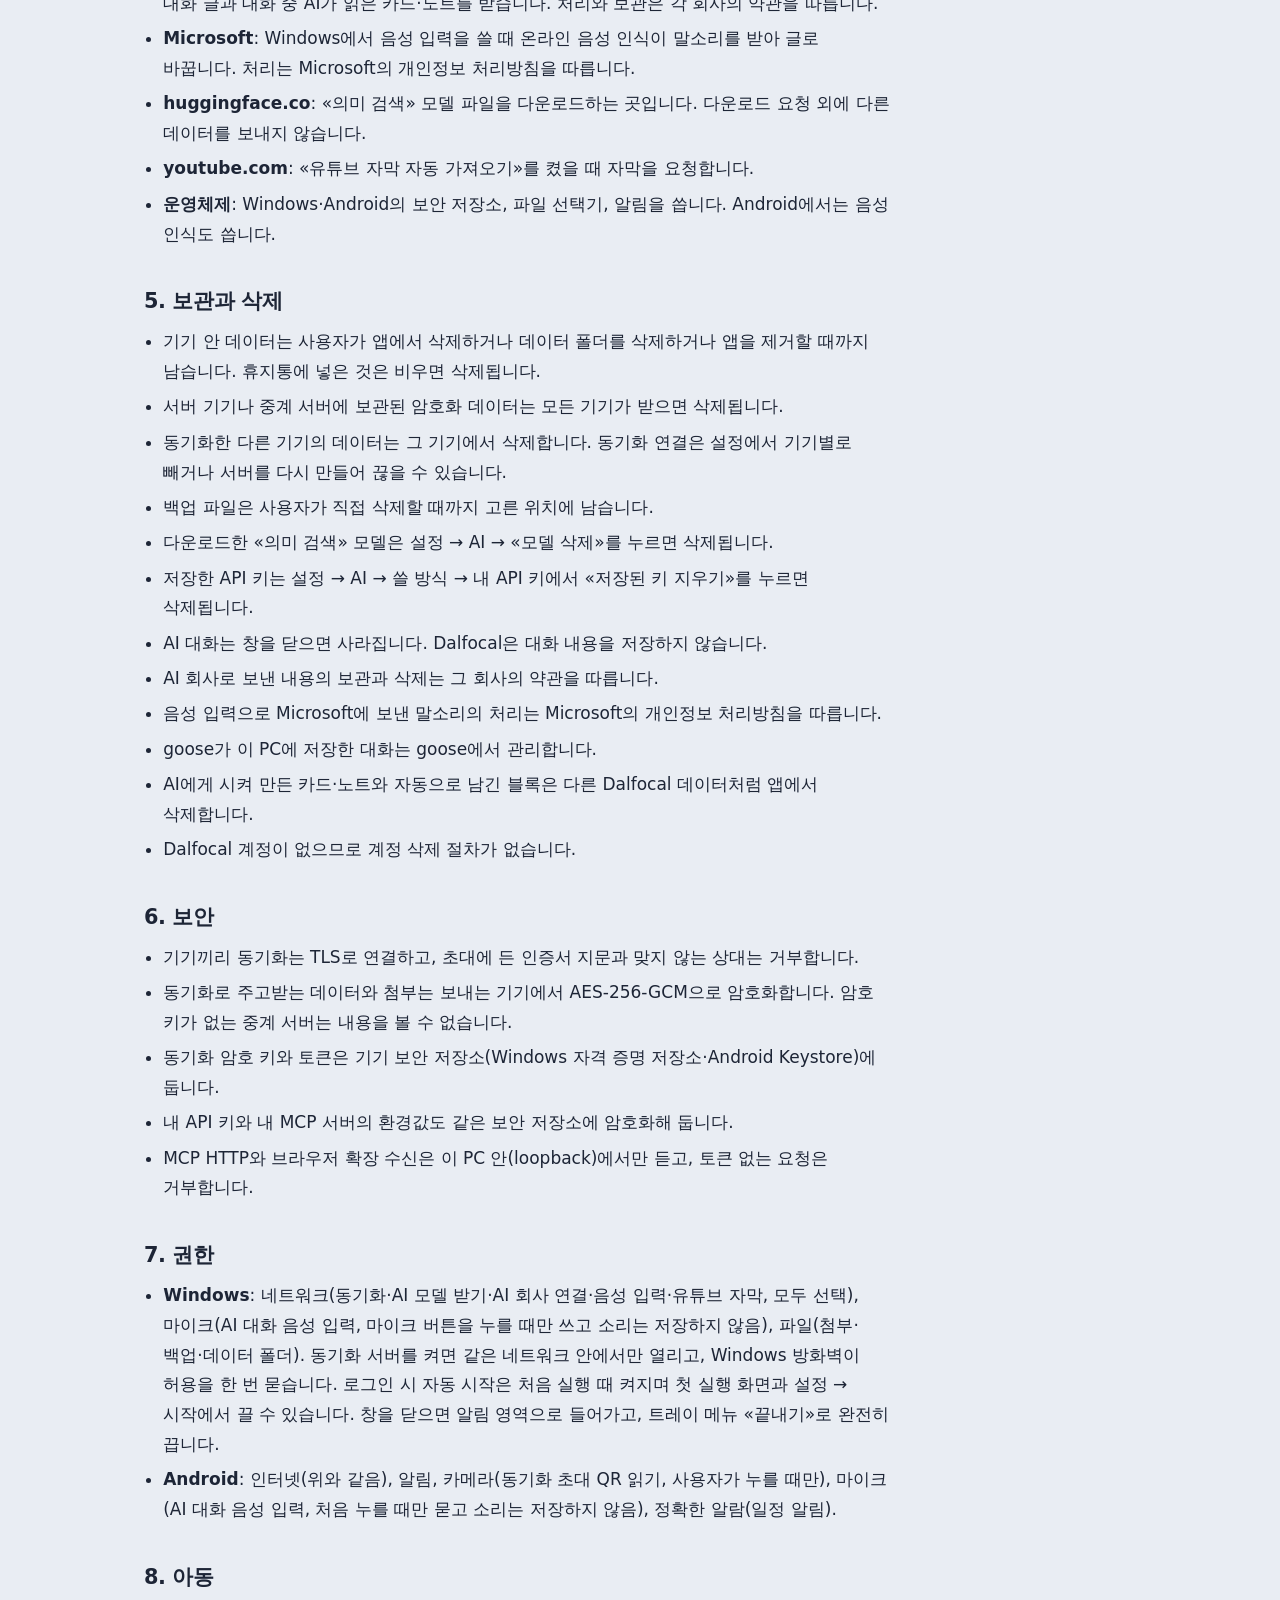
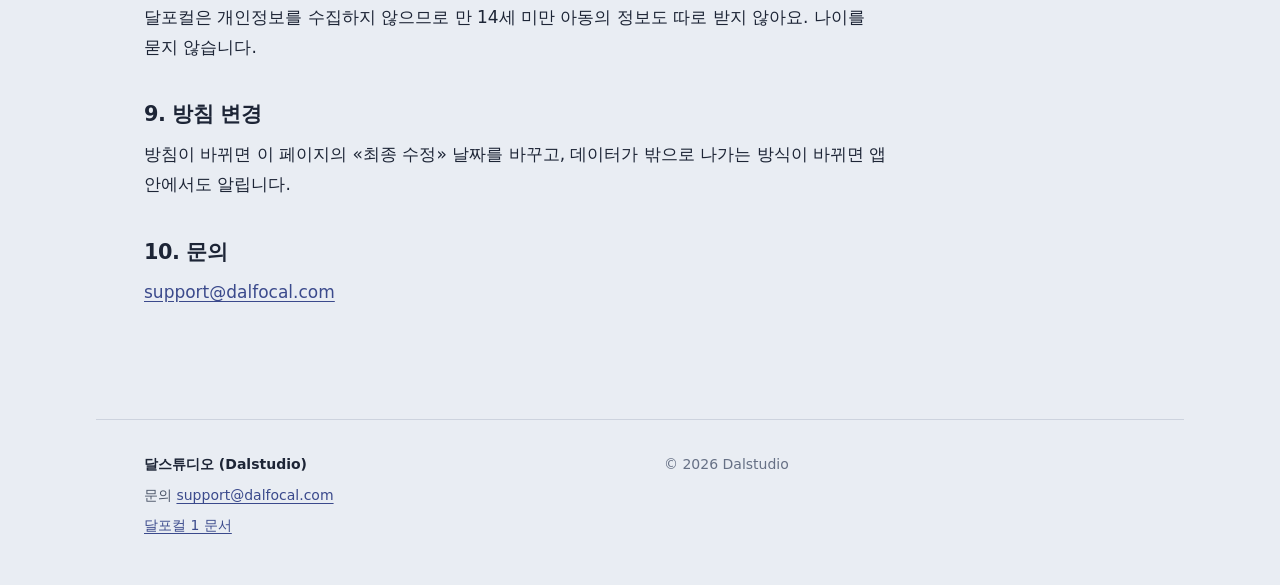
<file: privacy.html>
<!doctype html>
<html lang="ko">
<head>
<meta charset="utf-8">
<meta name="viewport" content="width=device-width, initial-scale=1">
<title>달포컬 개인정보 처리방침</title>
<meta name="description" content="달포컬(Dalfocal) 개인정보 처리방침. 계정도 서버도 없이 쓰고, 데이터는 기기 안에 저장됩니다.">
<link rel="stylesheet" href="styles.css">
<link rel="icon" type="image/png" href="icon.png">
</head>
<body>
<a class="skip" href="#main">본문으로 건너뛰기</a>

<header class="top wrap">
  <a class="mark" href="./">
    <svg viewBox="0 0 64 64" aria-hidden="true"><circle cx="32" cy="32" r="26" fill="none" stroke="currentColor" stroke-width="5"/><path d="M32 6 A26 26 0 0 1 32 58 A20.8 26 0 0 1 32 6 Z" fill="currentColor"/></svg>
    달포컬
  </a>
  <nav aria-label="주요 메뉴">
    <a href="./">소개</a>
    <a href="privacy.html" aria-current="page">개인정보</a>
    <a href="mailto:support@dalfocal.com">문의</a>
  </nav>
</header>

<!-- 생성 파일. 고치려면 dalstudio-hub 의 원본을 고치고 scripts/build-dalfocal-com.py 를 다시 돌린다. -->
<main id="main" class="wrap">
<article class="doc">
  <h1>Dalfocal 개인정보 처리방침</h1>
  <p class="lede">Dalfocal(달포컬)은 내 PC에서 쓰는 작업 보드 앱입니다. 계정도 서버도 없이 쓸 수 있고, 데이터는 기기 안에 저장됩니다. 밖으로 나가는 것은 아래에 적은, 사용자가 직접 켠 기능뿐입니다.</p>
  <p class="dates small">시행일: 2026-11-01 · 최종 수정: 2026-11-06</p>
  <p class="small">달포컬 1을 쓰는 분은 <a href="privacy-v1.html">달포컬 1 개인정보 처리방침</a>을 보세요.</p>
  <h2>1. 처리 주체와 연락처</h2>
  <ul>
    <li>처리 주체: 달스튜디오(Dalstudio). Microsoft Store 게시자 이름은 Dalfocal, Google Play 개발자 이름은 Dalproject이며 모두 같은 운영자입니다.</li>
    <li>앱 이름: Dalfocal</li>
    <li>문의: <a href="mailto:support@dalfocal.com">support@dalfocal.com</a></li>
  </ul>
  <h2>2. 기본 원칙</h2>
  <ul>
    <li>프로젝트·보드·컬럼·카드·노트·할 일·메모·댓글·라벨·첨부파일·설정은 사용자 기기에 저장됩니다.</li>
    <li>회원가입이나 로그인이 없습니다. Dalfocal 계정이라는 것이 없습니다.</li>
    <li>광고 SDK, 사용 행태 분석·추적 SDK가 없습니다. 사용 통계를 보내지 않습니다.</li>
    <li>크래시 보고를 보내지 않습니다.</li>
    <li>데이터가 기기 밖으로 나가는 기능은 모두 기본이 꺼져 있고, 사용자가 켤 때만 동작합니다.</li>
  </ul>
  <h2>3. 처리하는 데이터</h2>
  <div class="table-wrap">
    <table>
      <thead><tr><th scope="col">기능</th><th scope="col">데이터</th><th scope="col">어디서 어떻게</th></tr></thead>
      <tbody>
        <tr><td>앱 기본 기능</td><td>프로젝트·보드·카드·노트·메모·댓글·라벨·체크리스트·설정, 사용자가 고른 첨부파일</td><td>기기 안 데이터 폴더(설정 → 데이터 위치에서 바꿀 수 있음)에 저장. 전송 없음.</td></tr>
        <tr><td>기기끼리 동기화(선택)</td><td>동기화하는 프로젝트·카드·노트·설정과 첨부파일, 기기 이름·무작위 기기 식별자, 변경 순서</td><td>사용자의 기기 중 하나가 «서버»가 되고 다른 기기가 초대(QR·연결 문자열)로 연결됩니다. 기기와 기기 사이는 TLS로 직접 연결하고, 상대 인증서 지문을 초대에 고정해 확인합니다. 달스튜디오나 제3자 서버를 거치지 않습니다. 데이터는 보내는 기기에서 AES-256-GCM으로 암호화한 뒤에만 나갑니다. «이 기기를 서버로» 켠 기기는 동기화 암호 키를 갖고 있습니다. 사용자가 직접 실행한 중계 서버에는 암호 키가 없고, 암호화된 데이터만 보관합니다. 보관한 데이터는 모든 기기가 받으면 삭제합니다. 연결에 쓰는 암호 키는 기기 보안 저장소에 둡니다.</td></tr>
        <tr><td>폰에서 AI 채팅(선택)</td><td>폰에서 보낸 대화 글과 그 답</td><td>폰이 PC의 AI를 빌려 씁니다. 명령과 답은 동기화와 같은 연결로, 같은 동기화 암호 키로 암호화해서 주고받습니다. PC에서 켠 기기만 쓸 수 있고, 쓸 방식도 PC에서 고릅니다. PC에서 내 API 키를 쓰면 글이 PC를 거쳐 그 AI 회사로 나갑니다. API 키는 폰으로 보내지 않습니다.</td></tr>
        <tr><td>AI 앱 연결, MCP(선택)</td><td>연결한 AI 앱이 요청한 카드·노트와 그에 딸린 프로젝트·보드·라벨·댓글·체크리스트·필드·일정(휴지통 포함)</td><td>사용자가 설정 → AI → «AI 앱에 달포컬 연결»에서 앱마다 «연결»을 누르면 Claude Desktop·Claude Code·Cursor 같은 AI 앱이 이 기기 안에서 Dalfocal을 띄워 위 내용을 읽고 저장합니다. 프로그램을 띄울 수 없는 앱은 이 PC의 로컬 주소(loopback)와 발급한 토큰으로만 연결합니다. 그 AI 앱이 내용을 어디로 보내는지는 그 앱의 정책을 따릅니다.</td></tr>
        <tr><td>앱 안 AI 대화, 내 PC 모델(선택)</td><td>대화 글, 대화 중 AI가 읽은 카드·노트, AI가 만든 카드·블록</td><td>이 PC에 설치된 로컬 모델용 프로그램(Ollama, goose 등)과 대화합니다. 프로그램은 사용자가 고를 때만 Dalfocal이 연결합니다. 로컬 모델을 쓰면 대화는 이 PC 안에서 처리됩니다. 사용자가 그 프로그램을 클라우드 모델로 설정하면 글이 그 모델의 서비스로 나가고, 처리는 그 서비스의 정책을 따릅니다. Dalfocal은 대화 내용을 저장하지 않고, 창을 닫으면 대화가 사라집니다. goose를 쓰면 goose가 이 PC에 대화를 저장할 수 있고, Dalfocal에서 이 저장을 끌 수 없습니다. AI에게 시켜 만든 카드·노트와 «대화 중 블록 자동으로 남기기»(기본 꺼짐)로 남긴 블록은 Dalfocal 데이터로 저장되고 동기화 대상입니다. 저장 여부를 확인할 때 미리보기가 잠깐 기기 안 앱 데이터에 들어갑니다.</td></tr>
        <tr><td>앱 안 AI 대화, 내 API 키(선택)</td><td>대화 글, 대화 중 AI가 읽은 카드·노트, AI가 만든 카드·블록</td><td>내 API 키를 쓰면 대화 글과 대화 중 AI가 읽은 카드·노트가 사용자가 고른 AI 회사로 나갑니다. 앱에서 그 회사로 바로 연결하고 달스튜디오 서버는 지나지 않습니다. 처리와 보관은 그 회사의 약관을 따르고, 요금도 그 회사에 사용자가 직접 냅니다. Dalfocal은 대화 내용을 저장하지 않고, 창을 닫으면 대화가 사라집니다. AI에게 시켜 만든 카드·노트와 «대화 중 블록 자동으로 남기기»(기본 꺼짐)로 남긴 블록, 저장 확인 때의 미리보기는 위 내 PC 모델과 같습니다. API 키는 이 기기의 암호화 저장소에 보관합니다. 사용자가 주소를 직접 적을 때는 https만 받고, http는 이 PC 주소만 받습니다.</td></tr>
        <tr><td>AI 대화 음성 입력(선택)</td><td>말소리와 글로 바꾼 내용</td><td>마이크 버튼을 누를 때만 듣습니다. Windows에서는 Microsoft 온라인 음성 인식이 말소리를 글로 바꾸며, 이때 말소리가 Microsoft로 전송됩니다. Windows 설정의 온라인 음성 인식이 꺼져 있으면 동작하지 않습니다. 앱 안에서 쓸 수 없을 때는 Windows 받아쓰기(Win+H)로 입력할 수 있고, 이때도 말소리는 Windows 기능이 처리합니다. Android에서는 기기의 음성 인식 서비스가 글로 바꿉니다. Dalfocal은 소리를 저장하지 않습니다. 글로 바뀐 내용은 입력 칸에 들어가고, 보내면 위 AI 대화와 같이 처리됩니다.</td></tr>
        <tr><td>내 MCP 서버(선택)</td><td>AI가 도구에 넘기는 값과 도구의 결과, 서버 이름·명령·환경값</td><td>사용자가 등록한 프로그램을 이 PC에서 실행합니다. 내 API 키나 내 PC 모델 대화에서 AI가 도구를 쓸 때 호출마다 묻습니다. 그 프로그램이 내용을 어디로 보내는지는 그 프로그램을 따릅니다. 설정은 이 기기에만 저장하고 동기화하지 않습니다.</td></tr>
        <tr><td>의미 검색(선택)</td><td>모델 파일(약 558 MB) 다운로드 요청</td><td>켜면 처음 한 번 huggingface.co에서 공개 임베딩 모델(bge-m3 ONNX)을 받습니다. 받는 것은 모델 파일(데이터)뿐이고 실행 코드는 받지 않습니다. 다운로드한 뒤 계산은 Dalfocal이 같은 실행 파일을 창 없이 하나 더 띄운 보조 프로세스가 기기 안에서만 합니다. 두 프로세스 사이의 글은 이 PC 안에서만 오가고 보조 프로세스는 인터넷에 연결하지 않으며, 5분 동안 할 일이 없으면 스스로 끝납니다. 모델은 설정에서 지울 수 있습니다.</td></tr>
        <tr><td>유튜브 자막 자동 가져오기(선택)</td><td>인박스에 넣은 유튜브 링크</td><td>켜면 youtube.com에 그 영상의 자막을 요청해 본문에 넣습니다. 기본은 꺼짐.</td></tr>
        <tr><td>브라우저 확장 받기(선택)</td><td>확장이 보낸 글·링크</td><td>이 PC의 로컬 주소(loopback)로만 받습니다.</td></tr>
        <tr><td>백업·내보내기</td><td>백업 파일에 담은 앱 데이터와 첨부</td><td>사용자가 고른 위치에 저장하거나 그 파일을 읽습니다. 전송 없음.</td></tr>
        <tr><td>알림</td><td>일정·알림 시각</td><td>기기의 알림 기능으로만 띄웁니다.</td></tr>
      </tbody>
    </table>
  </div>
  <h2>4. 외부 서비스</h2>
  <p>Dalfocal은 개인정보를 팔지 않습니다. 아래는 사용자가 해당 기능을 켰을 때만 관여합니다.</p>
  <ul>
    <li><strong>사용자가 연결한 AI 앱·AI 프로그램</strong> (Claude Desktop, Claude Code, Codex CLI, Gemini CLI, goose, Cursor 등): 그 앱이 읽은 카드·노트와 대화 글의 처리는 각 제공자의 정책을 따릅니다.</li>
    <li><strong>사용자가 고른 AI 회사</strong> (OpenAI, Google, 사용자가 주소를 적은 서비스): 내 API 키를 켰을 때 대화 글과 대화 중 AI가 읽은 카드·노트를 받습니다. 처리와 보관은 각 회사의 약관을 따릅니다.</li>
    <li><strong>Microsoft</strong>: Windows에서 음성 입력을 쓸 때 온라인 음성 인식이 말소리를 받아 글로 바꿉니다. 처리는 Microsoft의 개인정보 처리방침을 따릅니다.</li>
    <li><strong>huggingface.co</strong>: «의미 검색» 모델 파일을 다운로드하는 곳입니다. 다운로드 요청 외에 다른 데이터를 보내지 않습니다.</li>
    <li><strong>youtube.com</strong>: «유튜브 자막 자동 가져오기»를 켰을 때 자막을 요청합니다.</li>
    <li><strong>운영체제</strong>: Windows·Android의 보안 저장소, 파일 선택기, 알림을 씁니다. Android에서는 음성 인식도 씁니다.</li>
  </ul>
  <h2>5. 보관과 삭제</h2>
  <ul>
    <li>기기 안 데이터는 사용자가 앱에서 삭제하거나 데이터 폴더를 삭제하거나 앱을 제거할 때까지 남습니다. 휴지통에 넣은 것은 비우면 삭제됩니다.</li>
    <li>서버 기기나 중계 서버에 보관된 암호화 데이터는 모든 기기가 받으면 삭제됩니다.</li>
    <li>동기화한 다른 기기의 데이터는 그 기기에서 삭제합니다. 동기화 연결은 설정에서 기기별로 빼거나 서버를 다시 만들어 끊을 수 있습니다.</li>
    <li>백업 파일은 사용자가 직접 삭제할 때까지 고른 위치에 남습니다.</li>
    <li>다운로드한 «의미 검색» 모델은 설정 → AI → «모델 삭제»를 누르면 삭제됩니다.</li>
    <li>저장한 API 키는 설정 → AI → 쓸 방식 → 내 API 키에서 «저장된 키 지우기»를 누르면 삭제됩니다.</li>
    <li>AI 대화는 창을 닫으면 사라집니다. Dalfocal은 대화 내용을 저장하지 않습니다.</li>
    <li>AI 회사로 보낸 내용의 보관과 삭제는 그 회사의 약관을 따릅니다.</li>
    <li>음성 입력으로 Microsoft에 보낸 말소리의 처리는 Microsoft의 개인정보 처리방침을 따릅니다.</li>
    <li>goose가 이 PC에 저장한 대화는 goose에서 관리합니다.</li>
    <li>AI에게 시켜 만든 카드·노트와 자동으로 남긴 블록은 다른 Dalfocal 데이터처럼 앱에서 삭제합니다.</li>
    <li>Dalfocal 계정이 없으므로 계정 삭제 절차가 없습니다.</li>
  </ul>
  <h2>6. 보안</h2>
  <ul>
    <li>기기끼리 동기화는 TLS로 연결하고, 초대에 든 인증서 지문과 맞지 않는 상대는 거부합니다.</li>
    <li>동기화로 주고받는 데이터와 첨부는 보내는 기기에서 AES-256-GCM으로 암호화합니다. 암호 키가 없는 중계 서버는 내용을 볼 수 없습니다.</li>
    <li>동기화 암호 키와 토큰은 기기 보안 저장소(Windows 자격 증명 저장소·Android Keystore)에 둡니다.</li>
    <li>내 API 키와 내 MCP 서버의 환경값도 같은 보안 저장소에 암호화해 둡니다.</li>
    <li>MCP HTTP와 브라우저 확장 수신은 이 PC 안(loopback)에서만 듣고, 토큰 없는 요청은 거부합니다.</li>
  </ul>
  <h2>7. 권한</h2>
  <ul>
    <li><strong>Windows</strong>: 네트워크(동기화·AI 모델 받기·AI 회사 연결·음성 입력·유튜브 자막, 모두 선택), 마이크(AI 대화 음성 입력, 마이크 버튼을 누를 때만 쓰고 소리는 저장하지 않음), 파일(첨부·백업·데이터 폴더). 동기화 서버를 켜면 같은 네트워크 안에서만 열리고, Windows 방화벽이 허용을 한 번 묻습니다. 로그인 시 자동 시작은 처음 실행 때 켜지며 첫 실행 화면과 설정 → 시작에서 끌 수 있습니다. 창을 닫으면 알림 영역으로 들어가고, 트레이 메뉴 «끝내기»로 완전히 끕니다.</li>
    <li><strong>Android</strong>: 인터넷(위와 같음), 알림, 카메라(동기화 초대 QR 읽기, 사용자가 누를 때만), 마이크(AI 대화 음성 입력, 처음 누를 때만 묻고 소리는 저장하지 않음), 정확한 알람(일정 알림).</li>
  </ul>
  <h2>8. 아동</h2>
  <p>달포컬은 개인정보를 수집하지 않으므로 만 14세 미만 아동의 정보도 따로 받지 않아요. 나이를 묻지 않습니다.</p>
  <h2>9. 방침 변경</h2>
  <p>방침이 바뀌면 이 페이지의 «최종 수정» 날짜를 바꾸고, 데이터가 밖으로 나가는 방식이 바뀌면 앱 안에서도 알립니다.</p>
  <h2>10. 문의</h2>
  <p><a href="mailto:support@dalfocal.com">support@dalfocal.com</a></p>
</article>
</main>

<footer class="foot wrap">
  <div>
    <p class="who">달스튜디오 (Dalstudio)</p>
    <p>문의 <a href="mailto:support@dalfocal.com">support@dalfocal.com</a></p>
    <p><a href="guide.html">달포컬 1 문서</a></p>
  </div>
  <div class="biz">
    <p>© 2026 Dalstudio</p>
  </div>
</footer>
</body>
</html>
</file>
<file: styles.css>
/* 달스튜디오 사이트 시안. 웹 글꼴과 외부 요청이 없다. 개인정보 방침의 "추적 없음" 과 맞추려고. */

:root {
  --sky: #E9EDF3;        /* 바탕. 새벽 하늘 */
  --paper: #F7F8FB;      /* 떠 있는 면 */
  --ink: #1D2536;        /* 글자. 남색 먹 */
  --ink-soft: #4B5568;
  --muted: #667085;
  --line: #CDD3DE;
  --accent: #3B4A8C;     /* 링크. 앱의 남보라 강조와 같은 계열 */
  --moon-lit: #E2C26A;   /* 달의 밝은 쪽 */
  --moon-dark: #C6CDDA;  /* 달의 그늘 */
  --moon-edge: #8F9AAE;

  --sans: system-ui, -apple-system, "Segoe UI", "Apple SD Gothic Neo", "Malgun Gothic", "Noto Sans KR", sans-serif;

  --s-1: 0.875rem;
  --s0: 1.0625rem;
  --s1: 1.3rem;
  --s2: 1.75rem;
  --s3: clamp(2.25rem, 1.5rem + 3.4vw, 3.75rem);

  --wrap: 68rem;
  --measure: 34em;
  --gutter: clamp(16px, 4vw, 48px);
  --radius: 12px;
}

@media (prefers-color-scheme: dark) {
  :root:not([data-theme="light"]) {
    --sky: #131925;
    --paper: #1A2131;
    --ink: #E6E9F0;
    --ink-soft: #AEB6C6;
    --muted: #8A93A6;
    --line: #2B3446;
    --accent: #A9B6F2;
    --moon-lit: #F1D68C;
    --moon-dark: #262E40;
    --moon-edge: #3E485E;
  }
}

*, *::before, *::after { box-sizing: border-box; }

html { background: var(--sky); color: var(--ink); -webkit-text-size-adjust: 100%; }

body {
  margin: 0;
  background: var(--sky);
  font: 400 var(--s0)/1.75 var(--sans);
  word-break: keep-all;
  overflow-wrap: anywhere;
}

img { display: block; max-width: 100%; height: auto; }

a { color: var(--accent); text-underline-offset: 0.2em; }

:focus-visible { outline: 2px solid var(--accent); outline-offset: 3px; border-radius: 4px; }

.skip {
  position: absolute; left: var(--gutter); top: -4rem;
  background: var(--ink); color: var(--paper); padding: 0.5rem 0.9rem; border-radius: 8px;
}
.skip:focus { top: 0.75rem; }

.wrap { max-width: var(--wrap); margin: 0 auto; padding: 0 var(--gutter); }

/* ---------- 머리 ---------- */

.top {
  display: flex; align-items: center; justify-content: space-between; gap: 1rem;
  padding-top: 1.25rem; padding-bottom: 1.25rem;
}
.mark {
  display: inline-flex; align-items: center; gap: 0.55rem;
  color: var(--ink); text-decoration: none; font-weight: 700; letter-spacing: -0.01em;
}
.mark svg { width: 22px; height: 22px; }
.top nav { display: flex; gap: 1.25rem; font-size: var(--s-1); }
.top nav a { color: var(--ink-soft); text-decoration: none; }
.top nav a:hover, .top nav a[aria-current="page"] { color: var(--ink); text-decoration: underline; }

/* ---------- 공통 글 ---------- */

h1, h2, h3 { margin: 0; line-height: 1.25; letter-spacing: -0.02em; font-weight: 700; }
h1 { font-size: var(--s3); line-height: 1.15; letter-spacing: -0.035em; }
h2 { font-size: var(--s2); }
h3 { font-size: var(--s1); }
p { margin: 0; }

.lede { font-size: var(--s1); line-height: 1.6; color: var(--ink-soft); max-width: 26em; }
.small { font-size: var(--s-1); color: var(--muted); }

section { padding-top: clamp(3.5rem, 8vw, 6rem); }

/* ---------- 홈: 달의 위상 ---------- */

.hero { padding-top: clamp(2.5rem, 7vw, 5rem); }
.hero .lede { margin-top: 1.25rem; }

.horizon {
  list-style: none; margin: clamp(3rem, 7vw, 4.5rem) 0 0; padding: 0;
  display: grid; grid-template-columns: repeat(5, minmax(0, 1fr));
}
.horizon a {
  display: grid; gap: 0.2rem; color: var(--ink); text-decoration: none; padding-right: 0.75rem;
}
.horizon .sky {
  padding-bottom: 1.1rem; margin-bottom: 0.9rem;
  border-bottom: 1px solid var(--line);
}
.moon { width: clamp(40px, 7vw, 72px); height: auto; overflow: visible; }
.moon .shade { fill: var(--moon-dark); stroke: var(--moon-edge); stroke-width: 1; }
.moon .lit { fill: var(--moon-lit); }
.horizon .name { font-weight: 700; }
.horizon .when { font-size: var(--s-1); color: var(--muted); line-height: 1.45; }
.horizon a:hover .name { text-decoration: underline; }
.legend { margin-top: 1.25rem; }

/* ---------- 홈: 앱 목록 ---------- */

.apps { list-style: none; margin: 1.75rem 0 0; padding: 0; border-top: 1px solid var(--line); }
.app {
  display: grid; grid-template-columns: 10rem minmax(0, 1fr) 11rem; gap: 0.4rem 2.5rem;
  padding: 1.6rem 0; border-bottom: 1px solid var(--line);
}
.app h3 { font-size: var(--s1); }
.app h3 span { display: block; font-size: var(--s-1); font-weight: 400; color: var(--muted); letter-spacing: 0; }
.app p { max-width: var(--measure); }
.app .meta { font-size: var(--s-1); color: var(--ink-soft); line-height: 1.6; }
.app .meta strong { display: block; color: var(--ink); font-weight: 600; }
.app .more { display: inline-block; margin-top: 0.5rem; font-weight: 600; }

/* ---------- 바닥 ---------- */

.foot {
  margin-top: clamp(4rem, 10vw, 7rem); padding-top: 2rem; padding-bottom: 3rem;
  border-top: 1px solid var(--line); font-size: var(--s-1); color: var(--ink-soft);
  display: grid; grid-template-columns: minmax(0, 1fr) minmax(0, 1fr); gap: 1.5rem 3rem;
}
.foot .who { color: var(--ink); font-weight: 700; }
.foot p + p { margin-top: 0.35rem; }
.biz { color: var(--muted); }
.placeholder {
  background: color-mix(in srgb, var(--moon-lit) 28%, transparent);
  border-radius: 4px; padding: 0 0.3em; color: var(--ink);
}

/* ---------- 달포컬 페이지 ---------- */

.product-hero { padding-top: clamp(2rem, 6vw, 4rem); display: grid; gap: 1.25rem; }
.product-name {
  display: inline-flex; align-items: center; gap: 0.5rem;
  font-weight: 700; color: var(--ink-soft);
}
.product-name svg { width: 26px; height: 26px; }
.product-hero h1 { max-width: 12em; }

.get { display: flex; flex-wrap: wrap; gap: 0.75rem; margin-top: 0.75rem; }
.btn {
  display: inline-flex; flex-direction: column; align-items: flex-start; gap: 0.05rem;
  padding: 0.75rem 1.15rem; border-radius: 10px; border: 1px solid var(--ink);
  background: transparent; color: var(--ink); font: inherit; font-weight: 700; text-decoration: none;
}
.btn.primary { background: var(--ink); color: var(--paper); }
.btn small { font-size: 0.78rem; font-weight: 400; opacity: 0.8; }
.btn[aria-disabled="true"] { cursor: not-allowed; }

.shot {
  margin: clamp(2.5rem, 6vw, 4rem) 0 0;
}
.shot .frame {
  display: grid; border-radius: var(--radius); overflow: hidden;
  border: 1px solid var(--line); background: var(--paper);
  box-shadow: 0 30px 60px -40px rgb(20 26 40 / 0.45);
}
.shot .frame img { grid-area: 1 / 1; transition: opacity 0.35s ease; }
.shot[data-mode="day"] .night,
.shot[data-mode="night"] .day { opacity: 0; }
.shot figcaption {
  display: flex; flex-wrap: wrap; align-items: center; justify-content: space-between; gap: 0.75rem;
  margin-top: 0.9rem; font-size: var(--s-1); color: var(--ink-soft);
}
.toggle {
  display: inline-flex; align-items: center; gap: 0.5rem;
  font: inherit; color: var(--ink); background: var(--paper);
  border: 1px solid var(--line); border-radius: 999px; padding: 0.35rem 0.85rem 0.35rem 0.45rem; cursor: pointer;
}
.toggle svg { width: 20px; height: 20px; }

.feature {
  display: grid; grid-template-columns: minmax(0, 21em) minmax(0, 1fr); gap: 2rem clamp(2rem, 5vw, 4rem);
  align-items: start;
}
.feature .text { display: grid; gap: 1rem; }
.feature .text p { color: var(--ink-soft); }
.feature figure { margin: 0; }
.feature figure img { border-radius: var(--radius); border: 1px solid var(--line); }
.feature figcaption { margin-top: 0.6rem; font-size: var(--s-1); color: var(--muted); }

.views { display: flex; flex-wrap: wrap; gap: 0.4rem; margin-top: 0.25rem; padding: 0; list-style: none; }
.views li { font-size: var(--s-1); padding: 0.15rem 0.6rem; border-radius: 999px; background: var(--paper); border: 1px solid var(--line); }

.included { margin: 1.5rem 0 0; display: grid; grid-template-columns: 6rem minmax(0, 1fr); border-top: 1px solid var(--line); }
.included dt, .included dd { margin: 0; padding: 0.8rem 0; border-bottom: 1px solid var(--line); }
.included dt { font-weight: 700; }
.included dd { color: var(--ink-soft); }

.privacy-box {
  margin-top: 1.5rem; padding: 1.5rem; border-radius: var(--radius);
  background: var(--paper); border: 1px solid var(--line); max-width: 40em;
}
.privacy-box ul { margin: 0.75rem 0 1rem; padding-left: 1.2rem; }
.privacy-box li + li { margin-top: 0.3rem; }

/* ---------- 문서 (개인정보 처리방침) ---------- */

.doc { max-width: 44em; padding-top: clamp(2rem, 6vw, 4rem); }
.doc + .doc { margin-top: clamp(3rem, 8vw, 5rem); border-top: 1px solid var(--line); }
.doc h1 { font-size: var(--s2); }
.doc .lede { margin-top: 1rem; max-width: none; }
.doc .dates { margin-top: 1rem; }
.doc h2 { font-size: var(--s1); margin-top: 2.5rem; }
.doc p, .doc ul { margin-top: 0.75rem; }
.doc ul { padding-left: 1.2rem; }
.doc li + li { margin-top: 0.35rem; }
.doc .table-wrap { overflow-x: auto; margin-top: 1rem; }
.doc table { border-collapse: collapse; width: 100%; font-size: var(--s-1); min-width: 32em; }
.doc th, .doc td { text-align: left; vertical-align: top; padding: 0.6rem 0.75rem 0.6rem 0; border-bottom: 1px solid var(--line); }
.doc th { font-weight: 700; }
.doc th:first-child, .doc td:first-child { min-width: 7.5em; }
.doc th:nth-child(2), .doc td:nth-child(2) { min-width: 10em; }
.doc h2.doc-title { font-size: var(--s2); margin-top: 0; }
.doc h3 { font-size: var(--s1); margin-top: 2.5rem; }
.doc code { font-family: ui-monospace, Consolas, "D2Coding", monospace; font-size: 0.9em; }
.doc pre {
  margin: 0.75rem 0 0; padding: 0.9rem 1rem; overflow-x: auto;
  background: var(--paper); border: 1px solid var(--line); border-radius: 8px;
  font-size: var(--s-1); line-height: 1.6;
}
.doc pre code { font-size: inherit; white-space: pre; overflow-wrap: normal; }
.doc .note {
  padding: 0.6rem 0.9rem; border-left: 3px solid var(--moon-lit); border-radius: 0 6px 6px 0;
  background: color-mix(in srgb, var(--moon-lit) 12%, transparent);
}

/* ---------- 좁은 화면 ---------- */

@media (max-width: 760px) {
  .app { grid-template-columns: minmax(0, 1fr); gap: 0.5rem; }
  .feature { grid-template-columns: minmax(0, 1fr); }
  .foot { grid-template-columns: minmax(0, 1fr); }
  .horizon .when { display: none; }
  .horizon a { padding-right: 0.4rem; }
  .horizon .name { font-size: var(--s-1); }
}

@media (prefers-reduced-motion: reduce) {
  .shot .frame img { transition: none; }
}
</file>
